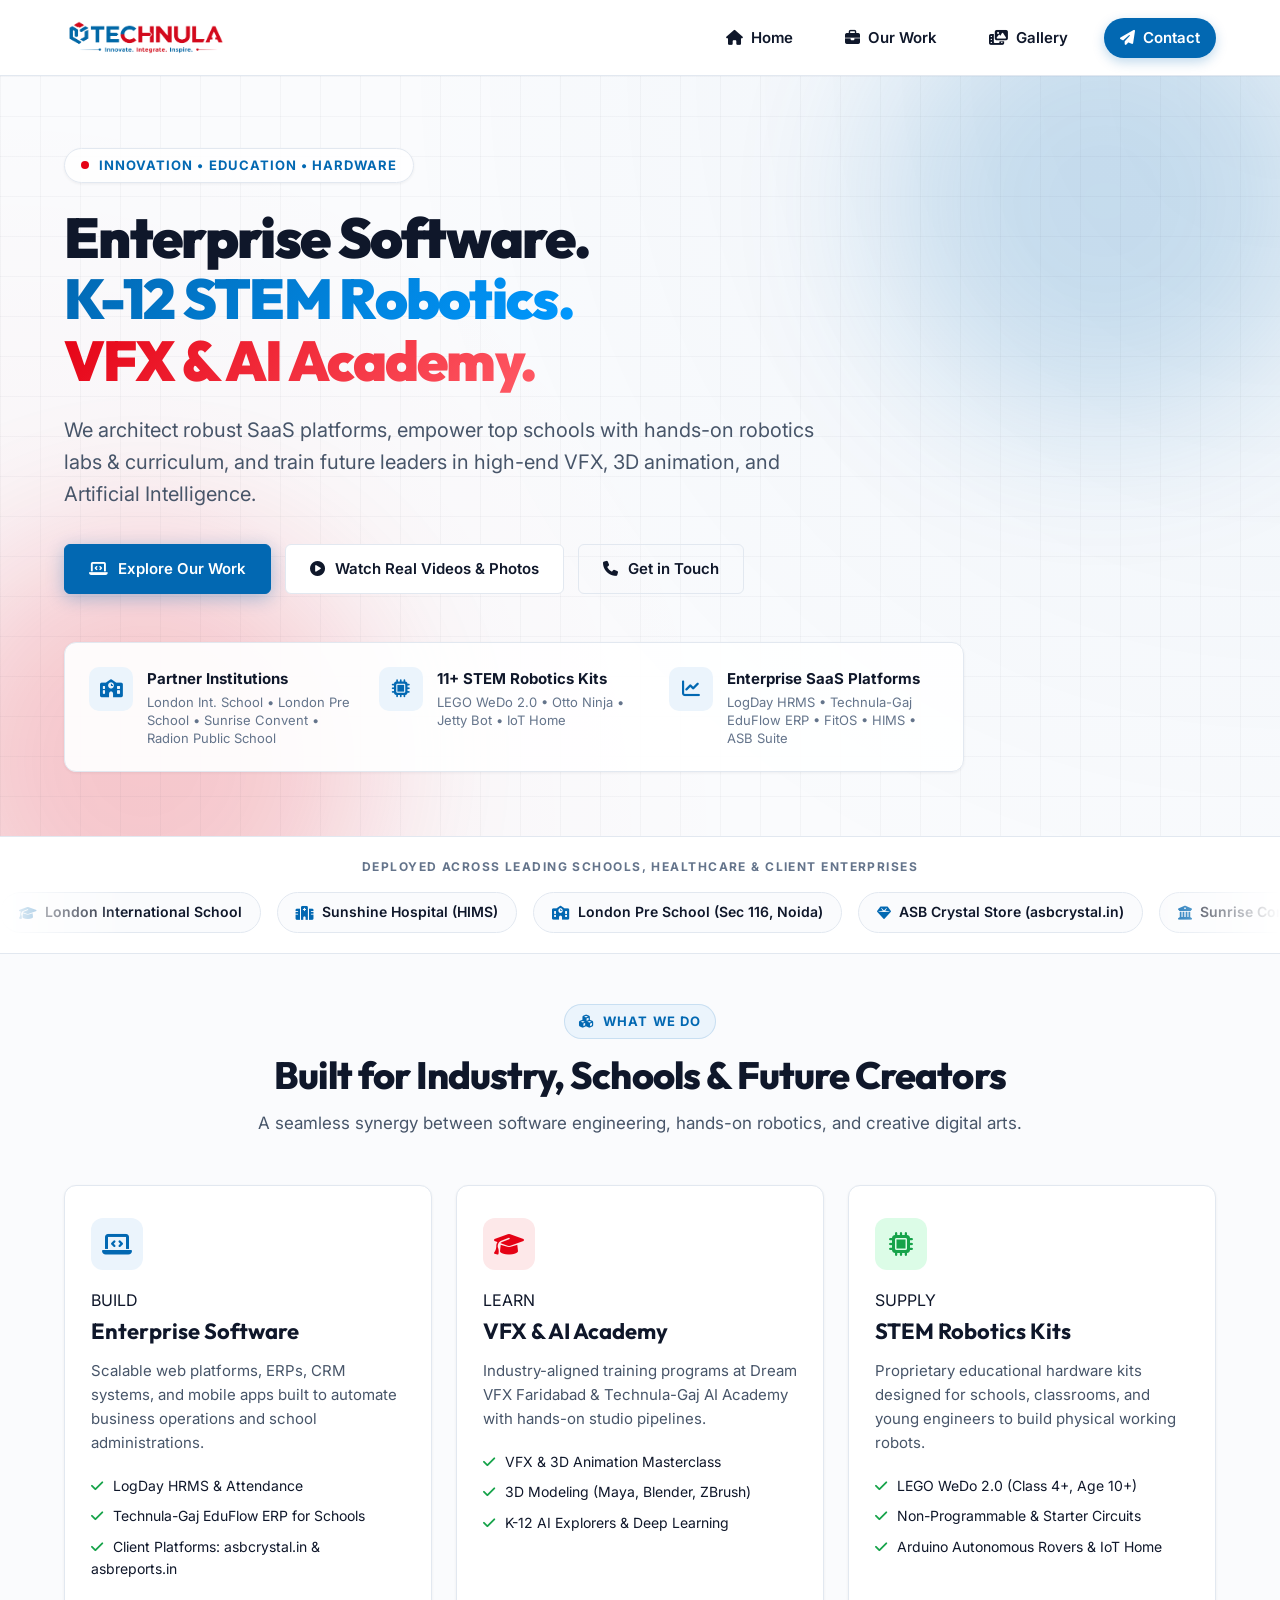
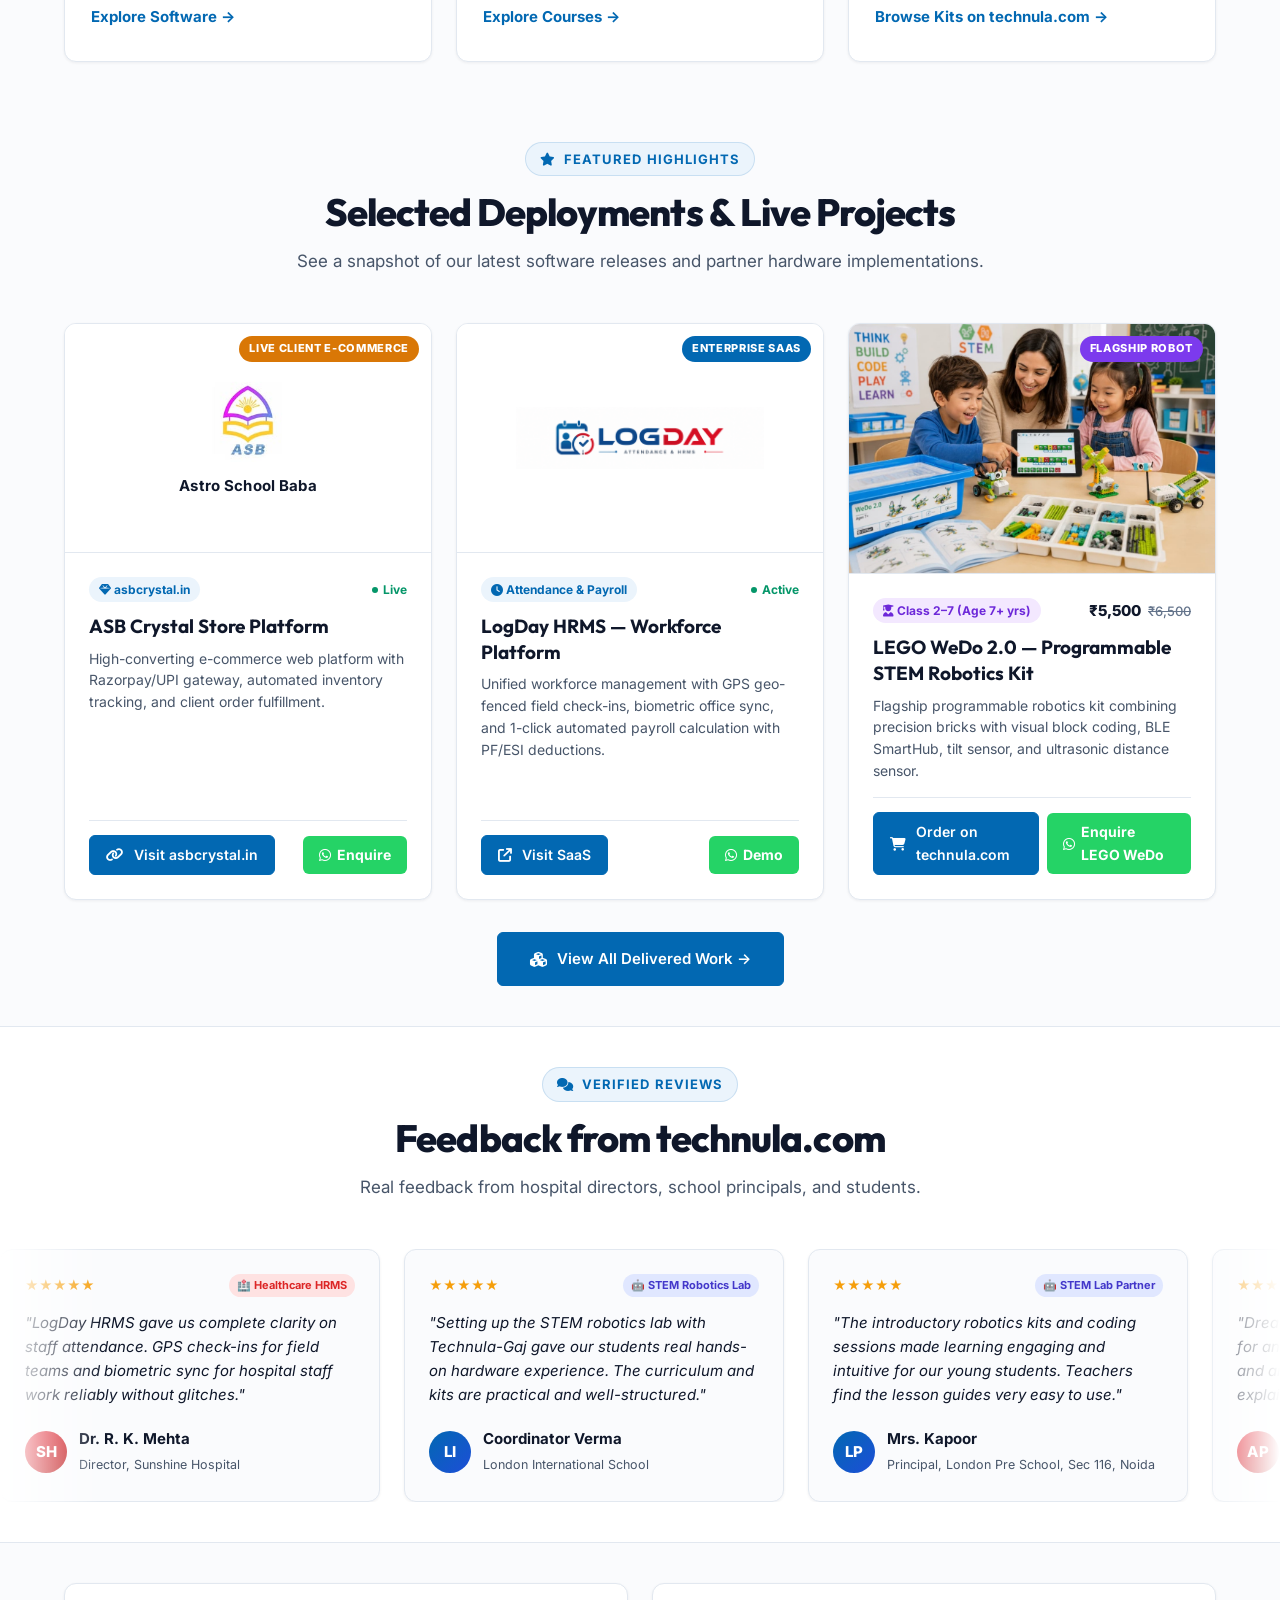
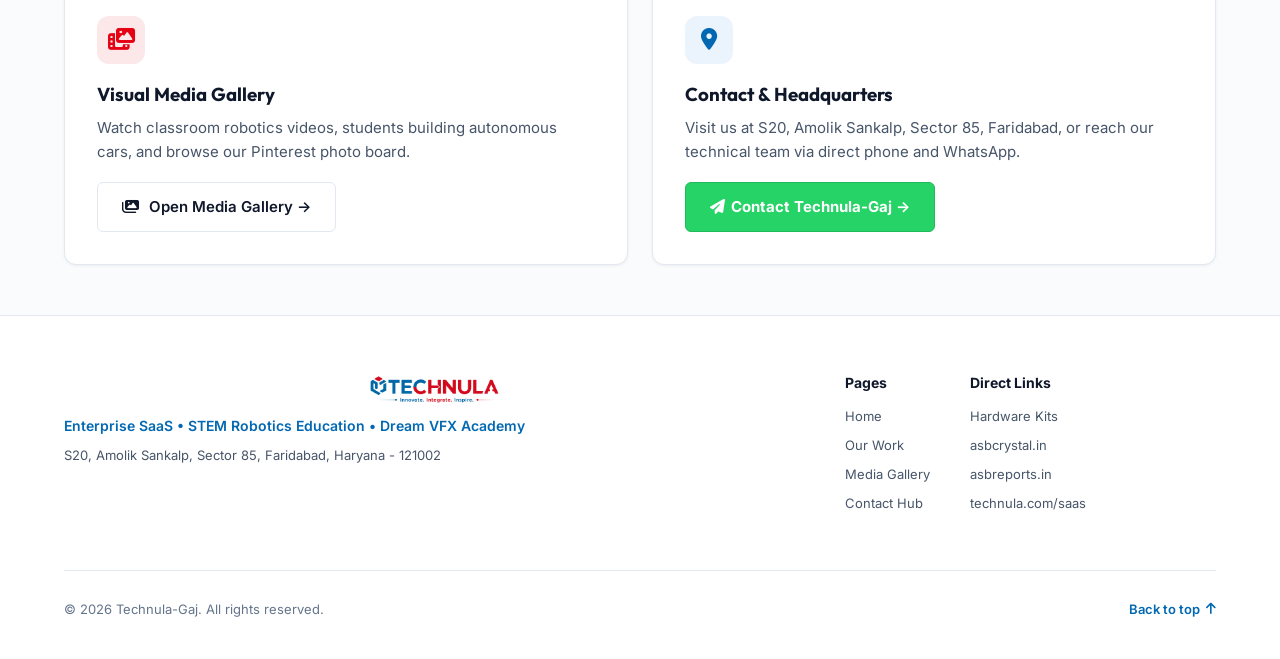
<file: index.html>
<!DOCTYPE html>
<html lang="en">
<head>
  <meta charset="UTF-8">
  <meta name="viewport" content="width=device-width, initial-scale=1.0">
  <title>Technula-Gaj | Enterprise Software, STEM Robotics &amp; VFX AI Academy</title>
  <meta name="description" content="Technula-Gaj — Leading Enterprise Software (School ERP, LogDay HRMS, FitOS, HIMS), K-12 STEM Robotics Kits, and premier VFX & AI Academy based in Faridabad, Delhi NCR.">
  <meta name="keywords" content="Technula-Gaj, School ERP, LogDay HRMS, FitOS, HIMS, STEM Robotics Kits, LEGO WeDo, Dream VFX, AI Academy, Faridabad, Delhi NCR">
  
  <meta property="og:title" content="Technula-Gaj | Enterprise Software, STEM Robotics &amp; VFX AI Academy">
  <meta property="og:description" content="Explore our enterprise software deployments, hands-on STEM robotics kits, top AI/VFX courses, classroom video gallery, and verified reviews.">
  <meta property="og:image" content="assets/technula-lockup-transparent.png">
  <meta property="og:type" content="website">

  <link rel="icon" type="image/png" href="assets/favicon.png?v=3">
  <link rel="apple-touch-icon" href="assets/apple-touch-icon.png">

  <!-- Google Fonts: Inter & Outfit -->
  <link rel="preconnect" href="https://fonts.googleapis.com">
  <link rel="preconnect" href="https://fonts.gstatic.com" crossorigin>
  <link href="https://fonts.googleapis.com/css2?family=Inter:wght@300;400;500;600;700;800&family=Outfit:wght@500;600;700;800;900&display=swap" rel="stylesheet">
  <link rel="stylesheet" href="https://cdnjs.cloudflare.com/ajax/libs/font-awesome/6.5.1/css/all.min.css" crossorigin="anonymous">
  <link rel="stylesheet" href="styles.css">
</head>
<body id="top">

  <!-- ==========================================================================
       Header & Navigation (Exactly 3 Distinct Pages: Our Work, Gallery, Contact)
       ========================================================================== -->
  <header class="site-header" id="siteHeader">
    <div class="container header-container">
      <a href="index.html" class="brand-link" aria-label="Technula-Gaj Home">
        <img src="assets/technula-lockup-transparent.png" alt="Technula-Gaj" class="brand-logo" width="168" height="42">
      </a>

      <!-- Desktop Navigation -->
      <nav class="nav-desktop" aria-label="Primary navigation">
        <a href="index.html" class="nav-link active home-nav-link"><i class="fa-solid fa-house"></i> Home</a>
        <a href="work.html" class="nav-link"><i class="fa-solid fa-briefcase"></i> Our Work</a>
        <a href="gallery.html" class="nav-link"><i class="fa-solid fa-photo-film"></i> Gallery</a>
        <a href="contact.html" class="nav-link nav-btn-highlight"><i class="fa-solid fa-paper-plane"></i> Contact</a>
      </nav>

      <!-- Accessible Mobile Menu Toggle Button -->
      <button type="button" class="menu-toggle" id="menuToggle" aria-expanded="false" aria-controls="mobileNav" aria-label="Toggle navigation menu">
        <span class="menu-toggle-icon"></span>
      </button>
    </div>

    <!-- Mobile Dropdown Navigation -->
    <nav class="nav-mobile" id="mobileNav" aria-label="Mobile navigation">
      <a href="index.html" class="nav-link active home-nav-link"><i class="fa-solid fa-house"></i> Home</a>
      <a href="work.html" class="nav-link"><i class="fa-solid fa-briefcase"></i> Our Work</a>
      <a href="gallery.html" class="nav-link"><i class="fa-solid fa-photo-film"></i> Gallery</a>
      <a href="contact.html" class="nav-link"><i class="fa-solid fa-paper-plane"></i> Contact</a>
    </nav>
  </header>

  <main>
    <!-- ==========================================================================
         Hero Section (Engaging, Animated, Dynamic, High-Tech Credibility)
         ========================================================================== -->
    <section class="hero-section">
      <div class="hero-bg-effects" aria-hidden="true">
        <div class="hero-glow glow-blue"></div>
        <div class="hero-glow glow-red"></div>
        <div class="hero-grid-mesh"></div>
      </div>

      <div class="container hero-container">
        <div class="hero-content">
          <div class="hero-tagline-badge">
            <span class="pulse-indicator"></span>
            <span>INNOVATION • EDUCATION • HARDWARE</span>
          </div>
          
          <h1 class="hero-title">
            Enterprise Software. <br>
            <span class="text-gradient-blue">K-12 STEM Robotics.</span> <br>
            <span class="text-gradient-red">VFX &amp; AI Academy.</span>
          </h1>

          <p class="hero-subtitle">
            We architect robust SaaS platforms, empower top schools with hands-on robotics labs &amp; curriculum, and train future leaders in high-end VFX, 3D animation, and Artificial Intelligence.
          </p>

          <div class="hero-actions">
            <a href="work.html" class="btn btn-primary btn-glow">
              <i class="fa-solid fa-laptop-code"></i> Explore Our Work
            </a>
            <a href="gallery.html" class="btn btn-secondary">
              <i class="fa-solid fa-circle-play"></i> Watch Real Videos &amp; Photos
            </a>
            <a href="contact.html" class="btn btn-outline">
              <i class="fa-solid fa-phone"></i> Get in Touch
            </a>
          </div>

          <!-- Credential Badges & Institutional Trust Ticker -->
          <div class="hero-trust-bar">
            <div class="trust-item">
              <span class="trust-icon"><i class="fa-solid fa-school"></i></span>
              <div class="trust-info">
                <strong>Partner Institutions</strong>
                <p>London Int. School • London Pre School • Sunrise Convent • Radion Public School</p>
              </div>
            </div>

            <div class="trust-item">
              <span class="trust-icon"><i class="fa-solid fa-microchip"></i></span>
              <div class="trust-info">
                <strong>11+ STEM Robotics Kits</strong>
                <p>LEGO WeDo 2.0 • Otto Ninja • Jetty Bot • IoT Home</p>
              </div>
            </div>

            <div class="trust-item">
              <span class="trust-icon"><i class="fa-solid fa-chart-line"></i></span>
              <div class="trust-info">
                <strong>Enterprise SaaS Platforms</strong>
                <p>LogDay HRMS • Technula-Gaj EduFlow ERP • FitOS • HIMS • ASB Suite</p>
              </div>
            </div>
          </div>
        </div>
      </div>
    </section>

    <!-- ==========================================================================
         Client & Partner Brand Marquee
         ========================================================================== -->
    <div class="partner-marquee-section" aria-label="Trusted by Schools and Organizations">
      <div class="container">
        <p class="marquee-title">DEPLOYED ACROSS LEADING SCHOOLS, HEALTHCARE &amp; CLIENT ENTERPRISES</p>
      </div>
      <div class="marquee-wrapper">
        <div class="marquee-track">
          <!-- Marquee items set 1 -->
          <div class="marquee-logo-badge"><i class="fa-solid fa-graduation-cap"></i> London International School</div>
          <div class="marquee-logo-badge"><i class="fa-solid fa-hospital"></i> Sunshine Hospital (HIMS)</div>
          <div class="marquee-logo-badge"><i class="fa-solid fa-school"></i> London Pre School (Sec 116, Noida)</div>
          <div class="marquee-logo-badge"><i class="fa-solid fa-gem"></i> ASB Crystal Store (asbcrystal.in)</div>
          <div class="marquee-logo-badge"><i class="fa-solid fa-building-columns"></i> Sunrise Convent Sr. Sec. School</div>
          <div class="marquee-logo-badge"><i class="fa-solid fa-chart-pie"></i> ASB Reports (asbreports.in)</div>
          <div class="marquee-logo-badge"><i class="fa-solid fa-shapes"></i> AGPK Academy</div>
          <div class="marquee-logo-badge"><i class="fa-solid fa-chalkboard-user"></i> Radion Public School</div>
          <div class="marquee-logo-badge"><i class="fa-solid fa-user-clock"></i> LogDay HRMS SaaS</div>
          <div class="marquee-logo-badge"><i class="fa-solid fa-dumbbell"></i> FitOS Gym Management</div>

          <!-- Marquee items set 2 (duplicate for seamless loop) -->
          <div class="marquee-logo-badge"><i class="fa-solid fa-graduation-cap"></i> London International School</div>
          <div class="marquee-logo-badge"><i class="fa-solid fa-hospital"></i> Sunshine Hospital (HIMS)</div>
          <div class="marquee-logo-badge"><i class="fa-solid fa-school"></i> London Pre School (Sec 116, Noida)</div>
          <div class="marquee-logo-badge"><i class="fa-solid fa-gem"></i> ASB Crystal Store (asbcrystal.in)</div>
          <div class="marquee-logo-badge"><i class="fa-solid fa-building-columns"></i> Sunrise Convent Sr. Sec. School</div>
          <div class="marquee-logo-badge"><i class="fa-solid fa-chart-pie"></i> ASB Reports (asbreports.in)</div>
          <div class="marquee-logo-badge"><i class="fa-solid fa-shapes"></i> AGPK Academy</div>
          <div class="marquee-logo-badge"><i class="fa-solid fa-chalkboard-user"></i> Radion Public School</div>
          <div class="marquee-logo-badge"><i class="fa-solid fa-user-clock"></i> LogDay HRMS SaaS</div>
          <div class="marquee-logo-badge"><i class="fa-solid fa-dumbbell"></i> FitOS Gym Management</div>
        </div>
      </div>
    </div>

    <!-- ==========================================================================
         THREE CORE PILLARS OVERVIEW
         ========================================================================== -->
    <section class="section" style="padding-top: 50px; padding-bottom: 40px;">
      <div class="container">
        <div class="section-header-center">
          <span class="section-badge"><i class="fa-solid fa-cubes"></i> WHAT WE DO</span>
          <h2 class="section-title">Built for Industry, Schools &amp; Future Creators</h2>
          <p class="section-subtitle">A seamless synergy between software engineering, hands-on robotics, and creative digital arts.</p>
        </div>

        <div class="grid-3">
          <!-- Pillar 1 -->
          <div class="pillar-card">
            <div class="pillar-icon icon-blue"><i class="fa-solid fa-laptop-code"></i></div>
            <span class="division-badge">BUILD</span>
            <h3 class="pillar-title">Enterprise Software</h3>
            <p class="pillar-text">Scalable web platforms, ERPs, CRM systems, and mobile apps built to automate business operations and school administrations.</p>
            <ul class="pillar-list">
              <li><i class="fa-solid fa-check"></i> LogDay HRMS &amp; Attendance</li>
              <li><i class="fa-solid fa-check"></i> Technula-Gaj EduFlow ERP for Schools</li>
              <li><i class="fa-solid fa-check"></i> Client Platforms: asbcrystal.in &amp; asbreports.in</li>
            </ul>
            <a href="work.html" class="pillar-link">Explore Software &rarr;</a>
          </div>

          <!-- Pillar 2 -->
          <div class="pillar-card">
            <div class="pillar-icon icon-red"><i class="fa-solid fa-graduation-cap"></i></div>
            <span class="division-badge">LEARN</span>
            <h3 class="pillar-title">VFX &amp; AI Academy</h3>
            <p class="pillar-text">Industry-aligned training programs at Dream VFX Faridabad &amp; Technula-Gaj AI Academy with hands-on studio pipelines.</p>
            <ul class="pillar-list">
              <li><i class="fa-solid fa-check"></i> VFX &amp; 3D Animation Masterclass</li>
              <li><i class="fa-solid fa-check"></i> 3D Modeling (Maya, Blender, ZBrush)</li>
              <li><i class="fa-solid fa-check"></i> K-12 AI Explorers &amp; Deep Learning</li>
            </ul>
            <a href="work.html" class="pillar-link">Explore Courses &rarr;</a>
          </div>

          <!-- Pillar 3 -->
          <div class="pillar-card">
            <div class="pillar-icon icon-green"><i class="fa-solid fa-microchip"></i></div>
            <span class="division-badge">SUPPLY</span>
            <h3 class="pillar-title">STEM Robotics Kits</h3>
            <p class="pillar-text">Proprietary educational hardware kits designed for schools, classrooms, and young engineers to build physical working robots.</p>
            <ul class="pillar-list">
              <li><i class="fa-solid fa-check"></i> LEGO WeDo 2.0 (Class 4+, Age 10+)</li>
              <li><i class="fa-solid fa-check"></i> Non-Programmable &amp; Starter Circuits</li>
              <li><i class="fa-solid fa-check"></i> Arduino Autonomous Rovers &amp; IoT Home</li>
            </ul>
            <a href="https://technula.com/academy/kits" target="_blank" rel="noopener noreferrer" class="pillar-link">Browse Kits on technula.com &rarr;</a>
          </div>
        </div>
      </div>
    </section>

    <!-- ==========================================================================
         HIGHLIGHTED DELIVERABLES PREVIEW
         ========================================================================== -->
    <section class="section" style="background: var(--color-bg-page); padding-top: 40px; padding-bottom: 40px;">
      <div class="container">
        <div class="section-header-center">
          <span class="section-badge"><i class="fa-solid fa-star"></i> FEATURED HIGHLIGHTS</span>
          <h2 class="section-title">Selected Deployments &amp; Live Projects</h2>
          <p class="section-subtitle">See a snapshot of our latest software releases and partner hardware implementations.</p>
        </div>

        <div class="cards-grid grid-3">
          <!-- Featured 1: ASB Crystal Store -->
          <article class="showcase-card software-card">
            <div class="card-image-box asb-cover">
              <div class="custom-client-logo-box">
                <div class="logo-fitted-wrap asb-wrap">
                  <img src="assets/asblogo.jpg" alt="ASB Logo" class="brand-preview-logo">
                </div>
                <span class="client-name">Astro School Baba</span>
              </div>
              <span class="card-floating-badge badge-client">Live Client E-Commerce</span>
            </div>
            <div class="card-content">
              <div class="card-meta-line">
                <span class="tag-pill"><i class="fa-solid fa-gem"></i> asbcrystal.in</span>
                <span class="status-live"><span class="dot"></span> Live</span>
              </div>
              <h3 class="item-title">ASB Crystal Store Platform</h3>
              <p class="item-description">
                High-converting e-commerce web platform with Razorpay/UPI gateway, automated inventory tracking, and client order fulfillment.
              </p>
              <div class="card-action-bar">
                <a href="https://asbcrystal.in" target="_blank" rel="noopener noreferrer" class="btn btn-sm btn-primary">
                  <i class="fa-solid fa-link"></i> Visit asbcrystal.in
                </a>
                <a href="https://wa.me/919990911093?text=Hello%20Technula-Gaj!%20I%20saw%20your%20work%20on%20ASB%20Crystal%20Store%20(asbcrystal.in).%20I%20want%20to%20develop%20a%20similar%20high-converting%20e-commerce%20web%20platform%20for%20my%20brand." target="_blank" rel="noopener noreferrer" class="btn btn-sm whatsapp-cta-btn">
                  <i class="fa-brands fa-whatsapp"></i> Enquire
                </a>
              </div>
            </div>
          </article>

          <!-- Featured 2: LogDay HRMS -->
          <article class="showcase-card software-card">
            <div class="card-image-box contain-logo">
              <img src="assets/work-logday.png" alt="LogDay HRMS Platform" loading="lazy">
              <span class="card-floating-badge badge-saas">Enterprise SaaS</span>
            </div>
            <div class="card-content">
              <div class="card-meta-line">
                <span class="tag-pill"><i class="fa-solid fa-clock"></i> Attendance &amp; Payroll</span>
                <span class="status-live"><span class="dot"></span> Active</span>
              </div>
              <h3 class="item-title">LogDay HRMS — Workforce Platform</h3>
              <p class="item-description">
                Unified workforce management with GPS geo-fenced field check-ins, biometric office sync, and 1-click automated payroll calculation with PF/ESI deductions.
              </p>
              <div class="card-action-bar">
                <a href="https://technula.com/saas" target="_blank" rel="noopener noreferrer" class="btn btn-sm btn-primary">
                  <i class="fa-solid fa-arrow-up-right-from-square"></i> Visit SaaS
                </a>
                <a href="https://wa.me/919990911093?text=Hello%20Technula-Gaj!%20I%20would%20like%20to%20schedule%20a%201-on-1%20live%20demo%20for%20LogDay%20HRMS%20(Attendance%20%26%20Payroll%20SaaS).%20Please%20share%20available%20slots%20and%20pricing." target="_blank" rel="noopener noreferrer" class="btn btn-sm whatsapp-cta-btn">
                  <i class="fa-brands fa-whatsapp"></i> Demo
                </a>
              </div>
            </div>
          </article>

          <!-- Featured 3: LEGO WeDo 2.0 Kit -->
          <article class="showcase-card kit-card">
            <div class="card-image-box kit-image-box bg-light-clean">
              <img src="assets/kit-lego-wedo.jpg" alt="LEGO WeDo 2.0 — Programmable STEM Robotics Kit" class="fit-cover-wedo" loading="lazy">
              <span class="card-floating-badge badge-kit">Flagship Robot</span>
            </div>
            <div class="card-content">
              <div class="card-meta-line">
                <span class="tag-pill tag-age"><i class="fa-solid fa-user-graduate"></i> Class 2–7 (Age 7+ yrs)</span>
                <span class="price-pill">₹5,500 <del>₹6,500</del></span>
              </div>
              <h3 class="item-title">LEGO WeDo 2.0 — Programmable STEM Robotics Kit</h3>
              <p class="item-description">
                Flagship programmable robotics kit combining precision bricks with visual block coding, BLE SmartHub, tilt sensor, and ultrasonic distance sensor.
              </p>
              <div class="card-action-bar">
                <a href="https://technula.com/academy/kits" target="_blank" rel="noopener noreferrer" class="btn btn-sm btn-primary">
                  <i class="fa-solid fa-cart-shopping"></i> Order on technula.com
                </a>
                <a href="https://wa.me/919990911093?text=Hello%20Technula-Gaj!%20I%20want%20to%20enquire%20about%20the%20LEGO%20WeDo%202.0%20Programmable%20STEM%20Robotics%20Kit%20(Class%202-7).%20Please%20share%20pricing%20and%20curriculum." target="_blank" rel="noopener noreferrer" class="btn btn-sm whatsapp-cta-btn">
                  <i class="fa-brands fa-whatsapp"></i> Enquire LEGO WeDo
                </a>
              </div>
            </div>
          </article>
        </div>

        <div style="text-align: center; margin-top: 32px;">
          <a href="work.html" class="btn btn-primary" style="padding: 14px 32px;">
            <i class="fa-solid fa-cubes"></i> View All Delivered Work &rarr;
          </a>
        </div>
      </div>
    </section>

    <!-- ==========================================================================
         REVIEWS SLIDER (Continuous Marquee from technula.com)
         ========================================================================== -->
    <section class="section testimonials-section">
      <div class="container">
        <div class="section-header-center">
          <span class="section-badge"><i class="fa-solid fa-comments"></i> VERIFIED REVIEWS</span>
          <h2 class="section-title">Feedback from technula.com</h2>
          <p class="section-subtitle">Real feedback from hospital directors, school principals, and students.</p>
        </div>
      </div>

      <div class="testimonial-slider-container">
        <div class="testimonial-track">
          <!-- Testimonial 1 -->
          <article class="testimonial-card">
            <div class="testimonial-header">
              <div class="rating-stars">★★★★★</div>
              <span class="testimonial-tag tag-healthcare">🏥 Healthcare HRMS</span>
            </div>
            <p class="testimonial-quote">
              "LogDay HRMS gave us complete clarity on staff attendance. GPS check-ins for field teams and biometric sync for hospital staff work reliably without glitches."
            </p>
            <div class="testimonial-author">
              <div class="author-avatar avatar-red">SH</div>
              <div class="author-details">
                <strong>Dr. R. K. Mehta</strong>
                <span>Director, Sunshine Hospital</span>
              </div>
            </div>
          </article>

          <!-- Testimonial 2 -->
          <article class="testimonial-card">
            <div class="testimonial-header">
              <div class="rating-stars">★★★★★</div>
              <span class="testimonial-tag tag-academy">🤖 STEM Robotics Lab</span>
            </div>
            <p class="testimonial-quote">
              "Setting up the STEM robotics lab with Technula-Gaj gave our students real hands-on hardware experience. The curriculum and kits are practical and well-structured."
            </p>
            <div class="testimonial-author">
              <div class="author-avatar avatar-blue">LI</div>
              <div class="author-details">
                <strong>Coordinator Verma</strong>
                <span>London International School</span>
              </div>
            </div>
          </article>

          <!-- Testimonial 3 -->
          <article class="testimonial-card">
            <div class="testimonial-header">
              <div class="rating-stars">★★★★★</div>
              <span class="testimonial-tag tag-academy">🤖 STEM Lab Partner</span>
            </div>
            <p class="testimonial-quote">
              "The introductory robotics kits and coding sessions made learning engaging and intuitive for our young students. Teachers find the lesson guides very easy to use."
            </p>
            <div class="testimonial-author">
              <div class="author-avatar avatar-blue">LP</div>
              <div class="author-details">
                <strong>Mrs. Kapoor</strong>
                <span>Principal, London Pre School, Sec 116, Noida</span>
              </div>
            </div>
          </article>

          <!-- Testimonial 4 -->
          <article class="testimonial-card">
            <div class="testimonial-header">
              <div class="rating-stars">★★★★★</div>
              <span class="testimonial-tag tag-vfx">🎬 Animation &amp; VFX</span>
            </div>
            <p class="testimonial-quote">
              "Dream VFX is hands down the best institute for anyone serious about a career in editing and animation. The faculty is supportive and explains complex VFX concepts clearly."
            </p>
            <div class="testimonial-author">
              <div class="author-avatar avatar-red">AP</div>
              <div class="author-details">
                <strong>Ayush Paul</strong>
                <span>VFX &amp; Video Editing Student, Dream VFX</span>
              </div>
            </div>
          </article>

          <!-- Duplicate Set for Loop -->
          <article class="testimonial-card">
            <div class="testimonial-header">
              <div class="rating-stars">★★★★★</div>
              <span class="testimonial-tag tag-healthcare">🏥 Healthcare HRMS</span>
            </div>
            <p class="testimonial-quote">
              "LogDay HRMS gave us complete clarity on staff attendance. GPS check-ins for field teams and biometric sync for hospital staff work reliably without glitches."
            </p>
            <div class="testimonial-author">
              <div class="author-avatar avatar-red">SH</div>
              <div class="author-details">
                <strong>Dr. R. K. Mehta</strong>
                <span>Director, Sunshine Hospital</span>
              </div>
            </div>
          </article>

          <article class="testimonial-card">
            <div class="testimonial-header">
              <div class="rating-stars">★★★★★</div>
              <span class="testimonial-tag tag-academy">🤖 STEM Robotics Lab</span>
            </div>
            <p class="testimonial-quote">
              "Setting up the STEM robotics lab with Technula-Gaj gave our students real hands-on hardware experience. The curriculum and kits are practical and well-structured."
            </p>
            <div class="testimonial-author">
              <div class="author-avatar avatar-blue">LI</div>
              <div class="author-details">
                <strong>Coordinator Verma</strong>
                <span>London International School</span>
              </div>
            </div>
          </article>
        </div>
      </div>
    </section>

    <!-- ==========================================================================
         CALL TO ACTION: GALLERY & CONTACT HUBS
         ========================================================================== -->
    <section class="section" style="padding-top: 40px; padding-bottom: 50px;">
      <div class="container">
        <div class="grid-3" style="grid-template-columns: repeat(2, 1fr);">
          <!-- Action Box 1 -->
          <div class="portal-cta-box">
            <div class="portal-cta-icon icon-red"><i class="fa-solid fa-photo-film"></i></div>
            <h3 style="font-family: var(--font-heading); margin-bottom: 6px;">Visual Media Gallery</h3>
            <p style="color: var(--color-text-muted); font-size: 0.9375rem; margin-bottom: 18px;">
              Watch classroom robotics videos, students building autonomous cars, and browse our Pinterest photo board.
            </p>
            <a href="gallery.html" class="btn btn-secondary">
              <i class="fa-solid fa-images"></i> Open Media Gallery &rarr;
            </a>
          </div>

          <!-- Action Box 2 -->
          <div class="portal-cta-box">
            <div class="portal-cta-icon icon-blue"><i class="fa-solid fa-location-dot"></i></div>
            <h3 style="font-family: var(--font-heading); margin-bottom: 6px;">Contact &amp; Headquarters</h3>
            <p style="color: var(--color-text-muted); font-size: 0.9375rem; margin-bottom: 18px;">
              Visit us at S20, Amolik Sankalp, Sector 85, Faridabad, or reach our technical team via direct phone and WhatsApp.
            </p>
            <a href="contact.html" class="btn btn-primary whatsapp-cta-btn">
              <i class="fa-solid fa-paper-plane"></i> Contact Technula-Gaj &rarr;
            </a>
          </div>
        </div>
      </div>
    </section>
  </main>

  <!-- Footer -->
  <footer class="site-footer">
    <div class="container footer-inner">
      <div class="footer-brand">
        <img src="assets/technula-lockup-transparent.png" alt="Technula-Gaj" class="footer-logo" width="140" height="35">
        <p class="footer-divisions">Enterprise SaaS • STEM Robotics Education • Dream VFX Academy</p>
        <p class="footer-addr">S20, Amolik Sankalp, Sector 85, Faridabad, Haryana - 121002</p>
      </div>

      <div class="footer-links-group">
        <div class="footer-col">
          <strong>Pages</strong>
          <a href="index.html">Home</a>
          <a href="work.html">Our Work</a>
          <a href="gallery.html">Media Gallery</a>
          <a href="contact.html">Contact Hub</a>
        </div>
        <div class="footer-col">
          <strong>Direct Links</strong>
          <a href="https://technula.com/academy/kits" target="_blank" rel="noopener noreferrer">Hardware Kits</a>
          <a href="https://asbcrystal.in" target="_blank" rel="noopener noreferrer">asbcrystal.in</a>
          <a href="https://asbreports.in" target="_blank" rel="noopener noreferrer">asbreports.in</a>
          <a href="https://technula.com/saas" target="_blank" rel="noopener noreferrer">technula.com/saas</a>
        </div>
      </div>

      <div class="footer-bottom-line">
        <p class="footer-copy">&copy; 2026 Technula-Gaj. All rights reserved.</p>
        <a href="#top" class="back-to-top">Back to top <i class="fa-solid fa-arrow-up"></i></a>
      </div>
    </div>
  </footer>

  <script src="script.js"></script>
</body>
</html>
</file>
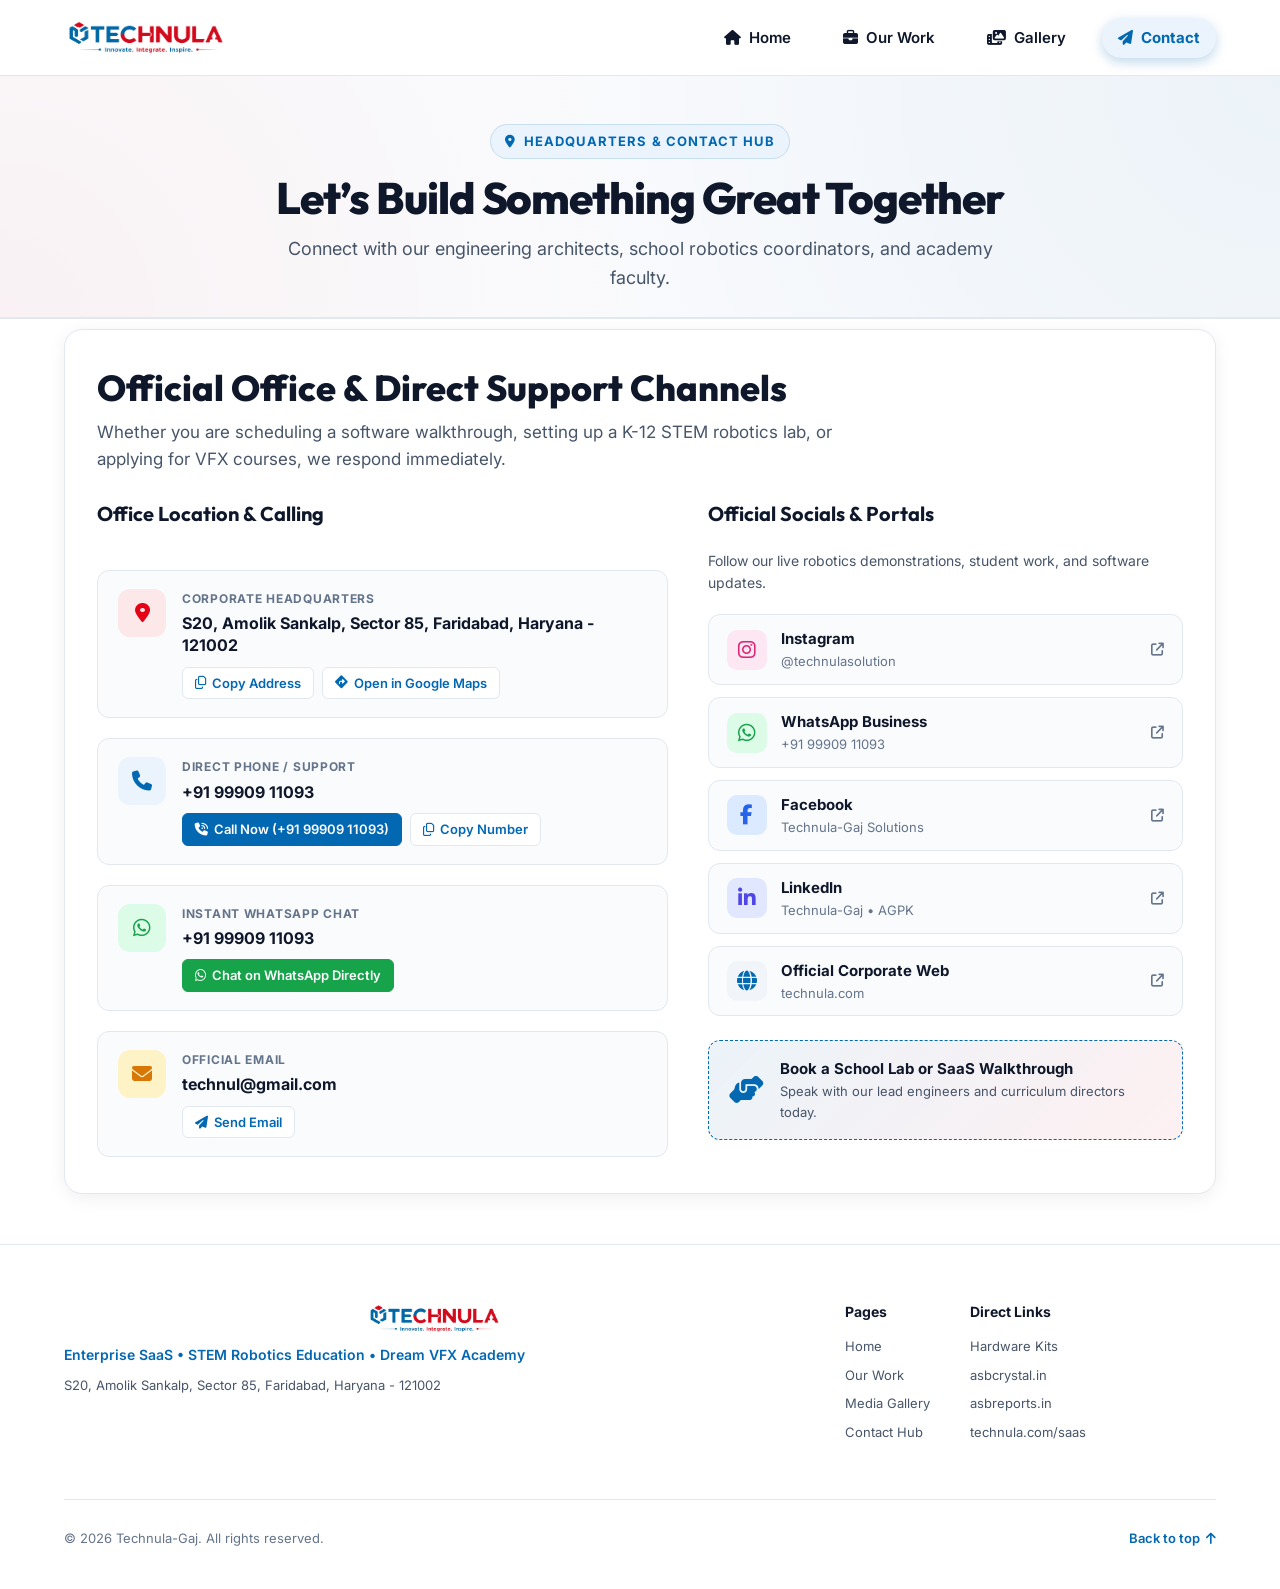
<file: contact.html>
<!DOCTYPE html>
<html lang="en">
<head>
  <meta charset="UTF-8">
  <meta name="viewport" content="width=device-width, initial-scale=1.0">
  <title>Contact Us | Technula-Gaj — Headquarters &amp; Communication Hub</title>
  <meta name="description" content="Get in touch with Technula-Gaj for enterprise SaaS deployments, K-12 STEM robotics school labs, and Dream VFX/AI Academy admissions in Faridabad, Delhi NCR.">
  <link rel="icon" type="image/png" href="assets/favicon.png?v=3">
  <link rel="apple-touch-icon" href="assets/apple-touch-icon.png">

  <!-- Fonts & Icons -->
  <link rel="preconnect" href="https://fonts.googleapis.com">
  <link rel="preconnect" href="https://fonts.gstatic.com" crossorigin>
  <link href="https://fonts.googleapis.com/css2?family=Inter:wght@300;400;500;600;700;800&family=Outfit:wght@500;600;700;800;900&display=swap" rel="stylesheet">
  <link rel="stylesheet" href="https://cdnjs.cloudflare.com/ajax/libs/font-awesome/6.5.1/css/all.min.css" crossorigin="anonymous">
  <link rel="stylesheet" href="styles.css">
</head>
<body>

  <!-- Navigation -->
  <header class="site-header" id="siteHeader">
    <div class="container header-container">
      <a href="index.html" class="brand-link" aria-label="Technula-Gaj Home">
        <img src="assets/technula-lockup-transparent.png" alt="Technula-Gaj" class="brand-logo" width="168" height="42">
      </a>

      <nav class="nav-desktop" aria-label="Primary navigation">
        <a href="index.html" class="nav-link home-nav-link"><i class="fa-solid fa-house"></i> Home</a>
        <a href="work.html" class="nav-link"><i class="fa-solid fa-briefcase"></i> Our Work</a>
        <a href="gallery.html" class="nav-link"><i class="fa-solid fa-photo-film"></i> Gallery</a>
        <a href="contact.html" class="nav-link active-nav nav-btn-highlight"><i class="fa-solid fa-paper-plane"></i> Contact</a>
      </nav>

      <button type="button" class="menu-toggle" id="menuToggle" aria-expanded="false" aria-controls="mobileNav" aria-label="Toggle navigation menu">
        <span class="menu-toggle-icon"></span>
      </button>
    </div>

    <nav class="nav-mobile" id="mobileNav" aria-label="Mobile navigation">
      <a href="index.html" class="nav-link home-nav-link"><i class="fa-solid fa-house"></i> Home</a>
      <a href="work.html" class="nav-link"><i class="fa-solid fa-briefcase"></i> Our Work</a>
      <a href="gallery.html" class="nav-link"><i class="fa-solid fa-photo-film"></i> Gallery</a>
      <a href="contact.html" class="nav-link active-nav"><i class="fa-solid fa-paper-plane"></i> Contact</a>
    </nav>
  </header>

  <main>
    <!-- Page Banner -->
    <section class="page-intro-banner">
      <div class="container">
        <span class="section-badge"><i class="fa-solid fa-location-dot"></i> HEADQUARTERS &amp; CONTACT HUB</span>
        <h1 class="page-headline">Let’s Build Something Great Together</h1>
        <p class="page-lead">
          Connect with our engineering architects, school robotics coordinators, and academy faculty.
        </p>
      </div>
    </section>

    <!-- CONTACT SECTION WITH BALANCED SPACING (NO GAP) -->
    <section class="section contact-section" style="padding-top: 10px; padding-bottom: 50px;">
      <div class="container">
        
        <div class="contact-card-wrapper">
          <div class="contact-header-box">
            <h2 class="contact-main-title">Official Office &amp; Direct Support Channels</h2>
            <p class="contact-main-desc">
              Whether you are scheduling a software walkthrough, setting up a K-12 STEM robotics lab, or applying for VFX courses, we respond immediately.
            </p>
          </div>

          <div class="contact-grid-layout">
            
            <!-- Column 1: Direct Contact Channels & Address -->
            <div class="contact-channels-card">
              <h3 class="channels-title">Office Location &amp; Calling</h3>

              <!-- Address Block -->
              <div class="contact-channel-item">
                <div class="channel-icon-circle icon-red">
                  <i class="fa-solid fa-location-dot"></i>
                </div>
                <div class="channel-text">
                  <span class="channel-label">Corporate Headquarters</span>
                  <strong class="channel-value" id="officeAddressText">S20, Amolik Sankalp, Sector 85, Faridabad, Haryana - 121002</strong>
                  <div class="channel-sub-actions">
                    <button type="button" class="action-link-btn" id="copyAddressBtn">
                      <i class="fa-regular fa-copy"></i> Copy Address
                    </button>
                    <a href="https://maps.google.com/?q=Amolik+Sankalp,+Sector+85,+Faridabad,+Haryana+121002" target="_blank" rel="noopener noreferrer" class="action-link-btn">
                      <i class="fa-solid fa-diamond-turn-right"></i> Open in Google Maps
                    </a>
                  </div>
                </div>
              </div>

              <!-- Phone Call Block -->
              <div class="contact-channel-item">
                <div class="channel-icon-circle icon-blue">
                  <i class="fa-solid fa-phone"></i>
                </div>
                <div class="channel-text">
                  <span class="channel-label">Direct Phone / Support</span>
                  <strong class="channel-value">+91 99909 11093</strong>
                  <div class="channel-sub-actions">
                    <a href="tel:+919990911093" class="action-link-btn primary-action">
                      <i class="fa-solid fa-phone-volume"></i> Call Now (+91 99909 11093)
                    </a>
                    <button type="button" class="action-link-btn" id="copyPhoneBtn">
                      <i class="fa-regular fa-copy"></i> Copy Number
                    </button>
                  </div>
                </div>
              </div>

              <!-- WhatsApp Chat Block -->
              <div class="contact-channel-item">
                <div class="channel-icon-circle icon-whatsapp">
                  <i class="fa-brands fa-whatsapp"></i>
                </div>
                <div class="channel-text">
                  <span class="channel-label">Instant WhatsApp Chat</span>
                  <strong class="channel-value">+91 99909 11093</strong>
                  <div class="channel-sub-actions">
                    <a href="https://wa.me/919990911093?text=Hi%20Technula-Gaj%2C%20I%20would%20like%20to%20discuss%20software%2C%20STEM%20robotics%20kits%20or%20courses." target="_blank" rel="noopener noreferrer" class="action-link-btn whatsapp-action">
                      <i class="fa-brands fa-whatsapp"></i> Chat on WhatsApp Directly
                    </a>
                  </div>
                </div>
              </div>

              <!-- Official Email Block (technul@gmail.com) -->
              <div class="contact-channel-item">
                <div class="channel-icon-circle icon-email">
                  <i class="fa-solid fa-envelope"></i>
                </div>
                <div class="channel-text">
                  <span class="channel-label">Official Email</span>
                  <strong class="channel-value">technul@gmail.com</strong>
                  <div class="channel-sub-actions">
                    <a href="mailto:technul@gmail.com" class="action-link-btn">
                      <i class="fa-solid fa-paper-plane"></i> Send Email
                    </a>
                  </div>
                </div>
              </div>

            </div>

            <!-- Column 2: Social Media & Official Online Portals -->
            <div class="contact-socials-card">
              <h3 class="channels-title">Official Socials &amp; Portals</h3>
              <p class="socials-desc">Follow our live robotics demonstrations, student work, and software updates.</p>

              <div class="social-links-grid">
                
                <!-- Instagram -->
                <a href="https://www.instagram.com/technulasolution/" target="_blank" rel="noopener noreferrer" class="social-tile-btn instagram-tile">
                  <div class="social-tile-icon"><i class="fa-brands fa-instagram"></i></div>
                  <div class="social-tile-info">
                    <strong>Instagram</strong>
                    <span>@technulasolution</span>
                  </div>
                  <i class="fa-solid fa-arrow-up-right-from-square tile-arrow"></i>
                </a>

                <!-- WhatsApp Business -->
                <a href="https://wa.me/919990911093" target="_blank" rel="noopener noreferrer" class="social-tile-btn whatsapp-tile">
                  <div class="social-tile-icon"><i class="fa-brands fa-whatsapp"></i></div>
                  <div class="social-tile-info">
                    <strong>WhatsApp Business</strong>
                    <span>+91 99909 11093</span>
                  </div>
                  <i class="fa-solid fa-arrow-up-right-from-square tile-arrow"></i>
                </a>

                <!-- Facebook -->
                <a href="https://www.facebook.com/Technulasolution9" target="_blank" rel="noopener noreferrer" class="social-tile-btn facebook-tile">
                  <div class="social-tile-icon"><i class="fa-brands fa-facebook-f"></i></div>
                  <div class="social-tile-info">
                    <strong>Facebook</strong>
                    <span>Technula-Gaj Solutions</span>
                  </div>
                  <i class="fa-solid fa-arrow-up-right-from-square tile-arrow"></i>
                </a>

                <!-- LinkedIn -->
                <a href="https://www.linkedin.com/company/agpk1/" target="_blank" rel="noopener noreferrer" class="social-tile-btn linkedin-tile">
                  <div class="social-tile-icon"><i class="fa-brands fa-linkedin-in"></i></div>
                  <div class="social-tile-info">
                    <strong>LinkedIn</strong>
                    <span>Technula-Gaj &bull; AGPK</span>
                  </div>
                  <i class="fa-solid fa-arrow-up-right-from-square tile-arrow"></i>
                </a>

                <!-- Main Official Website -->
                <a href="https://technula.com" target="_blank" rel="noopener noreferrer" class="social-tile-btn website-tile">
                  <div class="social-tile-icon"><i class="fa-solid fa-globe"></i></div>
                  <div class="social-tile-info">
                    <strong>Official Corporate Web</strong>
                    <span>technula.com</span>
                  </div>
                  <i class="fa-solid fa-arrow-up-right-from-square tile-arrow"></i>
                </a>

              </div>

              <!-- Quick Demo Dispatch Banner -->
              <a href="https://wa.me/919990911093?text=Hello%20Technula-Gaj!%20I%20would%20like%20to%20book%20a%20STEM%20Robotics%20Lab%20or%20SaaS%20walkthrough." target="_blank" rel="noopener noreferrer" class="consultation-banner" style="text-decoration:none; color:inherit; cursor:pointer;">
                <div class="banner-icon"><i class="fa-solid fa-handshake-angle"></i></div>
                <div>
                  <strong>Book a School Lab or SaaS Walkthrough</strong>
                  <p>Speak with our lead engineers and curriculum directors today.</p>
                </div>
              </a>
            </div>

          </div>

        </div>

      </div>
    </section>
  </main>

  <!-- Toast Notification for Copy Actions -->
  <div class="toast-popup" id="toastNotice" role="status" aria-live="polite"></div>

  <!-- Footer -->
  <footer class="site-footer">
    <div class="container footer-inner">
      <div class="footer-brand">
        <img src="assets/technula-lockup-transparent.png" alt="Technula-Gaj" class="footer-logo" width="140" height="35">
        <p class="footer-divisions">Enterprise SaaS • STEM Robotics Education • Dream VFX Academy</p>
        <p class="footer-addr">S20, Amolik Sankalp, Sector 85, Faridabad, Haryana - 121002</p>
      </div>

      <div class="footer-links-group">
        <div class="footer-col">
          <strong>Pages</strong>
          <a href="index.html">Home</a>
          <a href="work.html">Our Work</a>
          <a href="gallery.html">Media Gallery</a>
          <a href="contact.html">Contact Hub</a>
        </div>
        <div class="footer-col">
          <strong>Direct Links</strong>
          <a href="https://technula.com/academy/kits" target="_blank" rel="noopener noreferrer">Hardware Kits</a>
          <a href="https://asbcrystal.in" target="_blank" rel="noopener noreferrer">asbcrystal.in</a>
          <a href="https://asbreports.in" target="_blank" rel="noopener noreferrer">asbreports.in</a>
          <a href="https://technula.com/saas" target="_blank" rel="noopener noreferrer">technula.com/saas</a>
        </div>
      </div>

      <div class="footer-bottom-line">
        <p class="footer-copy">&copy; 2026 Technula-Gaj. All rights reserved.</p>
        <a href="#top" class="back-to-top">Back to top <i class="fa-solid fa-arrow-up"></i></a>
      </div>
    </div>
  </footer>

  <script src="script.js"></script>
</body>
</html>
</file>
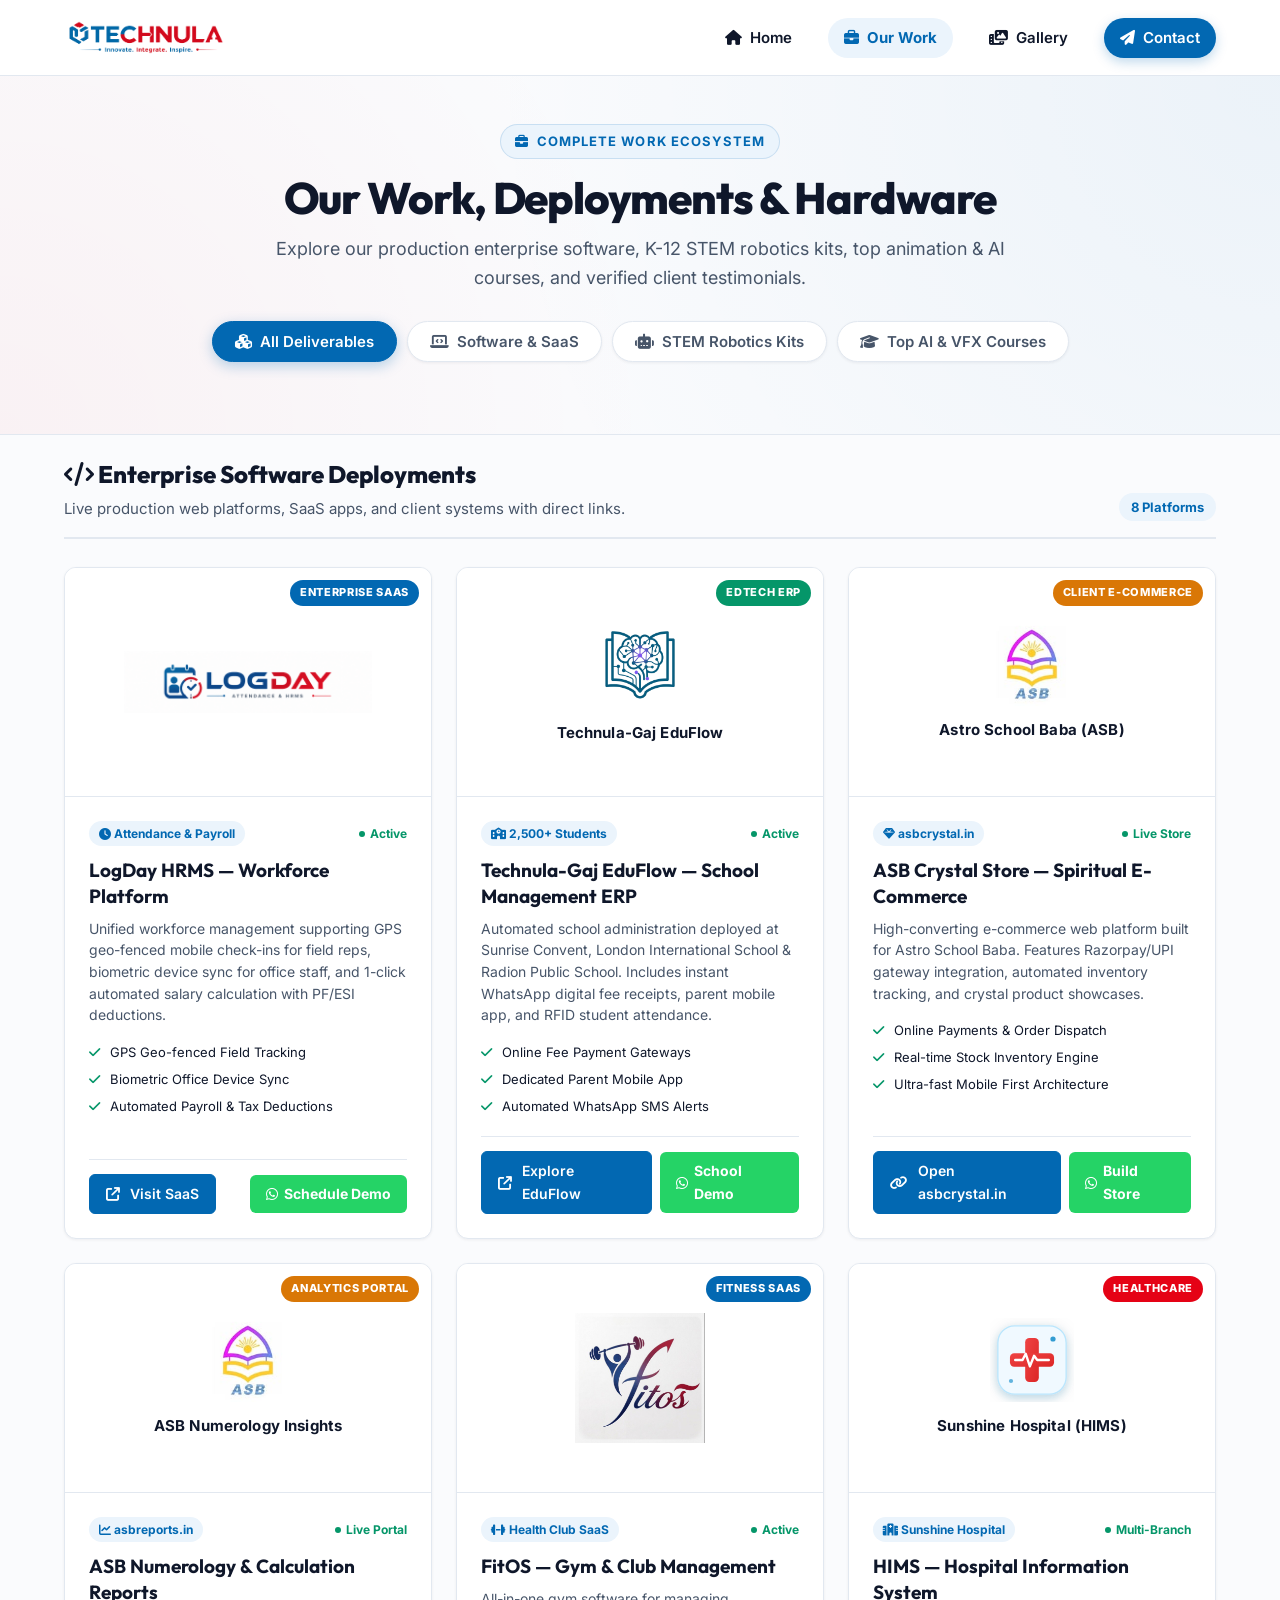
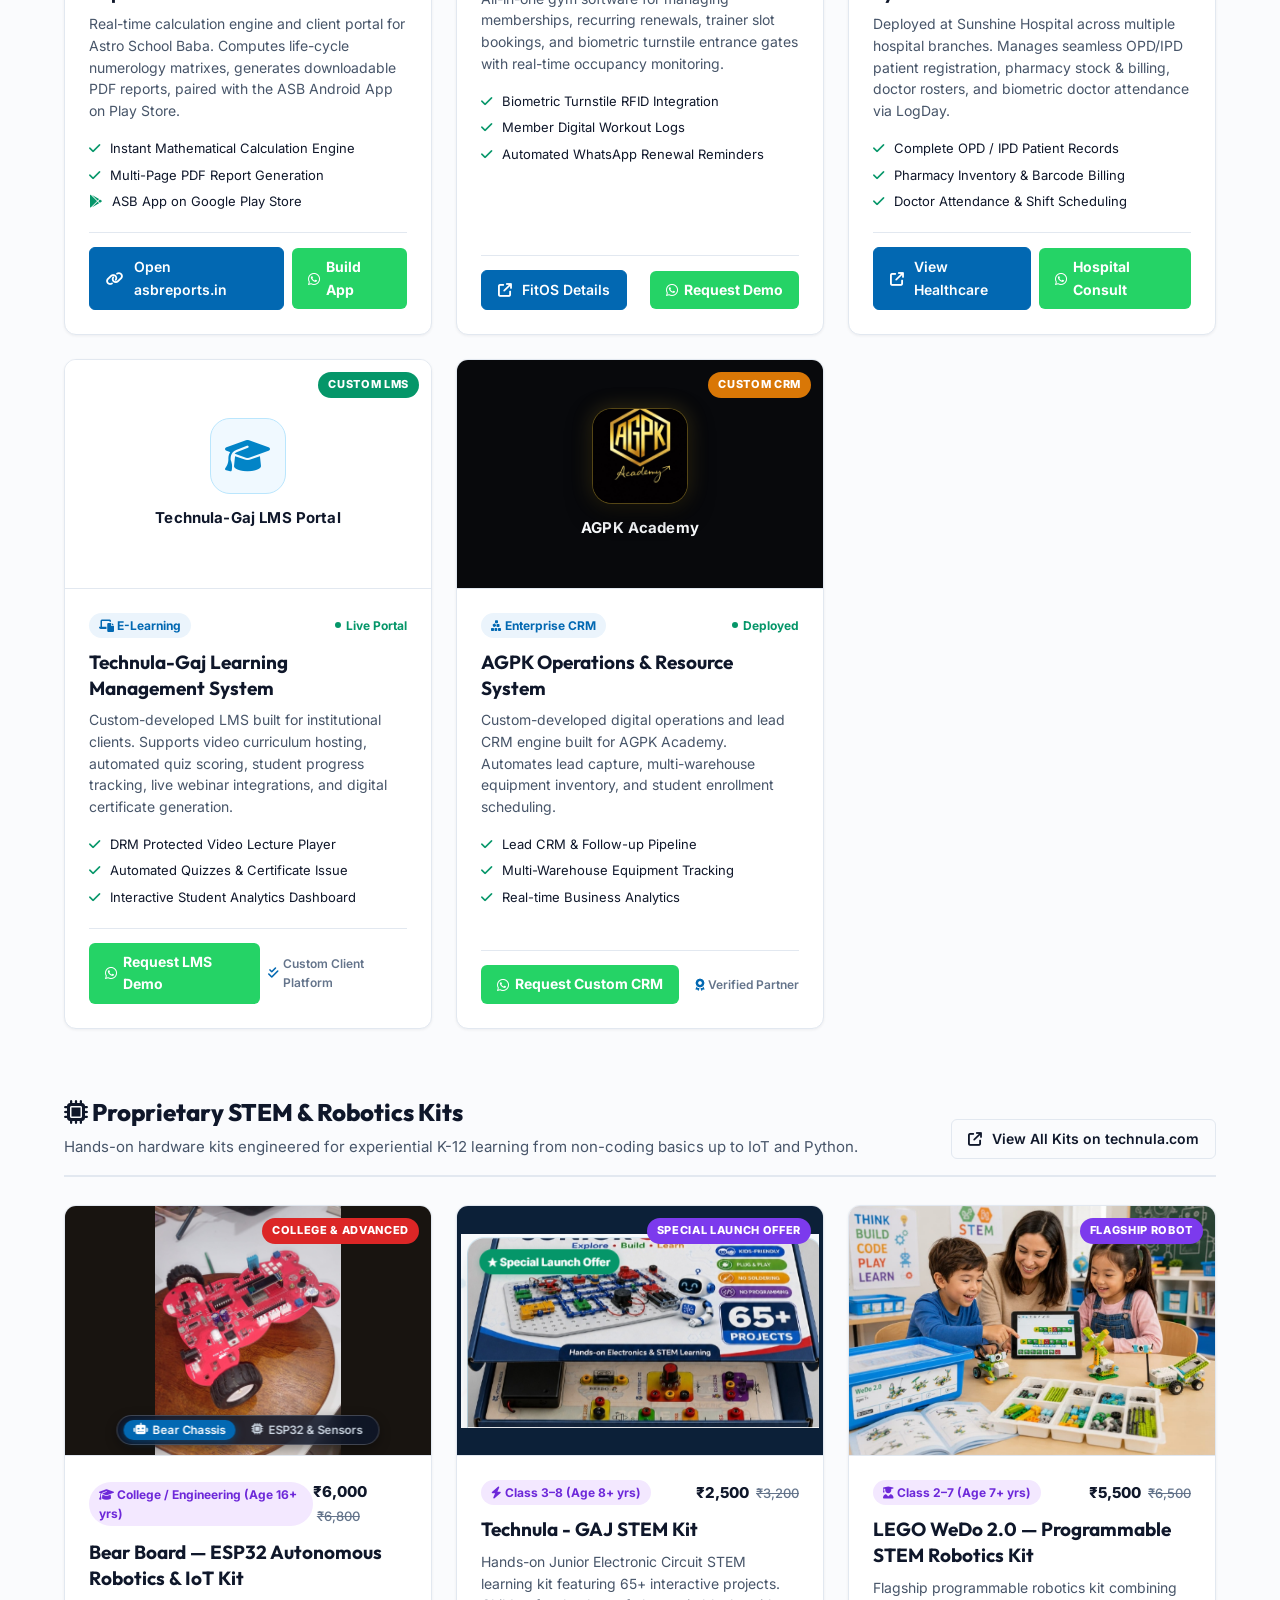
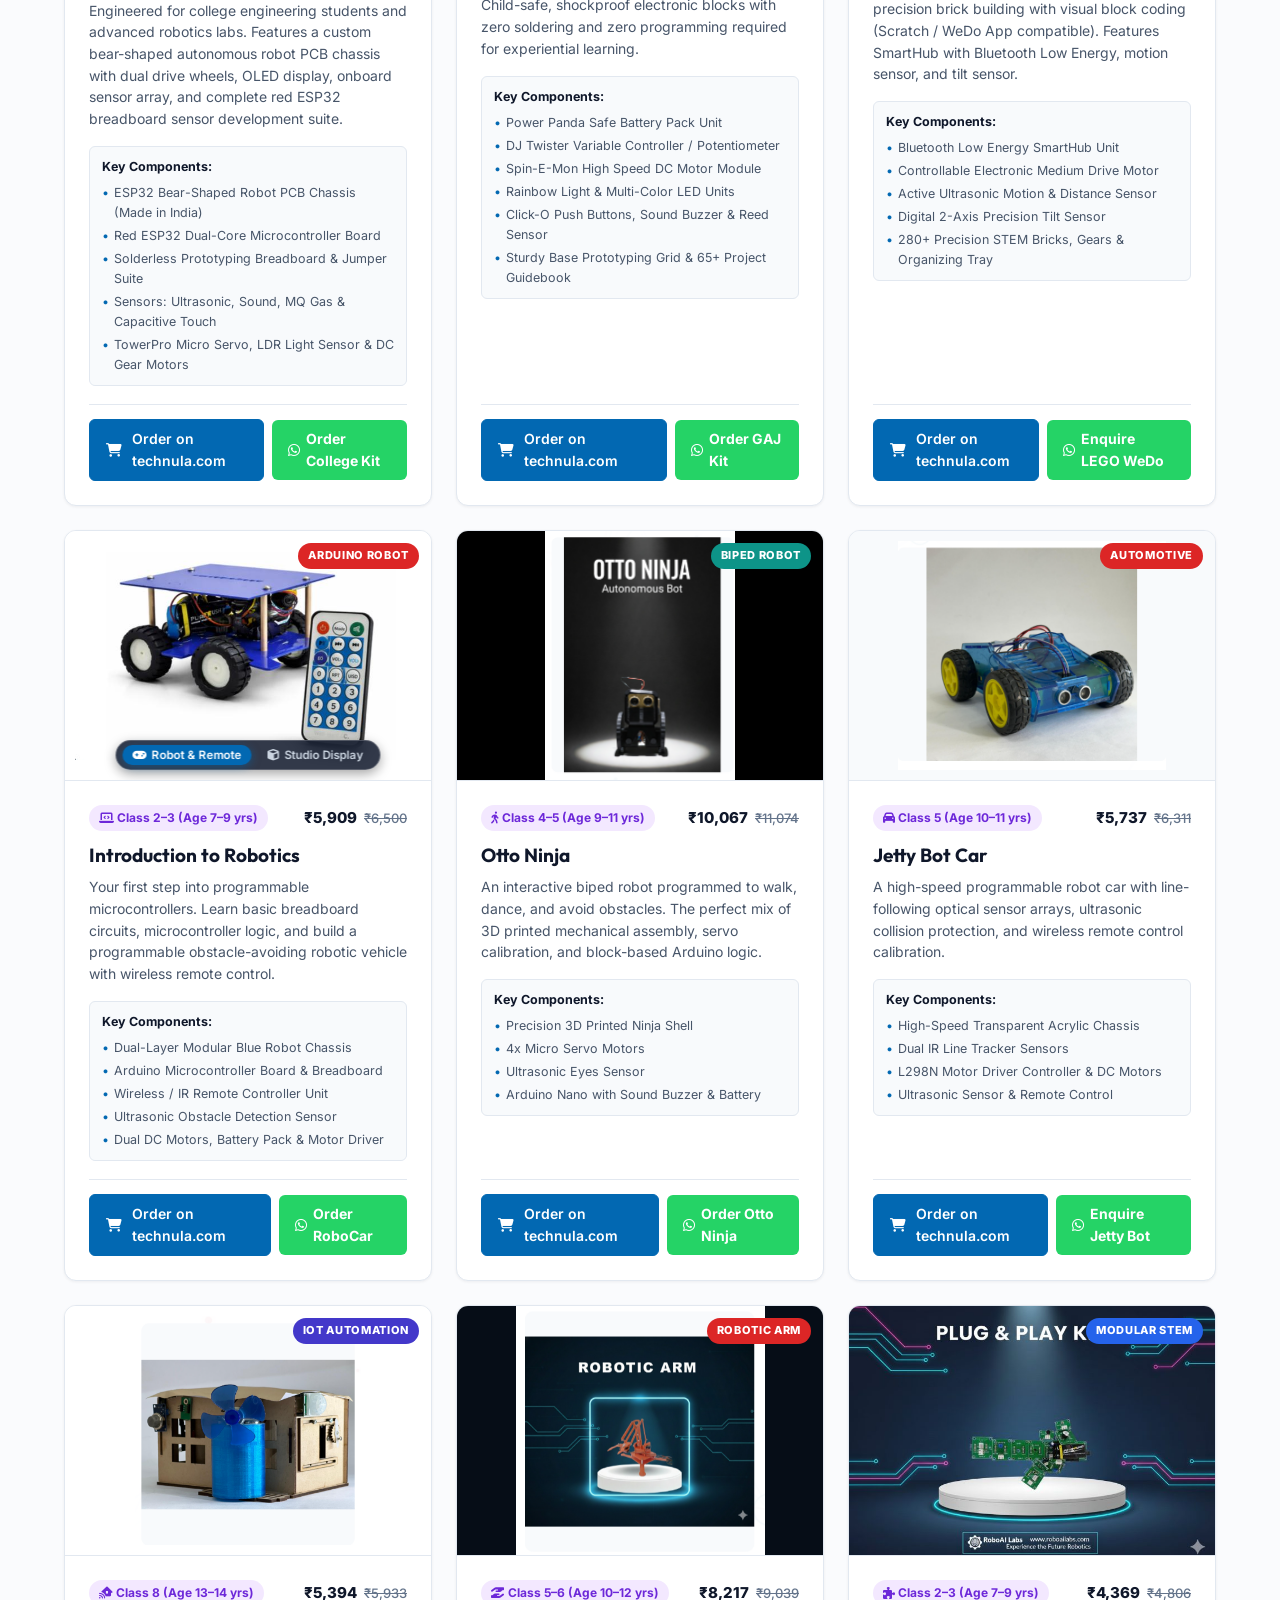
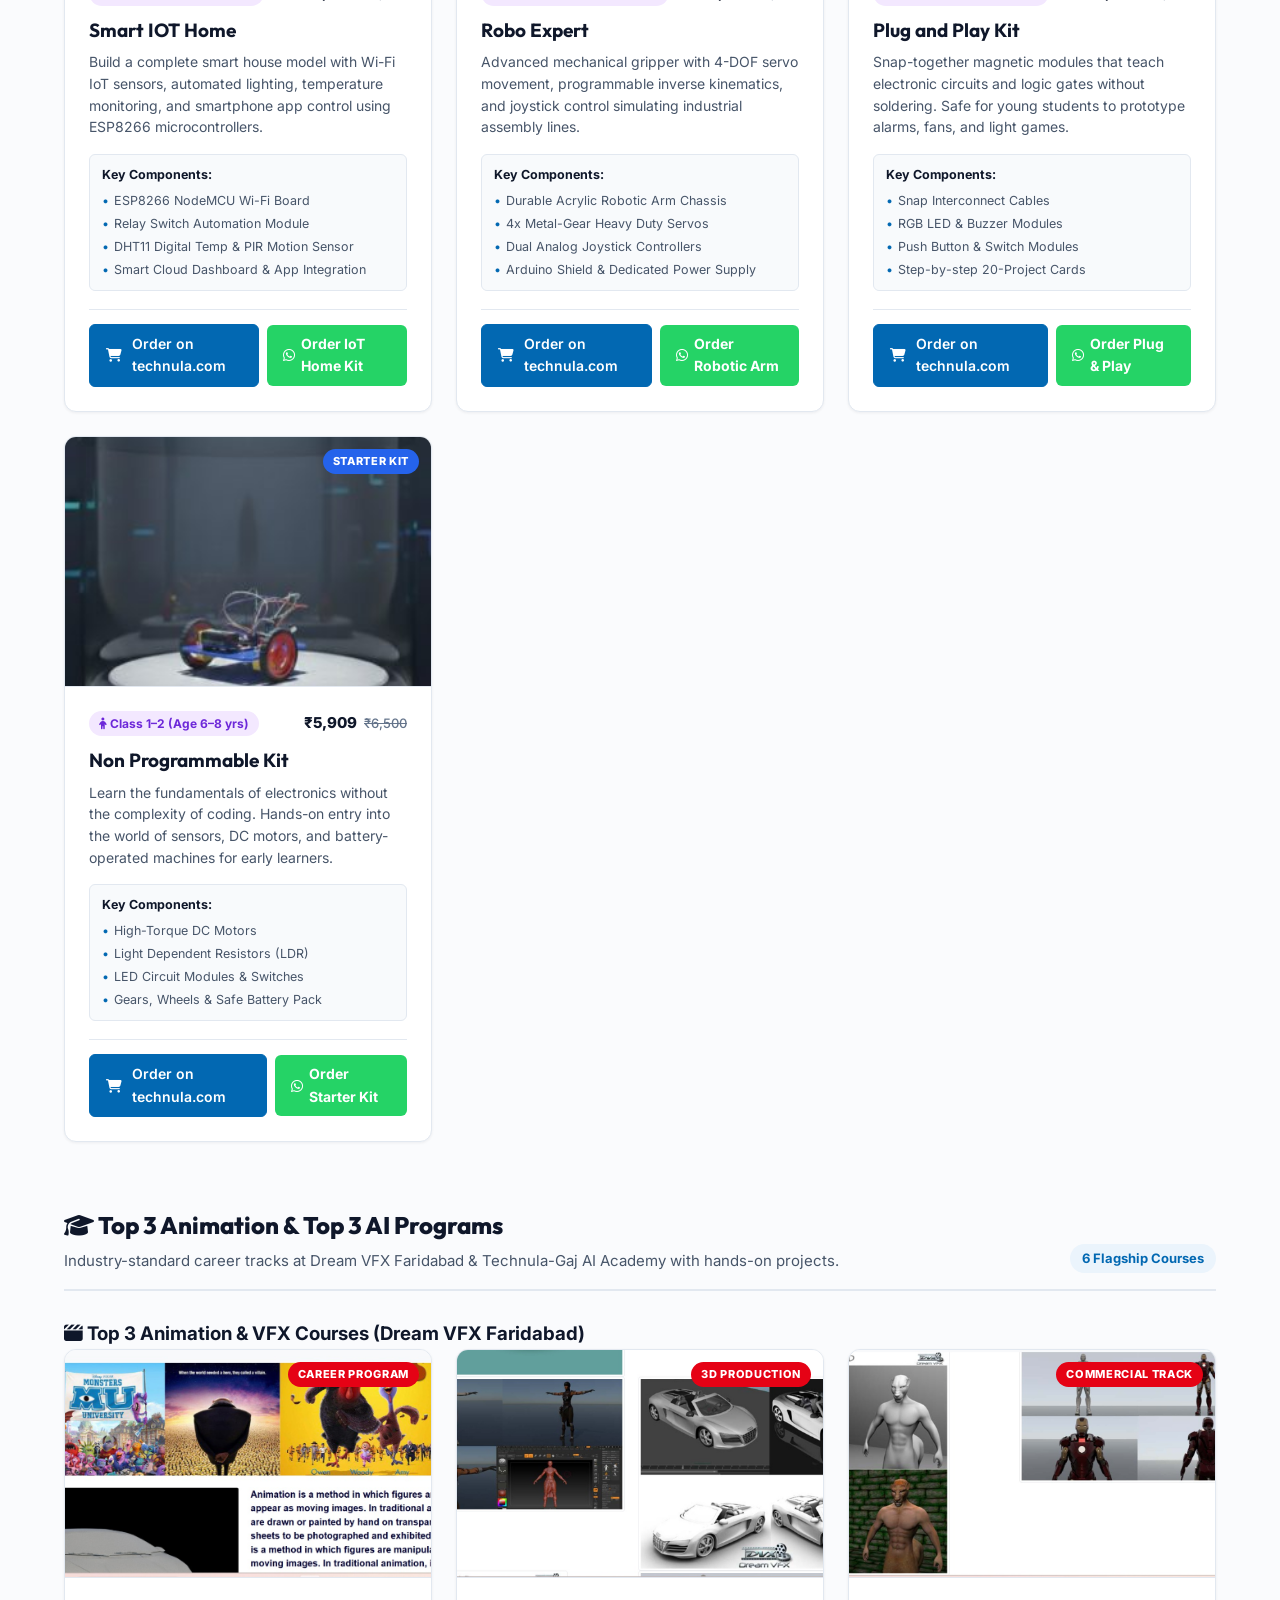
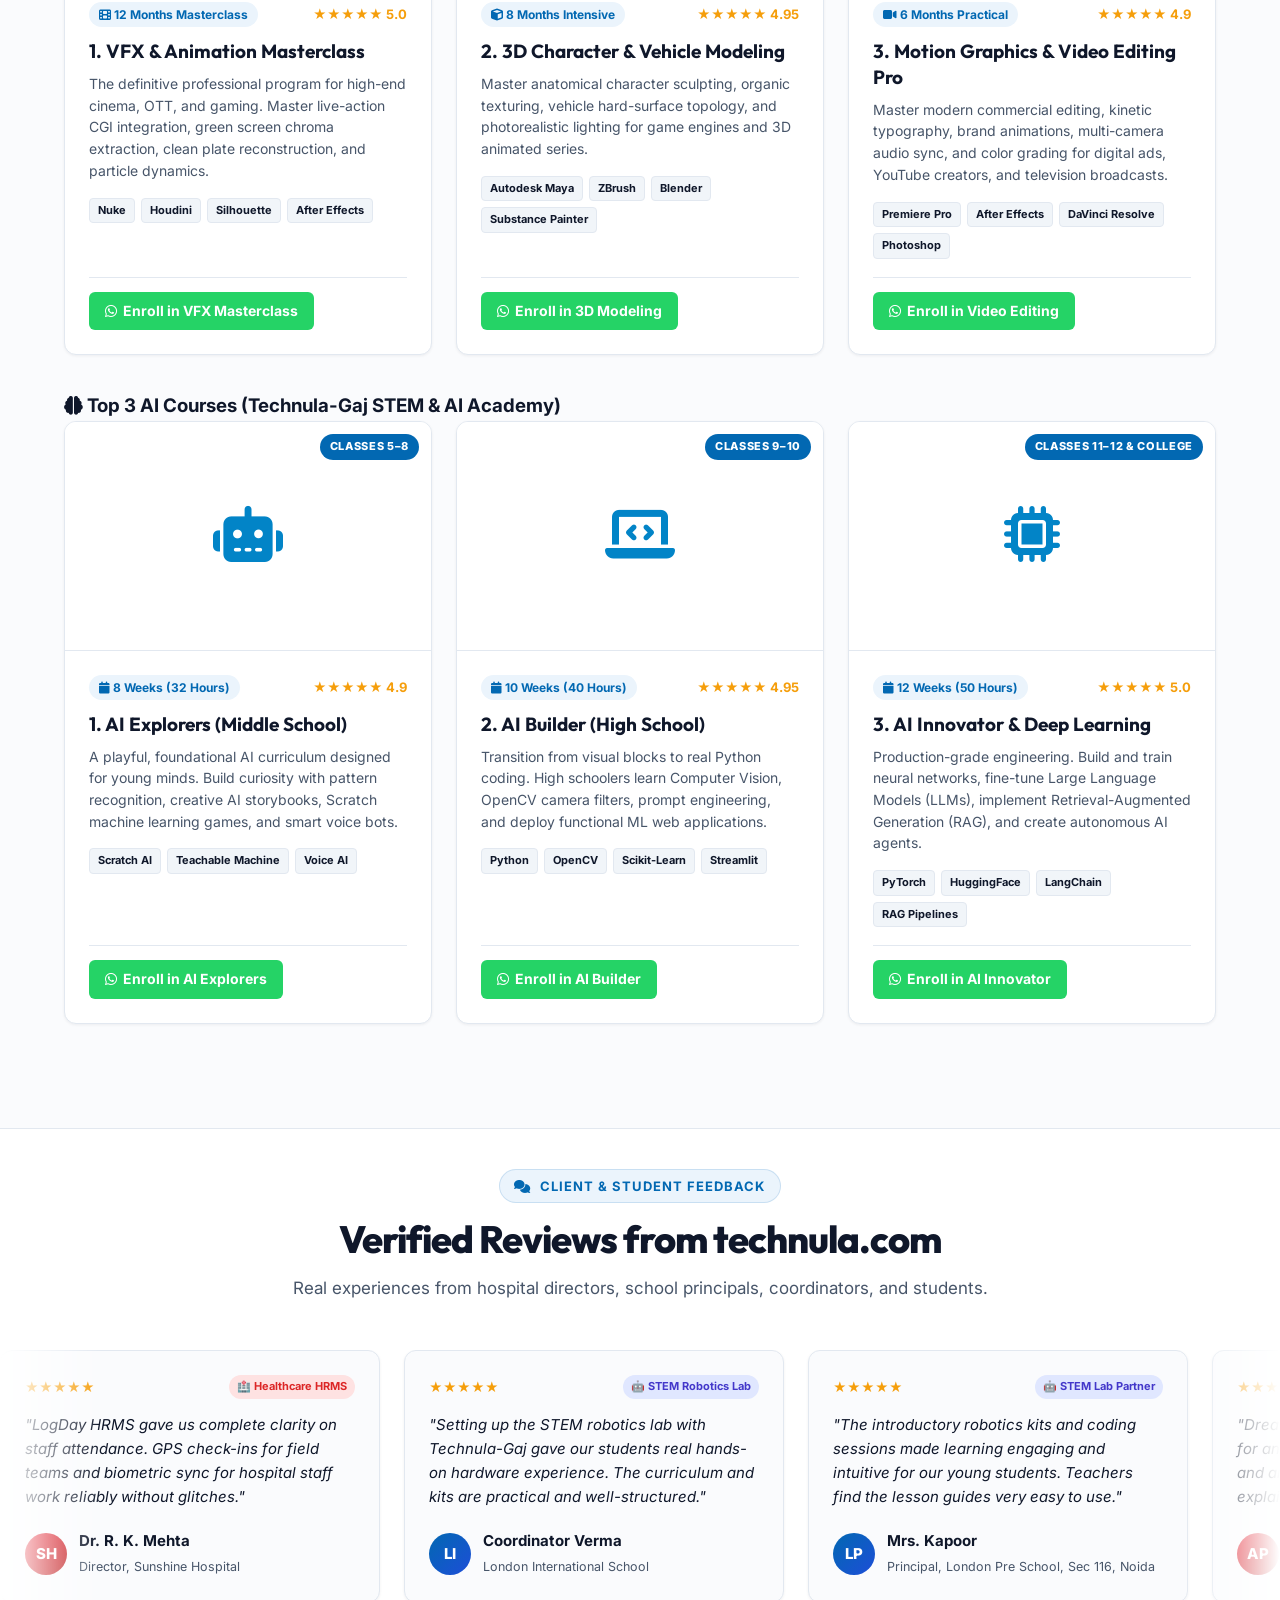
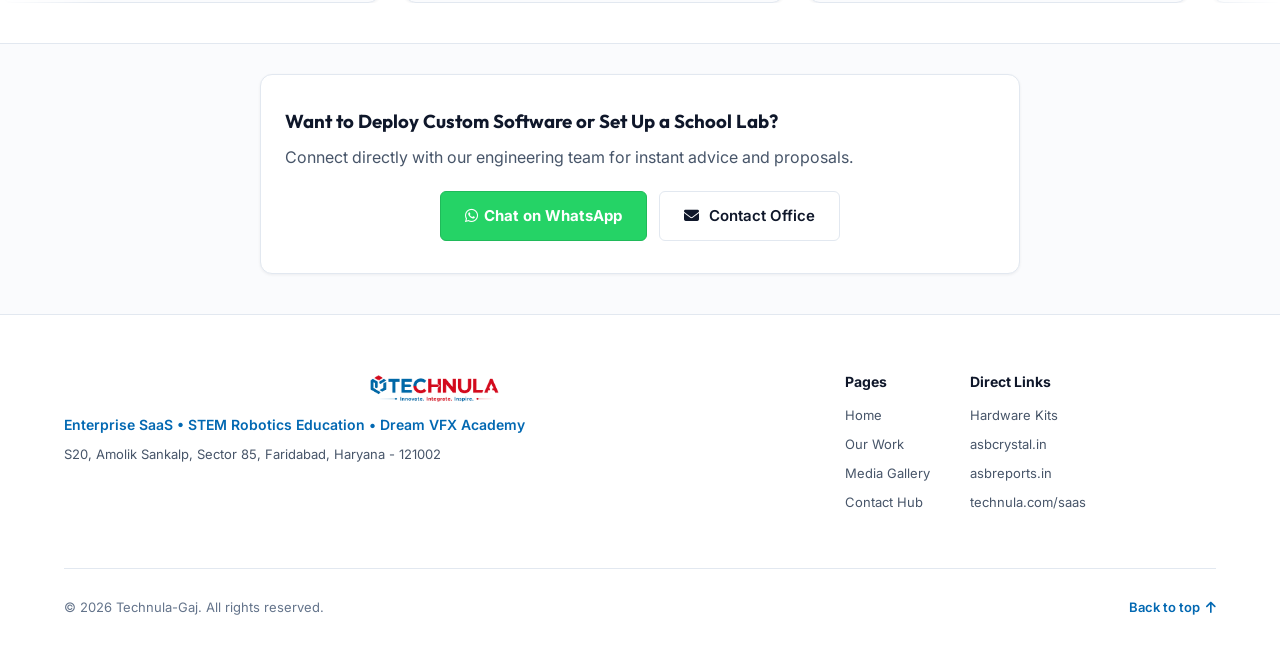
<file: work.html>
<!DOCTYPE html>
<html lang="en">

<head>
  <meta charset="UTF-8">
  <meta name="viewport" content="width=device-width, initial-scale=1.0">
  <title>Our Work | Technula-Gaj — Software, STEM Kits & Academy Courses</title>
  <meta name="description"
    content="Explore Technula-Gaj's delivered software projects (LogDay HRMS, Technula-Gaj EduFlow, ASB Crystal, ASB Reports), K-12 STEM robotics kits, top VFX/AI courses, and reviews.">
  <link rel="icon" type="image/png" href="assets/favicon.png?v=3">
  <link rel="apple-touch-icon" href="assets/apple-touch-icon.png">

  <!-- Fonts & Icons -->
  <link rel="preconnect" href="https://fonts.googleapis.com">
  <link rel="preconnect" href="https://fonts.gstatic.com" crossorigin>
  <link
    href="https://fonts.googleapis.com/css2?family=Inter:wght@300;400;500;600;700;800&family=Outfit:wght@500;600;700;800;900&display=swap"
    rel="stylesheet">
  <link rel="stylesheet" href="https://cdnjs.cloudflare.com/ajax/libs/font-awesome/6.5.1/css/all.min.css"
    crossorigin="anonymous">
  <link rel="stylesheet" href="styles.css">
</head>

<body>

  <!-- Navigation -->
  <header class="site-header" id="siteHeader">
    <div class="container header-container">
      <a href="index.html" class="brand-link" aria-label="Technula-Gaj Home">
        <img src="assets/technula-lockup-transparent.png" alt="Technula-Gaj" class="brand-logo" width="168" height="42">
      </a>

      <nav class="nav-desktop" aria-label="Primary navigation">
        <a href="index.html" class="nav-link home-nav-link"><i class="fa-solid fa-house"></i> Home</a>
        <a href="work.html" class="nav-link active-nav"><i class="fa-solid fa-briefcase"></i> Our Work</a>
        <a href="gallery.html" class="nav-link"><i class="fa-solid fa-photo-film"></i> Gallery</a>
        <a href="contact.html" class="nav-link nav-btn-highlight"><i class="fa-solid fa-paper-plane"></i> Contact</a>
      </nav>

      <button type="button" class="menu-toggle" id="menuToggle" aria-expanded="false" aria-controls="mobileNav"
        aria-label="Toggle navigation menu">
        <span class="menu-toggle-icon"></span>
      </button>
    </div>

    <nav class="nav-mobile" id="mobileNav" aria-label="Mobile navigation">
      <a href="index.html" class="nav-link home-nav-link"><i class="fa-solid fa-house"></i> Home</a>
      <a href="work.html" class="nav-link active-nav"><i class="fa-solid fa-briefcase"></i> Our Work</a>
      <a href="gallery.html" class="nav-link"><i class="fa-solid fa-photo-film"></i> Gallery</a>
      <a href="contact.html" class="nav-link"><i class="fa-solid fa-paper-plane"></i> Contact</a>
    </nav>
  </header>

  <main>
    <!-- Page Banner -->
    <section class="page-intro-banner">
      <div class="container">
        <span class="section-badge"><i class="fa-solid fa-briefcase"></i> COMPLETE WORK ECOSYSTEM</span>
        <h1 class="page-headline">Our Work, Deployments &amp; Hardware</h1>
        <p class="page-lead">
          Explore our production enterprise software, K-12 STEM robotics kits, top animation &amp; AI courses, and
          verified client testimonials.
        </p>

        <!-- Category Filter Tabs -->
        <div class="work-tab-bar" role="tablist" style="margin-top: 28px;">
          <button type="button" class="tab-btn active" data-tab="all" role="tab" aria-selected="true">
            <i class="fa-solid fa-cubes"></i> All Deliverables
          </button>
          <button type="button" class="tab-btn" data-tab="software" role="tab" aria-selected="false">
            <i class="fa-solid fa-laptop-code"></i> Software &amp; SaaS
          </button>
          <button type="button" class="tab-btn" data-tab="hardware" role="tab" aria-selected="false">
            <i class="fa-solid fa-robot"></i> STEM Robotics Kits
          </button>
          <button type="button" class="tab-btn" data-tab="courses" role="tab" aria-selected="false">
            <i class="fa-solid fa-graduation-cap"></i> Top AI &amp; VFX Courses
          </button>
        </div>
      </div>
    </section>

    <!-- WORK SECTION CONTENT -->
    <section class="section work-section" style="padding-top: 20px;">
      <div class="container">

        <!-- ======================================================================
             PANEL 1: SOFTWARE DEPLOYMENTS & REAL CLIENT WEBSITES
             ====================================================================== -->
        <div class="portfolio-group" data-group="software">
          <div class="group-header">
            <div>
              <h2 class="group-title"><i class="fa-solid fa-code text-blue"></i> Enterprise Software Deployments</h2>
              <p class="group-desc">Live production web platforms, SaaS apps, and client systems with direct links.</p>
            </div>
            <span class="group-count">8 Platforms</span>
          </div>

          <div class="cards-grid grid-3">

            <!-- Software 1: LogDay HRMS -->
            <article class="showcase-card software-card">
              <div class="card-image-box contain-logo">
                <img src="assets/work-logday.png" alt="LogDay HRMS Platform" loading="lazy">
                <span class="card-floating-badge badge-saas">Enterprise SaaS</span>
              </div>
              <div class="card-content">
                <div class="card-meta-line">
                  <span class="tag-pill"><i class="fa-solid fa-clock"></i> Attendance &amp; Payroll</span>
                  <span class="status-live"><span class="dot"></span> Active</span>
                </div>
                <h3 class="item-title">LogDay HRMS — Workforce Platform</h3>
                <p class="item-description">
                  Unified workforce management supporting GPS geo-fenced mobile check-ins for field reps, biometric
                  device sync for office staff, and 1-click automated salary calculation with PF/ESI deductions.
                </p>
                <div class="feature-bullets">
                  <span><i class="fa-solid fa-check"></i> GPS Geo-fenced Field Tracking</span>
                  <span><i class="fa-solid fa-check"></i> Biometric Office Device Sync</span>
                  <span><i class="fa-solid fa-check"></i> Automated Payroll &amp; Tax Deductions</span>
                </div>
                <div class="card-action-bar">
                  <a href="https://technula.com/saas" target="_blank" rel="noopener noreferrer"
                    class="btn btn-sm btn-primary">
                    <i class="fa-solid fa-arrow-up-right-from-square"></i> Visit SaaS
                  </a>
                  <a href="https://wa.me/919990911093?text=Hello%20Technula-Gaj!%20I%20would%20like%20to%20schedule%20a%201-on-1%20live%20demo%20for%20LogDay%20HRMS%20(Attendance%20%26%20Payroll%20SaaS).%20Please%20share%20available%20slots%20and%20pricing."
                    target="_blank" rel="noopener noreferrer" class="btn btn-sm whatsapp-cta-btn">
                    <i class="fa-brands fa-whatsapp"></i> Schedule Demo
                  </a>
                </div>
              </div>
            </article>

            <!-- Software 2: Technula-Gaj EduFlow ERP -->
            <article class="showcase-card software-card">
              <div class="card-image-box eduflow-cover">
                <div class="custom-client-logo-box">
                  <div class="logo-fitted-wrap school-wrap">
                    <img src="assets/schoollogo.jpg" alt="Technula-Gaj EduFlow Logo" class="brand-preview-logo">
                  </div>
                  <span class="client-name">Technula-Gaj EduFlow</span>
                </div>
                <span class="card-floating-badge badge-school">EdTech ERP</span>
              </div>
              <div class="card-content">
                <div class="card-meta-line">
                  <span class="tag-pill"><i class="fa-solid fa-school"></i> 2,500+ Students</span>
                  <span class="status-live"><span class="dot"></span> Active</span>
                </div>
                <h3 class="item-title">Technula-Gaj EduFlow — School Management ERP</h3>
                <p class="item-description">
                  Automated school administration deployed at Sunrise Convent, London International School &amp; Radion
                  Public School. Includes instant WhatsApp digital fee receipts, parent mobile app, and RFID student
                  attendance.
                </p>
                <div class="feature-bullets">
                  <span><i class="fa-solid fa-check"></i> Online Fee Payment Gateways</span>
                  <span><i class="fa-solid fa-check"></i> Dedicated Parent Mobile App</span>
                  <span><i class="fa-solid fa-check"></i> Automated WhatsApp SMS Alerts</span>
                </div>
                <div class="card-action-bar">
                  <a href="https://technula.com/saas" target="_blank" rel="noopener noreferrer"
                    class="btn btn-sm btn-primary">
                    <i class="fa-solid fa-arrow-up-right-from-square"></i> Explore EduFlow
                  </a>
                  <a href="https://wa.me/919990911093?text=Hello%20Technula-Gaj!%20I%20am%20looking%20for%20a%20demo%20of%20Technula-Gaj%20EduFlow%20ERP%20for%20our%20school%20(Fees%2C%20Attendance%2C%20Parent%20WhatsApp%20App).%20Please%20share%20details."
                    target="_blank" rel="noopener noreferrer" class="btn btn-sm whatsapp-cta-btn">
                    <i class="fa-brands fa-whatsapp"></i> School Demo
                  </a>
                </div>
              </div>
            </article>

            <!-- Software 3: ASB Crystal Store (asbcrystal.in) -->
            <article class="showcase-card software-card">
              <div class="card-image-box asb-cover">
                <div class="custom-client-logo-box">
                  <div class="logo-fitted-wrap asb-wrap">
                    <img src="assets/asblogo.jpg" alt="Astro School Baba ASB Logo" class="brand-preview-logo">
                  </div>
                  <span class="client-name">Astro School Baba (ASB)</span>
                </div>
                <span class="card-floating-badge badge-client">Client E-Commerce</span>
              </div>
              <div class="card-content">
                <div class="card-meta-line">
                  <span class="tag-pill"><i class="fa-solid fa-gem"></i> asbcrystal.in</span>
                  <span class="status-live"><span class="dot"></span> Live Store</span>
                </div>
                <h3 class="item-title">ASB Crystal Store — Spiritual E-Commerce</h3>
                <p class="item-description">
                  High-converting e-commerce web platform built for Astro School Baba. Features Razorpay/UPI gateway
                  integration, automated inventory tracking, and crystal product showcases.
                </p>
                <div class="feature-bullets">
                  <span><i class="fa-solid fa-check"></i> Online Payments &amp; Order Dispatch</span>
                  <span><i class="fa-solid fa-check"></i> Real-time Stock Inventory Engine</span>
                  <span><i class="fa-solid fa-check"></i> Ultra-fast Mobile First Architecture</span>
                </div>
                <div class="card-action-bar">
                  <a href="https://asbcrystal.in" target="_blank" rel="noopener noreferrer"
                    class="btn btn-sm btn-primary">
                    <i class="fa-solid fa-link"></i> Open asbcrystal.in
                  </a>
                  <a href="https://wa.me/919990911093?text=Hello%20Technula-Gaj!%20I%20saw%20your%20work%20on%20ASB%20Crystal%20Store%20(asbcrystal.in).%20I%20want%20to%20develop%20a%20similar%20high-converting%20e-commerce%20web%20platform%20for%20my%20brand."
                    target="_blank" rel="noopener noreferrer" class="btn btn-sm whatsapp-cta-btn">
                    <i class="fa-brands fa-whatsapp"></i> Build Store
                  </a>
                </div>
              </div>
            </article>

            <!-- Software 4: ASB Reports (asbreports.in) -->
            <article class="showcase-card software-card">
              <div class="card-image-box asb-cover">
                <div class="custom-client-logo-box">
                  <div class="logo-fitted-wrap asb-wrap">
                    <img src="assets/asblogo.jpg" alt="ASB Logo" class="brand-preview-logo">
                  </div>
                  <span class="client-name">ASB Numerology Insights</span>
                </div>
                <span class="card-floating-badge badge-client">Analytics Portal</span>
              </div>
              <div class="card-content">
                <div class="card-meta-line">
                  <span class="tag-pill"><i class="fa-solid fa-chart-line"></i> asbreports.in</span>
                  <span class="status-live"><span class="dot"></span> Live Portal</span>
                </div>
                <h3 class="item-title">ASB Numerology &amp; Calculation Reports</h3>
                <p class="item-description">
                  Real-time calculation engine and client portal for Astro School Baba. Computes life-cycle numerology
                  matrixes, generates downloadable PDF reports, paired with the ASB Android App on Play Store.
                </p>
                <div class="feature-bullets">
                  <span><i class="fa-solid fa-check"></i> Instant Mathematical Calculation Engine</span>
                  <span><i class="fa-solid fa-check"></i> Multi-Page PDF Report Generation</span>
                  <span><i class="fa-brands fa-google-play"></i> ASB App on Google Play Store</span>
                </div>
                <div class="card-action-bar">
                  <a href="https://asbreports.in" target="_blank" rel="noopener noreferrer"
                    class="btn btn-sm btn-primary">
                    <i class="fa-solid fa-link"></i> Open asbreports.in
                  </a>
                  <a href="https://wa.me/919990911093?text=Hello%20Technula-Gaj!%20I%20saw%20the%20ASB%20Reports%20portal%20(asbreports.in)%20and%20Android%20App.%20I%20would%20like%20to%20build%20a%20custom%20analytics%20%2F%20calculation%20reporting%20web%20application."
                    target="_blank" rel="noopener noreferrer" class="btn btn-sm whatsapp-cta-btn">
                    <i class="fa-brands fa-whatsapp"></i> Build App
                  </a>
                </div>
              </div>
            </article>

            <!-- Software 5: FitOS Gym Management -->
            <article class="showcase-card software-card">
              <div class="card-image-box contain-logo">
                <img src="assets/work-fitos.png" alt="FitOS Gym & Fitness Platform" loading="lazy">
                <span class="card-floating-badge badge-saas">Fitness SaaS</span>
              </div>
              <div class="card-content">
                <div class="card-meta-line">
                  <span class="tag-pill"><i class="fa-solid fa-dumbbell"></i> Health Club SaaS</span>
                  <span class="status-live"><span class="dot"></span> Active</span>
                </div>
                <h3 class="item-title">FitOS — Gym &amp; Club Management</h3>
                <p class="item-description">
                  All-in-one gym software for managing memberships, recurring renewals, trainer slot bookings, and
                  biometric turnstile entrance gates with real-time occupancy monitoring.
                </p>
                <div class="feature-bullets">
                  <span><i class="fa-solid fa-check"></i> Biometric Turnstile RFID Integration</span>
                  <span><i class="fa-solid fa-check"></i> Member Digital Workout Logs</span>
                  <span><i class="fa-solid fa-check"></i> Automated WhatsApp Renewal Reminders</span>
                </div>
                <div class="card-action-bar">
                  <a href="https://technula.com/saas" target="_blank" rel="noopener noreferrer"
                    class="btn btn-sm btn-primary">
                    <i class="fa-solid fa-arrow-up-right-from-square"></i> FitOS Details
                  </a>
                  <a href="https://wa.me/919990911093?text=Hello%20Technula-Gaj!%20I%20am%20interested%20in%20FitOS%20Gym%20Management%20Platform%20with%20turnstile%20RFID%20integration%20and%20member%20booking%20apps.%20Please%20schedule%20a%20walkthrough."
                    target="_blank" rel="noopener noreferrer" class="btn btn-sm whatsapp-cta-btn">
                    <i class="fa-brands fa-whatsapp"></i> Request Demo
                  </a>
                </div>
              </div>
            </article>

            <!-- Software 6: HIMS Hospital System (Sunshine Hospital) -->
            <article class="showcase-card software-card">
              <div class="card-image-box hospital-cover">
                <div class="custom-client-logo-box">
                  <div class="logo-fitted-wrap hospital-wrap">
                    <img src="assets/hospital-vector.svg" alt="Sunshine Hospital HIMS Icon" class="brand-preview-logo">
                  </div>
                  <span class="client-name">Sunshine Hospital (HIMS)</span>
                </div>
                <span class="card-floating-badge badge-healthcare">Healthcare</span>
              </div>
              <div class="card-content">
                <div class="card-meta-line">
                  <span class="tag-pill"><i class="fa-solid fa-hospital"></i> Sunshine Hospital</span>
                  <span class="status-live"><span class="dot"></span> Multi-Branch</span>
                </div>
                <h3 class="item-title">HIMS — Hospital Information System</h3>
                <p class="item-description">
                  Deployed at Sunshine Hospital across multiple hospital branches. Manages seamless OPD/IPD patient
                  registration, pharmacy stock &amp; billing, doctor rosters, and biometric doctor attendance via
                  LogDay.
                </p>
                <div class="feature-bullets">
                  <span><i class="fa-solid fa-check"></i> Complete OPD / IPD Patient Records</span>
                  <span><i class="fa-solid fa-check"></i> Pharmacy Inventory &amp; Barcode Billing</span>
                  <span><i class="fa-solid fa-check"></i> Doctor Attendance &amp; Shift Scheduling</span>
                </div>
                <div class="card-action-bar">
                  <a href="https://technula.com/saas" target="_blank" rel="noopener noreferrer"
                    class="btn btn-sm btn-primary">
                    <i class="fa-solid fa-arrow-up-right-from-square"></i> View Healthcare
                  </a>
                  <a href="https://wa.me/919990911093?text=Hello%20Technula-Gaj!%20I%20want%20to%20consult%20regarding%20HIMS%20Hospital%20Management%20System%20(OPD%2FIPD%2C%20Pharmacy%2C%20Doctor%20Attendance)%20for%20our%20healthcare%20facility."
                    target="_blank" rel="noopener noreferrer" class="btn btn-sm whatsapp-cta-btn">
                    <i class="fa-brands fa-whatsapp"></i> Hospital Consult
                  </a>
                </div>
              </div>
            </article>

            <!-- Software 7: Custom LMS -->
            <article class="showcase-card software-card">
              <div class="card-image-box lms-cover">
                <div class="custom-client-logo-box">
                  <div class="logo-fitted-wrap lms-wrap">
                    <i class="fa-solid fa-graduation-cap lms-icon"></i>
                  </div>
                  <span class="client-name">Technula-Gaj LMS Portal</span>
                </div>
                <span class="card-floating-badge badge-school">Custom LMS</span>
              </div>
              <div class="card-content">
                <div class="card-meta-line">
                  <span class="tag-pill"><i class="fa-solid fa-laptop-file"></i> E-Learning</span>
                  <span class="status-live"><span class="dot"></span> Live Portal</span>
                </div>
                <h3 class="item-title">Technula-Gaj Learning Management System</h3>
                <p class="item-description">
                  Custom-developed LMS built for institutional clients. Supports video curriculum hosting, automated
                  quiz scoring, student progress tracking, live webinar integrations, and digital certificate
                  generation.
                </p>
                <div class="feature-bullets">
                  <span><i class="fa-solid fa-check"></i> DRM Protected Video Lecture Player</span>
                  <span><i class="fa-solid fa-check"></i> Automated Quizzes &amp; Certificate Issue</span>
                  <span><i class="fa-solid fa-check"></i> Interactive Student Analytics Dashboard</span>
                </div>
                <div class="card-action-bar">
                  <a href="https://wa.me/919990911093?text=Hello%20Technula-Gaj!%20I%20want%20to%20enquire%20about%20your%20Custom%20Learning%20Management%20System%20(LMS)%20for%20curriculum%20delivery%2C%20student%20testing%2C%20and%20automated%20certificates."
                    target="_blank" rel="noopener noreferrer" class="btn btn-sm whatsapp-cta-btn">
                    <i class="fa-brands fa-whatsapp"></i> Request LMS Demo
                  </a>
                  <span class="verified-pill"><i class="fa-solid fa-check-double"></i> Custom Client Platform</span>
                </div>
              </div>
            </article>

            <!-- Software 8: AGPK Operations & Custom CRM Suite -->
            <article class="showcase-card software-card">
              <div class="card-image-box agpk-cover">
                <div class="custom-client-logo-box">
                  <div class="logo-fitted-wrap agpk-wrap">
                    <img src="assets/WhatsApp Image 2026-03-08 at 8.43.26 AM.jpeg" alt="AGPK Academy Logo"
                      class="brand-preview-logo">
                  </div>
                  <span class="client-name">AGPK Academy</span>
                </div>
                <span class="card-floating-badge badge-client">Custom CRM</span>
              </div>
              <div class="card-content">
                <div class="card-meta-line">
                  <span class="tag-pill"><i class="fa-solid fa-cubes-stacked"></i> Enterprise CRM</span>
                  <span class="status-live"><span class="dot"></span> Deployed</span>
                </div>
                <h3 class="item-title">AGPK Operations &amp; Resource System</h3>
                <p class="item-description">
                  Custom-developed digital operations and lead CRM engine built for AGPK Academy. Automates lead
                  capture, multi-warehouse equipment inventory, and student enrollment scheduling.
                </p>
                <div class="feature-bullets">
                  <span><i class="fa-solid fa-check"></i> Lead CRM &amp; Follow-up Pipeline</span>
                  <span><i class="fa-solid fa-check"></i> Multi-Warehouse Equipment Tracking</span>
                  <span><i class="fa-solid fa-check"></i> Real-time Business Analytics</span>
                </div>
                <div class="card-action-bar">
                  <a href="https://wa.me/919990911093?text=Hello%20Technula-Gaj!%20I%20saw%20your%20work%20for%20AGPK%20Academy.%20I%20would%20like%20to%20discuss%20building%20a%20tailored%20CRM%20and%20Operations%20software%20for%20my%20business."
                    target="_blank" rel="noopener noreferrer" class="btn btn-sm whatsapp-cta-btn">
                    <i class="fa-brands fa-whatsapp"></i> Request Custom CRM
                  </a>
                  <span class="verified-pill"><i class="fa-solid fa-award"></i> Verified Partner</span>
                </div>
              </div>
            </article>

          </div>
        </div>

        <!-- ======================================================================
             PANEL 2: STEM ROBOTICS KITS (Navigate to https://technula.com/academy/kits)
             ====================================================================== -->
        <div class="portfolio-group" data-group="hardware">
          <div class="group-header">
            <div>
              <h2 class="group-title"><i class="fa-solid fa-microchip text-red"></i> Proprietary STEM &amp; Robotics
                Kits</h2>
              <p class="group-desc">Hands-on hardware kits engineered for experiential K-12 learning from non-coding
                basics up to IoT and Python.</p>
            </div>
            <a href="https://technula.com/academy/kits" target="_blank" rel="noopener noreferrer"
              class="btn btn-sm btn-outline">
              <i class="fa-solid fa-arrow-up-right-from-square"></i> View All Kits on technula.com
            </a>
          </div>

          <div class="cards-grid grid-3">

            <!-- Kit 1: Bear Board — ESP32 Autonomous Robotics & IoT Kit (College / Engineering) -->
            <article class="showcase-card kit-card">
              <div class="card-image-box kit-image-box bg-wood-dark">
                <img src="assets/kit-bear-board.jpg" alt="Bear Board ESP32 Autonomous Robot PCB Chassis"
                  class="fit-contain kit-toggle-target" loading="lazy">
                <span class="card-floating-badge badge-robotics">College &amp; Advanced</span>
                <div class="kit-image-toggle-bar">
                  <button type="button" class="kit-toggle-btn active" data-img="assets/kit-bear-board.jpg"
                    data-alt="Bear Board ESP32 Autonomous Robot PCB Chassis">
                    <i class="fa-solid fa-robot"></i> Bear Chassis
                  </button>
                  <button type="button" class="kit-toggle-btn" data-img="assets/kit-esp32-sensors.jpg"
                    data-alt="Red ESP32 Microcontroller with Breadboard & Sensor Prototyping Suite">
                    <i class="fa-solid fa-microchip"></i> ESP32 &amp; Sensors
                  </button>
                </div>
              </div>
              <div class="card-content">
                <div class="card-meta-line">
                  <span class="tag-pill tag-age"><i class="fa-solid fa-graduation-cap"></i> College / Engineering (Age
                    16+ yrs)</span>
                  <span class="price-pill">₹6,000 <del>₹6,800</del></span>
                </div>
                <h3 class="item-title">Bear Board — ESP32 Autonomous Robotics &amp; IoT Kit</h3>
                <p class="item-description">
                  Engineered for college engineering students and advanced robotics labs. Features a custom bear-shaped
                  autonomous robot PCB chassis with dual drive wheels, OLED display, onboard sensor array, and complete
                  red ESP32 breadboard sensor development suite.
                </p>
                <div class="kit-parts-list">
                  <strong>Key Components:</strong>
                  <span>ESP32 Bear-Shaped Robot PCB Chassis (Made in India)</span>
                  <span>Red ESP32 Dual-Core Microcontroller Board</span>
                  <span>Solderless Prototyping Breadboard &amp; Jumper Suite</span>
                  <span>Sensors: Ultrasonic, Sound, MQ Gas &amp; Capacitive Touch</span>
                  <span>TowerPro Micro Servo, LDR Light Sensor &amp; DC Gear Motors</span>
                </div>
                <div class="card-action-bar">
                  <a href="https://technula.com/academy/kits" target="_blank" rel="noopener noreferrer"
                    class="btn btn-sm btn-primary">
                    <i class="fa-solid fa-cart-shopping"></i> Order on technula.com
                  </a>
                  <a href="https://wa.me/919990911093?text=Hello%20Technula-Gaj!%20I%20want%20to%20order%20the%20Bear%20Board%20ESP32%20Robotics%20%26%20IoT%20Kit%20(College%20Engineering%20Level).%20Please%20share%20details."
                    target="_blank" rel="noopener noreferrer" class="btn btn-sm whatsapp-cta-btn">
                    <i class="fa-brands fa-whatsapp"></i> Order College Kit
                  </a>
                </div>
              </div>
            </article>

            <!-- Kit 2: Technula - GAJ STEM Kit -->
            <article class="showcase-card kit-card">
              <div class="card-image-box kit-image-box bg-gaj-navy">
                <img src="assets/kit-technula-gaj.png" alt="Technula - GAJ STEM Kit with 65+ Projects"
                  class="fit-contain-gaj" loading="lazy">
                <span class="card-floating-badge badge-kit">Special Launch Offer</span>
              </div>
              <div class="card-content">
                <div class="card-meta-line">
                  <span class="tag-pill tag-age"><i class="fa-solid fa-bolt"></i> Class 3–8 (Age 8+ yrs)</span>
                  <span class="price-pill">₹2,500 <del>₹3,200</del></span>
                </div>
                <h3 class="item-title">Technula - GAJ STEM Kit</h3>
                <p class="item-description">
                  Hands-on Junior Electronic Circuit STEM learning kit featuring 65+ interactive projects. Child-safe,
                  shockproof electronic blocks with zero soldering and zero programming required for experiential
                  learning.
                </p>
                <div class="kit-parts-list">
                  <strong>Key Components:</strong>
                  <span>Power Panda Safe Battery Pack Unit</span>
                  <span>DJ Twister Variable Controller / Potentiometer</span>
                  <span>Spin-E-Mon High Speed DC Motor Module</span>
                  <span>Rainbow Light &amp; Multi-Color LED Units</span>
                  <span>Click-O Push Buttons, Sound Buzzer &amp; Reed Sensor</span>
                  <span>Sturdy Base Prototyping Grid &amp; 65+ Project Guidebook</span>
                </div>
                <div class="card-action-bar">
                  <a href="https://technula.com/academy/kits" target="_blank" rel="noopener noreferrer"
                    class="btn btn-sm btn-primary">
                    <i class="fa-solid fa-cart-shopping"></i> Order on technula.com
                  </a>
                  <a href="https://wa.me/919990911093?text=Hello%20Technula-Gaj!%20I%20want%20to%20order%20the%20Technula%20-%20GAJ%20STEM%20Kit%20(65%2B%20Projects%20Special%20Launch%20Offer).%20Please%20share%20details."
                    target="_blank" rel="noopener noreferrer" class="btn btn-sm whatsapp-cta-btn">
                    <i class="fa-brands fa-whatsapp"></i> Order GAJ Kit
                  </a>
                </div>
              </div>
            </article>

            <!-- Kit 3: LEGO WeDo 2.0 — Programmable STEM Robotics Kit -->
            <article class="showcase-card kit-card">
              <div class="card-image-box kit-image-box bg-light-clean">
                <img src="assets/kit-lego-wedo.jpg" alt="LEGO WeDo 2.0 Programmable STEM Robotics Kit"
                  class="fit-cover-wedo" loading="lazy">
                <span class="card-floating-badge badge-kit">Flagship Robot</span>
              </div>
              <div class="card-content">
                <div class="card-meta-line">
                  <span class="tag-pill tag-age"><i class="fa-solid fa-user-graduate"></i> Class 2–7 (Age 7+ yrs)</span>
                  <span class="price-pill">₹5,500 <del>₹6,500</del></span>
                </div>
                <h3 class="item-title">LEGO WeDo 2.0 — Programmable STEM Robotics Kit</h3>
                <p class="item-description">
                  Flagship programmable robotics kit combining precision brick building with visual block coding
                  (Scratch / WeDo App compatible). Features SmartHub with Bluetooth Low Energy, motion sensor, and tilt
                  sensor.
                </p>
                <div class="kit-parts-list">
                  <strong>Key Components:</strong>
                  <span>Bluetooth Low Energy SmartHub Unit</span>
                  <span>Controllable Electronic Medium Drive Motor</span>
                  <span>Active Ultrasonic Motion &amp; Distance Sensor</span>
                  <span>Digital 2-Axis Precision Tilt Sensor</span>
                  <span>280+ Precision STEM Bricks, Gears &amp; Organizing Tray</span>
                </div>
                <div class="card-action-bar">
                  <a href="https://technula.com/academy/kits" target="_blank" rel="noopener noreferrer"
                    class="btn btn-sm btn-primary">
                    <i class="fa-solid fa-cart-shopping"></i> Order on technula.com
                  </a>
                  <a href="https://wa.me/919990911093?text=Hello%20Technula-Gaj!%20I%20want%20to%20enquire%20about%20the%20LEGO%20WeDo%202.0%20Programmable%20STEM%20Robotics%20Kit%20(Class%202-7).%20Please%20share%20details."
                    target="_blank" rel="noopener noreferrer" class="btn btn-sm whatsapp-cta-btn">
                    <i class="fa-brands fa-whatsapp"></i> Enquire LEGO WeDo
                  </a>
                </div>
              </div>
            </article>

            <!-- Kit 4: Introduction to Robotics -->
            <article class="showcase-card kit-card">
              <div class="card-image-box kit-image-box bg-white-clean">
                <img src="assets/kit-intro-robotics-car.png" alt="Introduction to Robotics — Programmable Robot Car with Remote Control" class="fit-contain-padded kit-toggle-target"
                  loading="lazy">
                <span class="card-floating-badge badge-robotics">Arduino Robot</span>
                <div class="kit-image-toggle-bar">
                  <button type="button" class="kit-toggle-btn active" data-img="assets/kit-intro-robotics-car.png" data-alt="Introduction to Robotics — Programmable Robot Car with Remote Control">
                    <i class="fa-solid fa-gamepad"></i> Robot &amp; Remote
                  </button>
                  <button type="button" class="kit-toggle-btn" data-img="assets/kit-intro-robotics.png" data-alt="Introduction to Robotics — Studio Display Case">
                    <i class="fa-solid fa-cube"></i> Studio Display
                  </button>
                </div>
              </div>
              <div class="card-content">
                <div class="card-meta-line">
                  <span class="tag-pill tag-age"><i class="fa-solid fa-laptop-code"></i> Class 2–3 (Age 7–9 yrs)</span>
                  <span class="price-pill">₹5,909 <del>₹6,500</del></span>
                </div>
                <h3 class="item-title">Introduction to Robotics</h3>
                <p class="item-description">
                  Your first step into programmable microcontrollers. Learn basic breadboard circuits, microcontroller
                  logic, and build a programmable obstacle-avoiding robotic vehicle with wireless remote control.
                </p>
                <div class="kit-parts-list">
                  <strong>Key Components:</strong>
                  <span>Dual-Layer Modular Blue Robot Chassis</span>
                  <span>Arduino Microcontroller Board &amp; Breadboard</span>
                  <span>Wireless / IR Remote Controller Unit</span>
                  <span>Ultrasonic Obstacle Detection Sensor</span>
                  <span>Dual DC Motors, Battery Pack &amp; Motor Driver</span>
                </div>
                <div class="card-action-bar">
                  <a href="https://technula.com/academy/kits" target="_blank" rel="noopener noreferrer"
                    class="btn btn-sm btn-primary">
                    <i class="fa-solid fa-cart-shopping"></i> Order on technula.com
                  </a>
                  <a href="https://wa.me/919990911093?text=Hello%20Technula-Gaj!%20I%20want%20to%20order%20the%20Introduction%20to%20Robotics%20Kit%20(Class%202-3).%20Please%20share%20kit%20details."
                    target="_blank" rel="noopener noreferrer" class="btn btn-sm whatsapp-cta-btn">
                    <i class="fa-brands fa-whatsapp"></i> Order RoboCar
                  </a>
                </div>
              </div>
            </article>

            <!-- Kit 5: Otto Ninja -->
            <article class="showcase-card kit-card">
              <div class="card-image-box kit-image-box bg-black">
                <img src="assets/kit-otto-ninja.png" alt="Otto Ninja Autonomous Biped Bot" class="fit-contain"
                  loading="lazy">
                <span class="card-floating-badge badge-biped">Biped Robot</span>
              </div>
              <div class="card-content">
                <div class="card-meta-line">
                  <span class="tag-pill tag-age"><i class="fa-solid fa-person-walking"></i> Class 4–5 (Age 9–11
                    yrs)</span>
                  <span class="price-pill">₹10,067 <del>₹11,074</del></span>
                </div>
                <h3 class="item-title">Otto Ninja</h3>
                <p class="item-description">
                  An interactive biped robot programmed to walk, dance, and avoid obstacles. The perfect mix of 3D
                  printed mechanical assembly, servo calibration, and block-based Arduino logic.
                </p>
                <div class="kit-parts-list">
                  <strong>Key Components:</strong>
                  <span>Precision 3D Printed Ninja Shell</span>
                  <span>4x Micro Servo Motors</span>
                  <span>Ultrasonic Eyes Sensor</span>
                  <span>Arduino Nano with Sound Buzzer &amp; Battery</span>
                </div>
                <div class="card-action-bar">
                  <a href="https://technula.com/academy/kits" target="_blank" rel="noopener noreferrer"
                    class="btn btn-sm btn-primary">
                    <i class="fa-solid fa-cart-shopping"></i> Order on technula.com
                  </a>
                  <a href="https://wa.me/919990911093?text=Hello%20Technula-Gaj!%20I%20am%20interested%20in%20the%20Otto%20Ninja%20Biped%20Walking%20Robot%20Kit%20(Class%204-5).%20Please%20share%20details."
                    target="_blank" rel="noopener noreferrer" class="btn btn-sm whatsapp-cta-btn">
                    <i class="fa-brands fa-whatsapp"></i> Order Otto Ninja
                  </a>
                </div>
              </div>
            </article>

            <!-- Kit 6: Jetty Bot Car -->
            <article class="showcase-card kit-card">
              <div class="card-image-box kit-image-box bg-light-clean">
                <img src="assets/kit-jetty-bot.png" alt="Jetty Bot Autonomous Robot Car" class="fit-contain-padded"
                  loading="lazy">
                <span class="card-floating-badge badge-robotics">Automotive</span>
              </div>
              <div class="card-content">
                <div class="card-meta-line">
                  <span class="tag-pill tag-age"><i class="fa-solid fa-car"></i> Class 5 (Age 10–11 yrs)</span>
                  <span class="price-pill">₹5,737 <del>₹6,311</del></span>
                </div>
                <h3 class="item-title">Jetty Bot Car</h3>
                <p class="item-description">
                  A high-speed programmable robot car with line-following optical sensor arrays, ultrasonic collision
                  protection, and wireless remote control calibration.
                </p>
                <div class="kit-parts-list">
                  <strong>Key Components:</strong>
                  <span>High-Speed Transparent Acrylic Chassis</span>
                  <span>Dual IR Line Tracker Sensors</span>
                  <span>L298N Motor Driver Controller &amp; DC Motors</span>
                  <span>Ultrasonic Sensor &amp; Remote Control</span>
                </div>
                <div class="card-action-bar">
                  <a href="https://technula.com/academy/kits" target="_blank" rel="noopener noreferrer"
                    class="btn btn-sm btn-primary">
                    <i class="fa-solid fa-cart-shopping"></i> Order on technula.com
                  </a>
                  <a href="https://wa.me/919990911093?text=Hello%20Technula-Gaj!%20I%20want%20to%20enquire%20about%20the%20Jetty%20Bot%20Car%20(Class%205).%20Please%20send%20details."
                    target="_blank" rel="noopener noreferrer" class="btn btn-sm whatsapp-cta-btn">
                    <i class="fa-brands fa-whatsapp"></i> Enquire Jetty Bot
                  </a>
                </div>
              </div>
            </article>

            <!-- Kit 7: Smart IOT Home -->
            <article class="showcase-card kit-card">
              <div class="card-image-box kit-image-box bg-white-clean">
                <img src="assets/kit-smart-iot-home.png" alt="Smart IOT Home Automation Kit" class="fit-contain-padded"
                  loading="lazy">
                <span class="card-floating-badge badge-iot">IoT Automation</span>
              </div>
              <div class="card-content">
                <div class="card-meta-line">
                  <span class="tag-pill tag-age"><i class="fa-solid fa-house-signal"></i> Class 8 (Age 13–14 yrs)</span>
                  <span class="price-pill">₹5,394 <del>₹5,933</del></span>
                </div>
                <h3 class="item-title">Smart IOT Home</h3>
                <p class="item-description">
                  Build a complete smart house model with Wi-Fi IoT sensors, automated lighting, temperature monitoring,
                  and smartphone app control using ESP8266 microcontrollers.
                </p>
                <div class="kit-parts-list">
                  <strong>Key Components:</strong>
                  <span>ESP8266 NodeMCU Wi-Fi Board</span>
                  <span>Relay Switch Automation Module</span>
                  <span>DHT11 Digital Temp &amp; PIR Motion Sensor</span>
                  <span>Smart Cloud Dashboard &amp; App Integration</span>
                </div>
                <div class="card-action-bar">
                  <a href="https://technula.com/academy/kits" target="_blank" rel="noopener noreferrer"
                    class="btn btn-sm btn-primary">
                    <i class="fa-solid fa-cart-shopping"></i> Order on technula.com
                  </a>
                  <a href="https://wa.me/919990911093?text=Hello%20Technula-Gaj!%20I%20want%20to%20order%20the%20Smart%20IOT%20Home%20Kit%20(Class%208).%20Please%20share%20pricing."
                    target="_blank" rel="noopener noreferrer" class="btn btn-sm whatsapp-cta-btn">
                    <i class="fa-brands fa-whatsapp"></i> Order IoT Home Kit
                  </a>
                </div>
              </div>
            </article>

            <!-- Kit 8: Robo Expert -->
            <article class="showcase-card kit-card">
              <div class="card-image-box kit-image-box bg-dark-arm">
                <img src="assets/kit-robo-expert.png" alt="Robo Expert Programmable Robotic Arm" class="fit-contain"
                  loading="lazy">
                <span class="card-floating-badge badge-robotics">Robotic Arm</span>
              </div>
              <div class="card-content">
                <div class="card-meta-line">
                  <span class="tag-pill tag-age"><i class="fa-solid fa-hand-holding-hand"></i> Class 5–6 (Age 10–12
                    yrs)</span>
                  <span class="price-pill">₹8,217 <del>₹9,039</del></span>
                </div>
                <h3 class="item-title">Robo Expert</h3>
                <p class="item-description">
                  Advanced mechanical gripper with 4-DOF servo movement, programmable inverse kinematics, and joystick
                  control simulating industrial assembly lines.
                </p>
                <div class="kit-parts-list">
                  <strong>Key Components:</strong>
                  <span>Durable Acrylic Robotic Arm Chassis</span>
                  <span>4x Metal-Gear Heavy Duty Servos</span>
                  <span>Dual Analog Joystick Controllers</span>
                  <span>Arduino Shield &amp; Dedicated Power Supply</span>
                </div>
                <div class="card-action-bar">
                  <a href="https://technula.com/academy/kits" target="_blank" rel="noopener noreferrer"
                    class="btn btn-sm btn-primary">
                    <i class="fa-solid fa-cart-shopping"></i> Order on technula.com
                  </a>
                  <a href="https://wa.me/919990911093?text=Hello%20Technula-Gaj!%20I%20am%20interested%20in%20ordering%20the%20Robo%20Expert%20Robotic%20Arm%20Kit%20(Class%205-6).%20Please%20send%20quote."
                    target="_blank" rel="noopener noreferrer" class="btn btn-sm whatsapp-cta-btn">
                    <i class="fa-brands fa-whatsapp"></i> Order Robotic Arm
                  </a>
                </div>
              </div>
            </article>

            <!-- Kit 9: Plug and Play Kit -->
            <article class="showcase-card kit-card">
              <div class="card-image-box kit-image-box bg-light-clean">
                <img src="assets/work-plug-play-kit.jpg" alt="Plug and Play Modular STEM Kit" class="fit-cover"
                  loading="lazy">
                <span class="card-floating-badge badge-starter">Modular STEM</span>
              </div>
              <div class="card-content">
                <div class="card-meta-line">
                  <span class="tag-pill tag-age"><i class="fa-solid fa-puzzle-piece"></i> Class 2–3 (Age 7–9 yrs)</span>
                  <span class="price-pill">₹4,369 <del>₹4,806</del></span>
                </div>
                <h3 class="item-title">Plug and Play Kit</h3>
                <p class="item-description">
                  Snap-together magnetic modules that teach electronic circuits and logic gates without soldering. Safe
                  for young students to prototype alarms, fans, and light games.
                </p>
                <div class="kit-parts-list">
                  <strong>Key Components:</strong>
                  <span>Snap Interconnect Cables</span>
                  <span>RGB LED &amp; Buzzer Modules</span>
                  <span>Push Button &amp; Switch Modules</span>
                  <span>Step-by-step 20-Project Cards</span>
                </div>
                <div class="card-action-bar">
                  <a href="https://technula.com/academy/kits" target="_blank" rel="noopener noreferrer"
                    class="btn btn-sm btn-primary">
                    <i class="fa-solid fa-cart-shopping"></i> Order on technula.com
                  </a>
                  <a href="https://wa.me/919990911093?text=Hello%20Technula-Gaj!%20I%20would%20like%20to%20order%20the%20Plug%20and%20Play%20Kit%20(Class%202-3).%20Please%20share%20pricing."
                    target="_blank" rel="noopener noreferrer" class="btn btn-sm whatsapp-cta-btn">
                    <i class="fa-brands fa-whatsapp"></i> Order Plug &amp; Play
                  </a>
                </div>
              </div>
            </article>

            <!-- Kit 10: Non Programmable Kit -->
            <article class="showcase-card kit-card">
              <div class="card-image-box kit-image-box bg-light-clean">
                <img src="assets/work-non-programming-kit.jpg" alt="Non Programmable Electronics Kit" class="fit-cover"
                  loading="lazy">
                <span class="card-floating-badge badge-starter">Starter Kit</span>
              </div>
              <div class="card-content">
                <div class="card-meta-line">
                  <span class="tag-pill tag-age"><i class="fa-solid fa-child"></i> Class 1–2 (Age 6–8 yrs)</span>
                  <span class="price-pill">₹5,909 <del>₹6,500</del></span>
                </div>
                <h3 class="item-title">Non Programmable Kit</h3>
                <p class="item-description">
                  Learn the fundamentals of electronics without the complexity of coding. Hands-on entry into the world
                  of sensors, DC motors, and battery-operated machines for early learners.
                </p>
                <div class="kit-parts-list">
                  <strong>Key Components:</strong>
                  <span>High-Torque DC Motors</span>
                  <span>Light Dependent Resistors (LDR)</span>
                  <span>LED Circuit Modules &amp; Switches</span>
                  <span>Gears, Wheels &amp; Safe Battery Pack</span>
                </div>
                <div class="card-action-bar">
                  <a href="https://technula.com/academy/kits" target="_blank" rel="noopener noreferrer"
                    class="btn btn-sm btn-primary">
                    <i class="fa-solid fa-cart-shopping"></i> Order on technula.com
                  </a>
                  <a href="https://wa.me/919990911093?text=Hello%20Technula-Gaj!%20I%20want%20to%20order%20the%20Non%20Programmable%20Kit%20(Class%201-2).%20Please%20send%20details."
                    target="_blank" rel="noopener noreferrer" class="btn btn-sm whatsapp-cta-btn">
                    <i class="fa-brands fa-whatsapp"></i> Order Starter Kit
                  </a>
                </div>
              </div>
            </article>

          </div>
        </div>

        <!-- ======================================================================
             PANEL 3: TOP 3 ANIMATION & TOP 3 AI COURSES
             ====================================================================== -->
        <div class="portfolio-group" data-group="courses">
          <div class="group-header">
            <div>
              <h2 class="group-title"><i class="fa-solid fa-graduation-cap text-blue"></i> Top 3 Animation &amp; Top 3
                AI Programs</h2>
              <p class="group-desc">Industry-standard career tracks at Dream VFX Faridabad &amp; Technula-Gaj AI Academy
                with hands-on projects.</p>
            </div>
            <span class="group-count">6 Flagship Courses</span>
          </div>

          <!-- Section A: Top 3 Animation & VFX Courses -->
          <div class="courses-subgroup">
            <h3 class="subgroup-heading"><i class="fa-solid fa-clapperboard text-red"></i> Top 3 Animation &amp; VFX
              Courses (Dream VFX Faridabad)</h3>

            <div class="cards-grid grid-3">
              <!-- Course 1: VFX Masterclass -->
              <article class="showcase-card course-card">
                <div class="card-image-box">
                  <img src="assets/work-animation-showcase.jpg" alt="VFX & Animation Masterclass" loading="lazy">
                  <span class="card-floating-badge badge-vfx">Career Program</span>
                </div>
                <div class="card-content">
                  <div class="card-meta-line">
                    <span class="tag-pill"><i class="fa-solid fa-film"></i> 12 Months Masterclass</span>
                    <span class="rating-stars">★★★★★ 5.0</span>
                  </div>
                  <h4 class="item-title">1. VFX &amp; Animation Masterclass</h4>
                  <p class="item-description">
                    The definitive professional program for high-end cinema, OTT, and gaming. Master live-action CGI
                    integration, green screen chroma extraction, clean plate reconstruction, and particle dynamics.
                  </p>
                  <div class="course-tools">
                    <span class="tool-tag">Nuke</span>
                    <span class="tool-tag">Houdini</span>
                    <span class="tool-tag">Silhouette</span>
                    <span class="tool-tag">After Effects</span>
                  </div>
                  <div class="card-action-bar">
                    <a href="https://wa.me/919990911093?text=Hello%20Dream%20VFX!%20I%20want%20to%20enroll%20in%20the%20VFX%20%26%20Animation%20Masterclass.%20Please%20share%20syllabus%2C%20upcoming%20batch%20timings%2C%20and%20fee%20structure."
                      target="_blank" rel="noopener noreferrer" class="btn btn-sm whatsapp-cta-btn">
                      <i class="fa-brands fa-whatsapp"></i> Enroll in VFX Masterclass
                    </a>
                  </div>
                </div>
              </article>

              <!-- Course 2: 3D Character & Environment Modeling -->
              <article class="showcase-card course-card">
                <div class="card-image-box">
                  <img src="assets/work-3d-character-car.jpg" alt="3D Vehicle and Character Modeling" loading="lazy">
                  <span class="card-floating-badge badge-vfx">3D Production</span>
                </div>
                <div class="card-content">
                  <div class="card-meta-line">
                    <span class="tag-pill"><i class="fa-solid fa-cube"></i> 8 Months Intensive</span>
                    <span class="rating-stars">★★★★★ 4.95</span>
                  </div>
                  <h4 class="item-title">2. 3D Character &amp; Vehicle Modeling</h4>
                  <p class="item-description">
                    Master anatomical character sculpting, organic texturing, vehicle hard-surface topology, and
                    photorealistic lighting for game engines and 3D animated series.
                  </p>
                  <div class="course-tools">
                    <span class="tool-tag">Autodesk Maya</span>
                    <span class="tool-tag">ZBrush</span>
                    <span class="tool-tag">Blender</span>
                    <span class="tool-tag">Substance Painter</span>
                  </div>
                  <div class="card-action-bar">
                    <a href="https://wa.me/919990911093?text=Hello%20Dream%20VFX!%20I%20want%20to%20enroll%20in%20the%203D%20Character%20%26%20Vehicle%20Modeling%20Course%20(Maya%2C%20ZBrush%2C%20Blender).%20Please%20share%20admission%20details."
                      target="_blank" rel="noopener noreferrer" class="btn btn-sm whatsapp-cta-btn">
                      <i class="fa-brands fa-whatsapp"></i> Enroll in 3D Modeling
                    </a>
                  </div>
                </div>
              </article>

              <!-- Course 3: Motion Graphics & Video Editing Pro -->
              <article class="showcase-card course-card">
                <div class="card-image-box">
                  <img src="assets/work-vfx-sculpt.jpg" alt="Motion Graphics & Video Editing Pro" loading="lazy">
                  <span class="card-floating-badge badge-vfx">Commercial Track</span>
                </div>
                <div class="card-content">
                  <div class="card-meta-line">
                    <span class="tag-pill"><i class="fa-solid fa-video"></i> 6 Months Practical</span>
                    <span class="rating-stars">★★★★★ 4.9</span>
                  </div>
                  <h4 class="item-title">3. Motion Graphics &amp; Video Editing Pro</h4>
                  <p class="item-description">
                    Master modern commercial editing, kinetic typography, brand animations, multi-camera audio sync, and
                    color grading for digital ads, YouTube creators, and television broadcasts.
                  </p>
                  <div class="course-tools">
                    <span class="tool-tag">Premiere Pro</span>
                    <span class="tool-tag">After Effects</span>
                    <span class="tool-tag">DaVinci Resolve</span>
                    <span class="tool-tag">Photoshop</span>
                  </div>
                  <div class="card-action-bar">
                    <a href="https://wa.me/919990911093?text=Hello%20Dream%20VFX!%20I%20want%20to%20enroll%20in%20the%20Motion%20Graphics%20%26%20Video%20Editing%20Pro%20Course.%20Please%20share%20batch%20schedule."
                      target="_blank" rel="noopener noreferrer" class="btn btn-sm whatsapp-cta-btn">
                      <i class="fa-brands fa-whatsapp"></i> Enroll in Video Editing
                    </a>
                  </div>
                </div>
              </article>
            </div>
          </div>

          <!-- Section B: Top 3 AI Courses -->
          <div class="courses-subgroup" style="margin-top: 36px;">
            <h3 class="subgroup-heading"><i class="fa-solid fa-brain text-blue"></i> Top 3 AI Courses (Technula-Gaj STEM
              &amp; AI Academy)</h3>

            <div class="cards-grid grid-3">
              <!-- AI Course 1: AI Explorers -->
              <article class="showcase-card course-card">
                <div class="card-image-box ai-card-bg">
                  <div class="ai-icon-large"><i class="fa-solid fa-robot"></i></div>
                  <span class="card-floating-badge badge-ai">Classes 5–8</span>
                </div>
                <div class="card-content">
                  <div class="card-meta-line">
                    <span class="tag-pill"><i class="fa-solid fa-calendar"></i> 8 Weeks (32 Hours)</span>
                    <span class="rating-stars">★★★★★ 4.9</span>
                  </div>
                  <h4 class="item-title">1. AI Explorers (Middle School)</h4>
                  <p class="item-description">
                    A playful, foundational AI curriculum designed for young minds. Build curiosity with pattern
                    recognition, creative AI storybooks, Scratch machine learning games, and smart voice bots.
                  </p>
                  <div class="course-tools">
                    <span class="tool-tag">Scratch AI</span>
                    <span class="tool-tag">Teachable Machine</span>
                    <span class="tool-tag">Voice AI</span>
                  </div>
                  <div class="card-action-bar">
                    <a href="https://wa.me/919990911093?text=Hello%20Technula-Gaj%20Academy!%20I%20want%20to%20enroll%20my%20child%20in%20the%20AI%20Explorers%20Course%20(Classes%205-8).%20Please%20share%20demo%20class%20timings%20and%20curriculum."
                      target="_blank" rel="noopener noreferrer" class="btn btn-sm whatsapp-cta-btn">
                      <i class="fa-brands fa-whatsapp"></i> Enroll in AI Explorers
                    </a>
                  </div>
                </div>
              </article>

              <!-- AI Course 2: AI Builder -->
              <article class="showcase-card course-card">
                <div class="card-image-box ai-card-bg">
                  <div class="ai-icon-large"><i class="fa-solid fa-laptop-code"></i></div>
                  <span class="card-floating-badge badge-ai">Classes 9–10</span>
                </div>
                <div class="card-content">
                  <div class="card-meta-line">
                    <span class="tag-pill"><i class="fa-solid fa-calendar"></i> 10 Weeks (40 Hours)</span>
                    <span class="rating-stars">★★★★★ 4.95</span>
                  </div>
                  <h4 class="item-title">2. AI Builder (High School)</h4>
                  <p class="item-description">
                    Transition from visual blocks to real Python coding. High schoolers learn Computer Vision, OpenCV
                    camera filters, prompt engineering, and deploy functional ML web applications.
                  </p>
                  <div class="course-tools">
                    <span class="tool-tag">Python</span>
                    <span class="tool-tag">OpenCV</span>
                    <span class="tool-tag">Scikit-Learn</span>
                    <span class="tool-tag">Streamlit</span>
                  </div>
                  <div class="card-action-bar">
                    <a href="https://wa.me/919990911093?text=Hello%20Technula-Gaj%20Academy!%20I%20want%20to%20enroll%20in%20the%20AI%20Builder%20Python%20%26%20ML%20Course%20(Classes%209-10).%20Please%20send%20schedule%20and%20fees."
                      target="_blank" rel="noopener noreferrer" class="btn btn-sm whatsapp-cta-btn">
                      <i class="fa-brands fa-whatsapp"></i> Enroll in AI Builder
                    </a>
                  </div>
                </div>
              </article>

              <!-- AI Course 3: AI Innovator -->
              <article class="showcase-card course-card">
                <div class="card-image-box ai-card-bg">
                  <div class="ai-icon-large"><i class="fa-solid fa-microchip"></i></div>
                  <span class="card-floating-badge badge-ai">Classes 11–12 &amp; College</span>
                </div>
                <div class="card-content">
                  <div class="card-meta-line">
                    <span class="tag-pill"><i class="fa-solid fa-calendar"></i> 12 Weeks (50 Hours)</span>
                    <span class="rating-stars">★★★★★ 5.0</span>
                  </div>
                  <h4 class="item-title">3. AI Innovator &amp; Deep Learning</h4>
                  <p class="item-description">
                    Production-grade engineering. Build and train neural networks, fine-tune Large Language Models
                    (LLMs), implement Retrieval-Augmented Generation (RAG), and create autonomous AI agents.
                  </p>
                  <div class="course-tools">
                    <span class="tool-tag">PyTorch</span>
                    <span class="tool-tag">HuggingFace</span>
                    <span class="tool-tag">LangChain</span>
                    <span class="tool-tag">RAG Pipelines</span>
                  </div>
                  <div class="card-action-bar">
                    <a href="https://wa.me/919990911093?text=Hello%20Technula-Gaj%20Academy!%20I%20want%20to%20enroll%20in%20the%20AI%20Innovator%20Deep%20Learning%20%26%20LLMs%20Masterclass%20(Classes%2011-12%20%2F%20College).%20Please%20send%20details."
                      target="_blank" rel="noopener noreferrer" class="btn btn-sm whatsapp-cta-btn">
                      <i class="fa-brands fa-whatsapp"></i> Enroll in AI Innovator
                    </a>
                  </div>
                </div>
              </article>
            </div>
          </div>
        </div>

      </div>
    </section>

    <!-- TESTIMONIALS SLIDER SECTION -->
    <section class="section testimonials-section">
      <div class="container">
        <div class="section-header-center">
          <span class="section-badge"><i class="fa-solid fa-comments"></i> CLIENT &amp; STUDENT FEEDBACK</span>
          <h2 class="section-title">Verified Reviews from technula.com</h2>
          <p class="section-subtitle">Real experiences from hospital directors, school principals, coordinators, and
            students.</p>
        </div>
      </div>

      <div class="testimonial-slider-container">
        <div class="testimonial-track">
          <!-- Testimonial 1 -->
          <article class="testimonial-card">
            <div class="testimonial-header">
              <div class="rating-stars">★★★★★</div>
              <span class="testimonial-tag tag-healthcare">🏥 Healthcare HRMS</span>
            </div>
            <p class="testimonial-quote">
              "LogDay HRMS gave us complete clarity on staff attendance. GPS check-ins for field teams and biometric
              sync for hospital staff work reliably without glitches."
            </p>
            <div class="testimonial-author">
              <div class="author-avatar avatar-red">SH</div>
              <div class="author-details">
                <strong>Dr. R. K. Mehta</strong>
                <span>Director, Sunshine Hospital</span>
              </div>
            </div>
          </article>

          <!-- Testimonial 2 -->
          <article class="testimonial-card">
            <div class="testimonial-header">
              <div class="rating-stars">★★★★★</div>
              <span class="testimonial-tag tag-academy">🤖 STEM Robotics Lab</span>
            </div>
            <p class="testimonial-quote">
              "Setting up the STEM robotics lab with Technula-Gaj gave our students real hands-on hardware experience.
              The curriculum and kits are practical and well-structured."
            </p>
            <div class="testimonial-author">
              <div class="author-avatar avatar-blue">LI</div>
              <div class="author-details">
                <strong>Coordinator Verma</strong>
                <span>London International School</span>
              </div>
            </div>
          </article>

          <!-- Testimonial 3 -->
          <article class="testimonial-card">
            <div class="testimonial-header">
              <div class="rating-stars">★★★★★</div>
              <span class="testimonial-tag tag-academy">🤖 STEM Lab Partner</span>
            </div>
            <p class="testimonial-quote">
              "The introductory robotics kits and coding sessions made learning engaging and intuitive for our young
              students. Teachers find the lesson guides very easy to use."
            </p>
            <div class="testimonial-author">
              <div class="author-avatar avatar-blue">LP</div>
              <div class="author-details">
                <strong>Mrs. Kapoor</strong>
                <span>Principal, London Pre School, Sec 116, Noida</span>
              </div>
            </div>
          </article>

          <!-- Testimonial 4 -->
          <article class="testimonial-card">
            <div class="testimonial-header">
              <div class="rating-stars">★★★★★</div>
              <span class="testimonial-tag tag-vfx">🎬 Animation &amp; VFX</span>
            </div>
            <p class="testimonial-quote">
              "Dream VFX is hands down the best institute for anyone serious about a career in editing and animation.
              The faculty is supportive and explains complex VFX concepts clearly."
            </p>
            <div class="testimonial-author">
              <div class="author-avatar avatar-red">AP</div>
              <div class="author-details">
                <strong>Ayush Paul</strong>
                <span>VFX &amp; Video Editing Student, Dream VFX</span>
              </div>
            </div>
          </article>

          <!-- Duplicate Set for Continuous Scrolling -->
          <article class="testimonial-card">
            <div class="testimonial-header">
              <div class="rating-stars">★★★★★</div>
              <span class="testimonial-tag tag-healthcare">🏥 Healthcare HRMS</span>
            </div>
            <p class="testimonial-quote">
              "LogDay HRMS gave us complete clarity on staff attendance. GPS check-ins for field teams and biometric
              sync for hospital staff work reliably without glitches."
            </p>
            <div class="testimonial-author">
              <div class="author-avatar avatar-red">SH</div>
              <div class="author-details">
                <strong>Dr. R. K. Mehta</strong>
                <span>Director, Sunshine Hospital</span>
              </div>
            </div>
          </article>

          <article class="testimonial-card">
            <div class="testimonial-header">
              <div class="rating-stars">★★★★★</div>
              <span class="testimonial-tag tag-academy">🤖 STEM Robotics Lab</span>
            </div>
            <p class="testimonial-quote">
              "Setting up the STEM robotics lab with Technula-Gaj gave our students real hands-on hardware experience.
              The curriculum and kits are practical and well-structured."
            </p>
            <div class="testimonial-author">
              <div class="author-avatar avatar-blue">LI</div>
              <div class="author-details">
                <strong>Coordinator Verma</strong>
                <span>London International School</span>
              </div>
            </div>
          </article>
        </div>
      </div>
    </section>

    <!-- Bottom Quick Action CTA -->
    <section class="section" style="padding-top: 30px; padding-bottom: 40px; background: var(--color-bg-page);">
      <div class="container text-center">
        <div class="cta-mini-card">
          <h3 style="font-family: var(--font-heading); margin-bottom: 8px;">Want to Deploy Custom Software or Set Up a
            School Lab?</h3>
          <p style="color: var(--color-text-muted); margin-bottom: 20px;">Connect directly with our engineering team for
            instant advice and proposals.</p>
          <div style="display: flex; gap: 12px; justify-content: center; flex-wrap: wrap;">
            <a href="https://wa.me/919990911093?text=Hello%20Technula-Gaj!%20I%20would%20like%20to%20discuss%20a%20project%20or%20school%20partnership."
              target="_blank" rel="noopener noreferrer" class="btn btn-primary whatsapp-cta-btn">
              <i class="fa-brands fa-whatsapp"></i> Chat on WhatsApp
            </a>
            <a href="contact.html" class="btn btn-secondary">
              <i class="fa-solid fa-envelope"></i> Contact Office
            </a>
          </div>
        </div>
      </div>
    </section>
  </main>

  <!-- Footer -->
  <footer class="site-footer">
    <div class="container footer-inner">
      <div class="footer-brand">
        <img src="assets/technula-lockup-transparent.png" alt="Technula-Gaj" class="footer-logo" width="140"
          height="35">
        <p class="footer-divisions">Enterprise SaaS • STEM Robotics Education • Dream VFX Academy</p>
        <p class="footer-addr">S20, Amolik Sankalp, Sector 85, Faridabad, Haryana - 121002</p>
      </div>

      <div class="footer-links-group">
        <div class="footer-col">
          <strong>Pages</strong>
          <a href="index.html">Home</a>
          <a href="work.html">Our Work</a>
          <a href="gallery.html">Media Gallery</a>
          <a href="contact.html">Contact Hub</a>
        </div>
        <div class="footer-col">
          <strong>Direct Links</strong>
          <a href="https://technula.com/academy/kits" target="_blank" rel="noopener noreferrer">Hardware Kits</a>
          <a href="https://asbcrystal.in" target="_blank" rel="noopener noreferrer">asbcrystal.in</a>
          <a href="https://asbreports.in" target="_blank" rel="noopener noreferrer">asbreports.in</a>
          <a href="https://technula.com/saas" target="_blank" rel="noopener noreferrer">technula.com/saas</a>
        </div>
      </div>

      <div class="footer-bottom-line">
        <p class="footer-copy">&copy; 2026 Technula-Gaj. All rights reserved.</p>
        <a href="#top" class="back-to-top">Back to top <i class="fa-solid fa-arrow-up"></i></a>
      </div>
    </div>
  </footer>

  <script src="script.js"></script>
</body>

</html>
</file>
<file: styles.css>
/* ==========================================================================
   Technula Master Stylesheet — Enterprise SaaS, STEM Robotics & VFX AI Academy
   Brand Identity:
     - Technula Blue: #0268B2 | Blue Hover: #02528D
     - Technula Red:  #E50215 | Red Hover:  #C40212
     - Deep Tech Dark: #0A1118
   ========================================================================== */

:root {
  /* Core Brand Colors */
  --color-blue: #0268B2;
  --color-blue-hover: #02528D;
  --color-blue-light: #EBF4FC;
  --color-red: #E50215;
  --color-red-hover: #C40212;
  --color-red-light: #FDE8E9;
  
  /* Neutral Palette */
  --color-white: #FFFFFF;
  --color-bg-page: #FAFBFD;
  --color-bg-alt: #F1F5F9;
  --color-card-bg: #FFFFFF;
  --color-border: #E2E8F0;
  --color-border-hover: #CBD5E1;
  --color-text-main: #0F172A;
  --color-text-muted: #475569;
  --color-text-subtle: #64748B;
  
  /* Dark Accents */
  --color-dark-bg: #0B131F;
  --color-dark-surface: #131E2E;
  --color-dark-border: #1E2D42;

  /* Typography */
  --font-heading: 'Outfit', -apple-system, BlinkMacSystemFont, "Segoe UI", Roboto, sans-serif;
  --font-body: 'Inter', -apple-system, BlinkMacSystemFont, "Segoe UI", Roboto, sans-serif;

  /* Layout & Geometry */
  --max-width: 1200px;
  --header-height: 76px;
  --radius-sm: 6px;
  --radius-md: 12px;
  --radius-lg: 18px;
  --radius-full: 9999px;

  /* Shadows */
  --shadow-subtle: 0 1px 3px rgba(15, 23, 42, 0.06);
  --shadow-card: 0 4px 20px -2px rgba(15, 23, 42, 0.08);
  --shadow-card-hover: 0 14px 30px -4px rgba(2, 104, 178, 0.14);
  --shadow-glow-blue: 0 0 35px rgba(2, 104, 178, 0.25);
  --shadow-glow-red: 0 0 35px rgba(229, 2, 21, 0.22);

  /* Animation Timings */
  --transition-fast: 0.2s cubic-bezier(0.16, 1, 0.3, 1);
  --transition-normal: 0.3s cubic-bezier(0.16, 1, 0.3, 1);
}

/* ==========================================================================
   Base & Resets
   ========================================================================== */
*, *::before, *::after {
  box-sizing: border-box;
  margin: 0;
  padding: 0;
}

html {
  font-family: var(--font-body);
  font-size: 16px;
  line-height: 1.6;
  color: var(--color-text-main);
  background-color: var(--color-bg-page);
  scroll-behavior: smooth;
  scroll-padding-top: calc(var(--header-height) + 16px);
}

body {
  min-height: 100vh;
  display: flex;
  flex-direction: column;
  -webkit-font-smoothing: antialiased;
  -moz-osx-font-smoothing: grayscale;
  overflow-x: hidden;
}

img, video {
  max-width: 100%;
  height: auto;
  display: block;
}

a {
  color: var(--color-blue);
  text-decoration: none;
  transition: all var(--transition-fast);
}

a:hover {
  color: var(--color-blue-hover);
}

button {
  font-family: inherit;
  font-size: inherit;
  border: none;
  background: none;
  cursor: pointer;
  transition: all var(--transition-fast);
}

:focus-visible {
  outline: 3px solid var(--color-blue);
  outline-offset: 3px;
}

/* ==========================================================================
   Layout Containers & Section Headings
   ========================================================================== */
.container {
  width: 100%;
  max-width: var(--max-width);
  margin-left: auto;
  margin-right: auto;
  padding-left: 24px;
  padding-right: 24px;
}

.section {
  padding-top: 40px;
  padding-bottom: 40px;
  position: relative;
}

.section-header-center {
  text-align: center;
  max-width: 800px;
  margin: 0 auto 48px auto;
}

.section-badge {
  display: inline-flex;
  align-items: center;
  gap: 8px;
  background: var(--color-blue-light);
  color: var(--color-blue);
  font-size: 0.8125rem;
  font-weight: 700;
  text-transform: uppercase;
  letter-spacing: 0.08em;
  padding: 6px 14px;
  border-radius: var(--radius-full);
  margin-bottom: 14px;
  border: 1px solid rgba(2, 104, 178, 0.15);
}

.section-title {
  font-family: var(--font-heading);
  font-size: 2.375rem;
  font-weight: 800;
  color: var(--color-text-main);
  line-height: 1.2;
  letter-spacing: -0.025em;
  margin-bottom: 12px;
}

.section-subtitle {
  font-size: 1.0625rem;
  color: var(--color-text-muted);
  line-height: 1.6;
}

/* ==========================================================================
   Header & Navigation (Exactly 3 Items: Work, Gallery, Contact)
   ========================================================================== */
.site-header {
  position: sticky;
  top: 0;
  z-index: 1000;
  background: rgba(255, 255, 255, 0.94);
  backdrop-filter: blur(12px);
  -webkit-backdrop-filter: blur(12px);
  border-bottom: 1px solid var(--color-border);
  height: var(--header-height);
  display: flex;
  align-items: center;
  transition: box-shadow var(--transition-fast);
}

.header-container {
  display: flex;
  align-items: center;
  justify-content: space-between;
}

.brand-link {
  display: flex;
  align-items: center;
  min-height: 48px;
}

.brand-logo {
  height: 42px;
  width: auto;
  object-fit: contain;
}

.nav-desktop {
  display: flex;
  align-items: center;
  gap: 20px;
}

.nav-link {
  display: inline-flex;
  align-items: center;
  gap: 8px;
  font-size: 0.9375rem;
  font-weight: 600;
  color: var(--color-text-main);
  padding: 8px 16px;
  border-radius: var(--radius-full);
  transition: all var(--transition-fast);
}

.nav-link:hover {
  color: var(--color-blue);
  background: var(--color-blue-light);
}

.nav-btn-highlight {
  background: var(--color-blue);
  color: var(--color-white) !important;
  box-shadow: 0 4px 12px rgba(2, 104, 178, 0.25);
}

.nav-btn-highlight:hover {
  background: var(--color-blue-hover) !important;
  transform: translateY(-1px);
}

/* Mobile Toggle */
.menu-toggle {
  display: none;
  width: 44px;
  height: 44px;
  border: 1px solid var(--color-border);
  border-radius: var(--radius-sm);
  background: var(--color-white);
  align-items: center;
  justify-content: center;
  padding: 10px;
}

.menu-toggle-icon {
  width: 22px;
  height: 2px;
  background-color: var(--color-text-main);
  position: relative;
  transition: background-color var(--transition-fast);
}

.menu-toggle-icon::before,
.menu-toggle-icon::after {
  content: "";
  position: absolute;
  left: 0;
  width: 100%;
  height: 2px;
  background-color: var(--color-text-main);
  transition: transform var(--transition-fast), top var(--transition-fast);
}

.menu-toggle-icon::before { top: -7px; }
.menu-toggle-icon::after { top: 7px; }

.menu-toggle[aria-expanded="true"] .menu-toggle-icon {
  background-color: transparent;
}
.menu-toggle[aria-expanded="true"] .menu-toggle-icon::before {
  top: 0;
  transform: rotate(45deg);
}
.menu-toggle[aria-expanded="true"] .menu-toggle-icon::after {
  top: 0;
  transform: rotate(-45deg);
}

.nav-mobile {
  display: none;
  position: absolute;
  top: var(--header-height);
  left: 0;
  width: 100%;
  background: var(--color-white);
  border-bottom: 1px solid var(--color-border);
  box-shadow: var(--shadow-card);
  padding: 16px 24px;
  flex-direction: column;
  gap: 10px;
}

.nav-mobile.is-open {
  display: flex;
}

.nav-mobile .nav-link {
  width: 100%;
  padding: 12px 16px;
  border-radius: var(--radius-sm);
  border-bottom: 1px solid #F1F5F9;
}

/* ==========================================================================
   Hero Section (Dynamic, Animated, High-Tech Credibility)
   ========================================================================== */
.hero-section {
  position: relative;
  padding-top: 72px;
  padding-bottom: 64px;
  background: radial-gradient(circle at top right, rgba(2, 104, 178, 0.05) 0%, transparent 60%),
              radial-gradient(circle at bottom left, rgba(229, 2, 21, 0.04) 0%, transparent 50%);
  overflow: hidden;
}

.hero-bg-effects {
  position: absolute;
  inset: 0;
  pointer-events: none;
  z-index: 0;
}

.hero-glow {
  position: absolute;
  width: 450px;
  height: 450px;
  border-radius: 50%;
  filter: blur(80px);
  opacity: 0.18;
}

.glow-blue {
  top: -100px;
  right: -50px;
  background: var(--color-blue);
}

.glow-red {
  bottom: -150px;
  left: -80px;
  background: var(--color-red);
}

.hero-grid-mesh {
  position: absolute;
  inset: 0;
  background-image: 
    linear-gradient(to right, rgba(15, 23, 42, 0.03) 1px, transparent 1px),
    linear-gradient(to bottom, rgba(15, 23, 42, 0.03) 1px, transparent 1px);
  background-size: 40px 40px;
}

.hero-container {
  position: relative;
  z-index: 1;
}

.hero-content {
  max-width: 900px;
}

.hero-tagline-badge {
  display: inline-flex;
  align-items: center;
  gap: 10px;
  padding: 6px 16px;
  background: rgba(255, 255, 255, 0.85);
  border: 1px solid var(--color-border);
  border-radius: var(--radius-full);
  font-size: 0.8125rem;
  font-weight: 700;
  color: var(--color-blue);
  letter-spacing: 0.08em;
  margin-bottom: 24px;
  box-shadow: var(--shadow-subtle);
}

.pulse-indicator {
  width: 8px;
  height: 8px;
  background-color: var(--color-red);
  border-radius: 50%;
  box-shadow: 0 0 0 0 rgba(229, 2, 21, 0.7);
  animation: pulse-ring 1.8s infinite;
}

@keyframes pulse-ring {
  0% { transform: scale(0.95); box-shadow: 0 0 0 0 rgba(229, 2, 21, 0.7); }
  70% { transform: scale(1); box-shadow: 0 0 0 8px rgba(229, 2, 21, 0); }
  100% { transform: scale(0.95); box-shadow: 0 0 0 0 rgba(229, 2, 21, 0); }
}

.hero-title {
  font-family: var(--font-heading);
  font-size: 3.5rem;
  font-weight: 900;
  line-height: 1.1;
  letter-spacing: -0.03em;
  color: var(--color-text-main);
  margin-bottom: 22px;
}

.text-gradient-blue {
  background: linear-gradient(135deg, var(--color-blue) 0%, #0099FF 100%);
  -webkit-background-clip: text;
  -webkit-text-fill-color: transparent;
}

.text-gradient-red {
  background: linear-gradient(135deg, var(--color-red) 0%, #FF5A65 100%);
  -webkit-background-clip: text;
  -webkit-text-fill-color: transparent;
}

.hero-subtitle {
  font-size: 1.25rem;
  line-height: 1.6;
  color: var(--color-text-muted);
  max-width: 780px;
  margin-bottom: 34px;
}

.hero-actions {
  display: flex;
  flex-wrap: wrap;
  gap: 14px;
  margin-bottom: 48px;
}

/* Common Button Styles */
.btn {
  display: inline-flex;
  align-items: center;
  justify-content: center;
  gap: 10px;
  min-height: 48px;
  padding: 12px 24px;
  font-size: 0.9375rem;
  font-weight: 600;
  border-radius: var(--radius-sm);
  text-decoration: none;
  transition: all var(--transition-fast);
}

.btn-sm {
  min-height: 38px;
  padding: 8px 16px;
  font-size: 0.875rem;
}

.btn-primary {
  background: var(--color-blue);
  color: var(--color-white) !important;
  border: 1px solid var(--color-blue);
}

.btn-primary:hover {
  background: var(--color-blue-hover);
  border-color: var(--color-blue-hover);
  transform: translateY(-2px);
  box-shadow: 0 6px 16px rgba(2, 104, 178, 0.28);
}

.btn-glow {
  box-shadow: 0 4px 18px rgba(2, 104, 178, 0.32);
}

.btn-secondary {
  background: var(--color-white);
  color: var(--color-text-main);
  border: 1px solid var(--color-border);
}

.btn-secondary:hover {
  background: var(--color-bg-alt);
  border-color: var(--color-border-hover);
  color: var(--color-blue);
  transform: translateY(-2px);
}

.btn-outline {
  background: transparent;
  color: var(--color-text-main);
  border: 1px solid var(--color-border);
}

.btn-outline:hover {
  border-color: var(--color-blue);
  color: var(--color-blue);
}

/* Institutional Trust Bar in Hero */
.hero-trust-bar {
  display: grid;
  grid-template-columns: repeat(3, 1fr);
  gap: 20px;
  padding: 24px;
  background: rgba(255, 255, 255, 0.92);
  border: 1px solid var(--color-border);
  border-radius: var(--radius-md);
  box-shadow: var(--shadow-subtle);
}

.trust-item {
  display: flex;
  align-items: flex-start;
  gap: 14px;
}

.trust-icon {
  display: flex;
  align-items: center;
  justify-content: center;
  width: 44px;
  height: 44px;
  border-radius: 10px;
  background: var(--color-blue-light);
  color: var(--color-blue);
  font-size: 1.125rem;
  flex-shrink: 0;
}

.trust-info strong {
  display: block;
  font-size: 0.9375rem;
  font-weight: 700;
  color: var(--color-text-main);
  margin-bottom: 2px;
}

.trust-info p {
  font-size: 0.8125rem;
  color: var(--color-text-subtle);
  line-height: 1.4;
}

/* ==========================================================================
   Continuous Brand & Partner Marquee
   ========================================================================== */
.partner-marquee-section {
  background: #FFFFFF;
  border-top: 1px solid var(--color-border);
  border-bottom: 1px solid var(--color-border);
  padding: 20px 0;
  overflow: hidden;
}

.marquee-title {
  text-align: center;
  font-size: 0.75rem;
  font-weight: 700;
  text-transform: uppercase;
  letter-spacing: 0.12em;
  color: var(--color-text-subtle);
  margin-bottom: 16px;
}

.marquee-wrapper {
  display: flex;
  overflow: hidden;
  user-select: none;
  mask-image: linear-gradient(to right, transparent, black 10%, black 90%, transparent);
}

.marquee-track {
  display: flex;
  flex-shrink: 0;
  gap: 16px;
  align-items: center;
  animation: scroll-marquee 35s linear infinite;
}

.marquee-wrapper:hover .marquee-track {
  animation-play-state: paused;
}

@keyframes scroll-marquee {
  from { transform: translateX(0); }
  to { transform: translateX(-50%); }
}

.marquee-logo-badge {
  display: inline-flex;
  align-items: center;
  gap: 8px;
  padding: 8px 18px;
  background: var(--color-bg-page);
  border: 1px solid var(--color-border);
  border-radius: var(--radius-full);
  font-size: 0.875rem;
  font-weight: 600;
  color: var(--color-text-main);
  white-space: nowrap;
}

.marquee-logo-badge i {
  color: var(--color-blue);
}

/* ==========================================================================
   Work Section & Tab Navigation
   ========================================================================== */
.work-section {
  background: var(--color-bg-page);
}

.work-tab-bar {
  display: flex;
  flex-wrap: wrap;
  justify-content: center;
  gap: 10px;
  margin-bottom: 48px;
}

.tab-btn {
  display: inline-flex;
  align-items: center;
  gap: 8px;
  padding: 10px 22px;
  font-size: 0.9375rem;
  font-weight: 600;
  color: var(--color-text-muted);
  background: var(--color-white);
  border: 1px solid var(--color-border);
  border-radius: var(--radius-full);
  box-shadow: var(--shadow-subtle);
  transition: all var(--transition-fast);
}

.tab-btn:hover {
  color: var(--color-text-main);
  border-color: var(--color-border-hover);
  transform: translateY(-1px);
}

.tab-btn.active {
  background: var(--color-blue);
  color: var(--color-white);
  border-color: var(--color-blue);
  box-shadow: 0 4px 14px rgba(2, 104, 178, 0.28);
}

.portfolio-group {
  margin-bottom: 64px;
}

.portfolio-group.is-hidden {
  display: none !important;
}

.group-header {
  display: flex;
  align-items: flex-end;
  justify-content: space-between;
  margin-bottom: 28px;
  padding-bottom: 16px;
  border-bottom: 2px solid var(--color-border);
}

.group-title {
  font-family: var(--font-heading);
  font-size: 1.5rem;
  font-weight: 800;
  color: var(--color-text-main);
  margin-bottom: 4px;
}

.group-desc {
  font-size: 0.9375rem;
  color: var(--color-text-muted);
}

.group-count {
  font-size: 0.8125rem;
  font-weight: 700;
  color: var(--color-blue);
  background: var(--color-blue-light);
  padding: 4px 12px;
  border-radius: var(--radius-full);
}

/* Grids */
.grid-3 {
  display: grid;
  grid-template-columns: repeat(3, 1fr);
  gap: 24px;
}

.grid-4 {
  display: grid;
  grid-template-columns: repeat(4, 1fr);
  gap: 20px;
}

@media (max-width: 1100px) {
  .grid-4 {
    grid-template-columns: repeat(2, 1fr);
  }
}

@media (max-width: 600px) {
  .grid-4 {
    grid-template-columns: 1fr;
  }
}


/* Card Presentation */
.showcase-card {
  background: var(--color-white);
  border: 1px solid var(--color-border);
  border-radius: var(--radius-md);
  overflow: hidden;
  display: flex;
  flex-direction: column;
  box-shadow: var(--shadow-subtle);
  transition: transform var(--transition-normal), box-shadow var(--transition-normal), border-color var(--transition-normal);
}

.showcase-card:hover {
  transform: translateY(-4px);
  border-color: var(--color-border-hover);
  box-shadow: var(--shadow-card-hover);
}

.card-image-box {
  position: relative;
  width: 100%;
  aspect-ratio: 16 / 10;
  background: #F8FAFC;
  overflow: hidden;
  border-bottom: 1px solid var(--color-border);
  display: flex;
  align-items: center;
  justify-content: center;
}

.card-image-box img {
  width: 100%;
  height: 100%;
  object-fit: cover;
  transition: transform var(--transition-normal);
}

/* Properly fitted, padded logo display */
.card-image-box.contain-logo {
  background: #FFFFFF;
  padding: 24px 32px;
  display: flex;
  align-items: center;
  justify-content: center;
}

.card-image-box.contain-logo img {
  object-fit: contain !important;
  width: auto;
  height: auto;
  max-width: 82%;
  max-height: 72%;
  margin: auto;
}

.card-image-box.contain-logo.dark-logo-bg {
  background: #0B0E14 !important;
}

.card-image-box.contain-logo.white-logo-bg {
  background: #FFFFFF !important;
}

.showcase-card:hover .card-image-box > img {
  transform: scale(1.03);
}

.card-image-box.asb-cover {
  background: #FFFFFF;
}

.card-image-box.eduflow-cover {
  background: #FFFFFF;
}

.card-image-box.hospital-cover {
  background: #FFFFFF;
}

.card-image-box.lms-cover {
  background: #FFFFFF;
}

.card-image-box.agpk-cover {
  background: #08090C;
}

.card-image-box.ai-card-bg {
  background: #FFFFFF;
}

/* ==========================================================================
   Proprietary Hardware Kit Image Boxes (Zero Over / Under-fitting)
   ========================================================================== */
.card-image-box.kit-image-box {
  position: relative;
  width: 100%;
  height: 250px;
  aspect-ratio: auto !important;
  overflow: hidden;
  border-bottom: 1px solid var(--color-border);
  display: flex;
  align-items: center;
  justify-content: center;
}

.card-image-box.kit-image-box img {
  width: 100%;
  height: 100%;
  display: block;
  transition: transform var(--transition-normal);
}

.card-image-box.kit-image-box.bg-black {
  background: #000000 !important;
}

.card-image-box.kit-image-box.bg-dark-blue {
  background: #090D16 !important;
}

.card-image-box.kit-image-box.bg-dark-arm {
  background: #060D17 !important;
}

.card-image-box.kit-image-box.bg-wood-dark {
  background: #181410 !important;
}

.card-image-box.kit-image-box.bg-light-clean {
  background: #F8FAFC !important;
}

.card-image-box.kit-image-box.bg-white-clean {
  background: #FFFFFF !important;
}

.card-image-box.kit-image-box.bg-gaj-navy {
  background: #0C2038 !important;
}

/* Fit options to prevent any clipping of headers, sensors or wheels */
.card-image-box.kit-image-box img.fit-contain {
  object-fit: contain !important;
  max-width: 100%;
  max-height: 100%;
}

.card-image-box.kit-image-box img.fit-contain-padded {
  object-fit: contain !important;
  padding: 10px;
  max-width: 100%;
  max-height: 100%;
}

.card-image-box.kit-image-box img.fit-contain-gaj {
  object-fit: contain !important;
  padding: 4px;
  max-width: 100%;
  max-height: 100%;
}

.card-image-box.kit-image-box img.fit-cover {
  object-fit: cover !important;
}

.card-image-box.kit-image-box img.fit-cover-wedo {
  object-fit: cover !important;
  object-position: center 25% !important;
}

/* Dual-Image Switcher for Bear Board College Kit */
.kit-image-toggle-bar {
  position: absolute;
  bottom: 10px;
  left: 50%;
  transform: translateX(-50%);
  display: flex;
  gap: 6px;
  background: rgba(15, 23, 42, 0.85);
  backdrop-filter: blur(8px);
  -webkit-backdrop-filter: blur(8px);
  padding: 4px 6px;
  border-radius: 20px;
  z-index: 5;
  border: 1px solid rgba(255, 255, 255, 0.2);
  box-shadow: 0 4px 12px rgba(0, 0, 0, 0.35);
}

.kit-toggle-btn {
  background: transparent;
  border: none;
  color: #CBD5E1;
  font-size: 0.72rem;
  font-weight: 600;
  padding: 3px 10px;
  border-radius: 12px;
  cursor: pointer;
  display: inline-flex;
  align-items: center;
  gap: 5px;
  transition: all var(--transition-fast);
  white-space: nowrap;
}

.kit-toggle-btn:hover {
  color: #FFFFFF;
  background: rgba(255, 255, 255, 0.1);
}

.kit-toggle-btn.active {
  background: var(--color-blue);
  color: #FFFFFF;
  box-shadow: 0 2px 8px rgba(2, 104, 178, 0.5);
}

@media (max-width: 768px) {
  .card-image-box.kit-image-box {
    height: 220px;
  }
}

.custom-client-logo-box {
  display: flex;
  flex-direction: column;
  align-items: center;
  gap: 12px;
  padding: 20px;
}

.logo-fitted-wrap {
  position: relative;
  display: flex;
  align-items: center;
  justify-content: center;
  overflow: hidden;
  transition: transform var(--transition-normal);
}

.showcase-card:hover .logo-fitted-wrap {
  transform: scale(1.06);
}

.logo-fitted-wrap.school-wrap {
  width: 90px;
  height: 90px;
  border-radius: 16px;
  background: #FFFFFF;
  display: flex;
  align-items: center;
  justify-content: center;
}

.logo-fitted-wrap.school-wrap img {
  width: 100%;
  height: 100%;
  object-fit: cover;
  object-position: center;
  transform: scale(1.65);
}

.logo-fitted-wrap.asb-wrap {
  width: 84px;
  height: 84px;
  border-radius: 14px;
  background: #FFFFFF;
  display: flex;
  align-items: center;
  justify-content: center;
}

.logo-fitted-wrap.asb-wrap img {
  width: 100%;
  height: 100%;
  object-fit: contain;
  object-position: center;
  transform: scale(1.15);
}

.logo-fitted-wrap.hospital-wrap {
  width: 84px;
  height: 84px;
  display: flex;
  align-items: center;
  justify-content: center;
}

.logo-fitted-wrap.hospital-wrap img {
  width: 100%;
  height: 100%;
  object-fit: contain;
}

.logo-fitted-wrap.lms-wrap {
  width: 76px;
  height: 76px;
  border-radius: 20px;
  background: #F0F9FF;
  display: flex;
  align-items: center;
  justify-content: center;
  border: 1.5px solid #BAE6FD;
}

.logo-fitted-wrap.agpk-wrap {
  width: 96px;
  height: 96px;
  border-radius: 20px;
  background: #000000;
  box-shadow: 0 8px 25px rgba(0, 0, 0, 0.6), 0 0 20px rgba(212, 175, 55, 0.25);
  border: 1.5px solid rgba(212, 175, 55, 0.4);
  padding: 4px;
}

.logo-fitted-wrap.agpk-wrap img {
  width: 100%;
  height: 100%;
  object-fit: cover;
  object-position: center 44%;
  transform: scale(1.35) translateY(-3%);
  border-radius: 16px;
}

.brand-preview-logo {
  height: 72px;
  width: auto;
  object-fit: contain;
  filter: drop-shadow(0 2px 8px rgba(0,0,0,0.1));
}

.agpk-logo-img {
  height: 84px;
}

.lms-icon {
  font-size: 2.25rem;
  color: #0284C7;
}

.ai-icon-large {
  font-size: 3.5rem;
  color: #0284C7;
}

.client-name {
  color: #0F172A;
  font-weight: 700;
  font-size: 0.9375rem;
  letter-spacing: 0.01em;
}

.card-image-box.agpk-cover .client-name {
  color: #F8FAFC;
}

.card-floating-badge {
  position: absolute;
  top: 12px;
  right: 12px;
  font-size: 0.6875rem;
  font-weight: 800;
  text-transform: uppercase;
  letter-spacing: 0.06em;
  padding: 4px 10px;
  border-radius: var(--radius-full);
}

.badge-saas { background: #0268B2; color: #FFFFFF; }
.badge-school { background: #059669; color: #FFFFFF; }
.badge-client { background: #D97706; color: #FFFFFF; }
.badge-healthcare { background: #E50215; color: #FFFFFF; }
.badge-kit { background: #7C3AED; color: #FFFFFF; }
.badge-starter { background: #2563EB; color: #FFFFFF; }
.badge-robotics { background: #DC2626; color: #FFFFFF; }
.badge-biped { background: #0D9488; color: #FFFFFF; }
.badge-iot { background: #4338CA; color: #FFFFFF; }
.badge-vfx { background: #E50215; color: #FFFFFF; }
.badge-ai { background: #0268B2; color: #FFFFFF; }

.card-content {
  padding: 24px;
  display: flex;
  flex-direction: column;
  flex-grow: 1;
}

.card-meta-line {
  display: flex;
  align-items: center;
  justify-content: space-between;
  margin-bottom: 12px;
}

.tag-pill {
  font-size: 0.75rem;
  font-weight: 700;
  color: var(--color-blue);
  background: var(--color-blue-light);
  padding: 3px 10px;
  border-radius: var(--radius-full);
}

.tag-age {
  color: #6D28D9;
  background: #F3E8FF;
}

.status-live {
  display: inline-flex;
  align-items: center;
  gap: 5px;
  font-size: 0.75rem;
  font-weight: 700;
  color: #059669;
}

.status-live .dot {
  width: 6px;
  height: 6px;
  border-radius: 50%;
  background-color: #059669;
}

.price-pill {
  font-size: 0.9375rem;
  font-weight: 800;
  color: var(--color-text-main);
}

.price-pill del {
  color: var(--color-text-subtle);
  font-weight: 500;
  font-size: 0.8125rem;
  margin-left: 4px;
}

.item-title {
  font-family: var(--font-heading);
  font-size: 1.1875rem;
  font-weight: 700;
  color: var(--color-text-main);
  line-height: 1.35;
  margin-bottom: 8px;
}

.item-description {
  font-size: 0.875rem;
  color: var(--color-text-muted);
  line-height: 1.55;
  margin-bottom: 16px;
}

.feature-bullets {
  display: flex;
  flex-direction: column;
  gap: 6px;
  margin-bottom: 20px;
  font-size: 0.8125rem;
  color: var(--color-text-main);
}

.feature-bullets i {
  color: #059669;
  margin-right: 6px;
}

.kit-parts-list {
  background: #F8FAFC;
  border: 1px solid var(--color-border);
  border-radius: var(--radius-sm);
  padding: 10px 12px;
  margin-bottom: 18px;
  font-size: 0.78125rem;
  display: flex;
  flex-direction: column;
  gap: 3px;
}

.kit-parts-list strong {
  color: var(--color-text-main);
  margin-bottom: 3px;
}

.kit-parts-list span {
  color: var(--color-text-muted);
  position: relative;
  padding-left: 12px;
}

.kit-parts-list span::before {
  content: "•";
  position: absolute;
  left: 0;
  color: var(--color-blue);
}

.course-tools {
  display: flex;
  flex-wrap: wrap;
  gap: 6px;
  margin-bottom: 18px;
}

.tool-tag {
  font-size: 0.6875rem;
  font-weight: 700;
  background: #F1F5F9;
  color: var(--color-text-main);
  padding: 3px 8px;
  border-radius: 4px;
  border: 1px solid var(--color-border);
}

.rating-stars {
  color: #F59E0B;
  font-size: 0.8125rem;
  font-weight: 700;
}

.card-action-bar {
  margin-top: auto;
  display: flex;
  align-items: center;
  justify-content: space-between;
  gap: 8px;
  padding-top: 14px;
  border-top: 1px solid var(--color-border);
}

.verified-pill {
  font-size: 0.75rem;
  font-weight: 600;
  color: var(--color-text-subtle);
  display: inline-flex;
  align-items: center;
  gap: 4px;
}

.verified-pill i {
  color: var(--color-blue);
}

/* ==========================================================================
   Continuous Left-to-Right Testimonials Slider
   ========================================================================== */
.testimonials-section {
  background: #FFFFFF;
  border-top: 1px solid var(--color-border);
  border-bottom: 1px solid var(--color-border);
  overflow: hidden;
  padding-top: 40px;
  padding-bottom: 40px;
}

.testimonial-slider-container {
  width: 100%;
  overflow: hidden;
  position: relative;
  mask-image: linear-gradient(to right, transparent, black 8%, black 92%, transparent);
}

.testimonial-track {
  display: flex;
  gap: 24px;
  width: max-content;
  /* Left to right flow */
  animation: scroll-testimonials 45s linear infinite;
}

.testimonial-slider-container:hover .testimonial-track {
  animation-play-state: paused;
}

@keyframes scroll-testimonials {
  0% { transform: translateX(-50%); }
  100% { transform: translateX(0%); }
}

.testimonial-card {
  width: 380px;
  flex-shrink: 0;
  background: var(--color-bg-page);
  border: 1px solid var(--color-border);
  border-radius: var(--radius-md);
  padding: 24px;
  display: flex;
  flex-direction: column;
  justify-content: space-between;
  box-shadow: var(--shadow-subtle);
  transition: transform var(--transition-fast), border-color var(--transition-fast);
}

.testimonial-card:hover {
  transform: translateY(-3px);
  border-color: var(--color-border-hover);
  background: #FFFFFF;
}

.testimonial-header {
  display: flex;
  align-items: center;
  justify-content: space-between;
  margin-bottom: 14px;
}

.testimonial-tag {
  font-size: 0.6875rem;
  font-weight: 700;
  padding: 3px 8px;
  border-radius: var(--radius-full);
}

.tag-healthcare { background: #FEE2E2; color: #DC2626; }
.tag-academy { background: #E0E7FF; color: #4338CA; }
.tag-vfx { background: #FFE4E6; color: #E11D48; }

.testimonial-quote {
  font-size: 0.9375rem;
  line-height: 1.6;
  color: var(--color-text-main);
  font-style: italic;
  margin-bottom: 20px;
}

.testimonial-author {
  display: flex;
  align-items: center;
  gap: 12px;
}

.author-avatar {
  width: 42px;
  height: 42px;
  border-radius: 50%;
  display: flex;
  align-items: center;
  justify-content: center;
  font-weight: 800;
  font-size: 0.9375rem;
  color: #FFFFFF;
  flex-shrink: 0;
}

.avatar-red { background: linear-gradient(135deg, #E50215, #B91C1C); }
.avatar-blue { background: linear-gradient(135deg, #0268B2, #1D4ED8); }

.author-details strong {
  display: block;
  font-size: 0.9375rem;
  color: var(--color-text-main);
}

.author-details span {
  font-size: 0.78125rem;
  color: var(--color-text-muted);
}

/* ==========================================================================
   Pinterest-Style Dual Gallery (Videos & Photos)
   ========================================================================== */
.gallery-section {
  background: var(--color-bg-page);
}

.gallery-subgroup {
  margin-bottom: 28px;
}

.gallery-subgroup-header {
  display: flex;
  align-items: flex-end;
  justify-content: space-between;
  margin-bottom: 28px;
  padding-bottom: 14px;
  border-bottom: 2px solid var(--color-border);
}

.gallery-group-title {
  font-family: var(--font-heading);
  font-size: 1.5rem;
  font-weight: 800;
  color: var(--color-text-main);
  margin-bottom: 4px;
}

.gallery-group-subtitle {
  font-size: 0.9375rem;
  color: var(--color-text-muted);
}

.media-count-badge {
  font-size: 0.8125rem;
  font-weight: 700;
  color: var(--color-red);
  background: var(--color-red-light);
  padding: 4px 12px;
  border-radius: var(--radius-full);
}

/* Video Grid */
.video-grid {
  display: grid;
  grid-template-columns: repeat(3, 1fr);
  gap: 24px;
}

.video-card {
  background: #FFFFFF;
  border: 1px solid var(--color-border);
  border-radius: var(--radius-md);
  overflow: hidden;
  box-shadow: var(--shadow-subtle);
  transition: transform var(--transition-normal), box-shadow var(--transition-normal);
}

.video-card:hover {
  transform: translateY(-4px);
  box-shadow: var(--shadow-card-hover);
}

.video-player-wrapper {
  position: relative;
  width: 100%;
  aspect-ratio: 16 / 9;
  background: #000000;
}

.video-player-wrapper video {
  width: 100%;
  height: 100%;
  object-fit: cover;
  display: block;
}

.video-info {
  padding: 18px 20px;
}

.video-badge {
  display: inline-flex;
  align-items: center;
  gap: 6px;
  font-size: 0.6875rem;
  font-weight: 700;
  color: var(--color-blue);
  background: var(--color-blue-light);
  padding: 3px 8px;
  border-radius: 4px;
  margin-bottom: 8px;
}

.video-title {
  font-family: var(--font-heading);
  font-size: 1.0625rem;
  font-weight: 700;
  color: var(--color-text-main);
  margin-bottom: 6px;
}

.video-desc {
  font-size: 0.8125rem;
  color: var(--color-text-muted);
  line-height: 1.5;
}

/* Pinterest Masonry Layout */
.pinterest-masonry {
  column-count: 4;
  column-gap: 20px;
}

.pin-card {
  break-inside: avoid;
  margin-bottom: 20px;
  position: relative;
  border-radius: var(--radius-md);
  overflow: hidden;
  background: #FFFFFF;
  border: 1px solid var(--color-border);
  box-shadow: var(--shadow-subtle);
  cursor: pointer;
  transition: transform var(--transition-fast), box-shadow var(--transition-fast);
}

.pin-card:hover {
  transform: translateY(-3px);
  box-shadow: var(--shadow-card-hover);
}

.pin-card img {
  width: 100%;
  height: auto;
  display: block;
  transition: transform 0.4s ease;
}

.pin-card:hover img {
  transform: scale(1.04);
}

.pin-overlay {
  position: absolute;
  inset: 0;
  background: linear-gradient(to top, rgba(15, 23, 42, 0.85) 0%, rgba(15, 23, 42, 0.2) 60%, transparent 100%);
  opacity: 0;
  display: flex;
  flex-direction: column;
  justify-content: flex-end;
  padding: 16px;
  transition: opacity var(--transition-fast);
}

.pin-card:hover .pin-overlay {
  opacity: 1;
}

.pin-tag {
  align-self: flex-start;
  font-size: 0.6875rem;
  font-weight: 700;
  background: var(--color-blue);
  color: #FFFFFF;
  padding: 3px 8px;
  border-radius: 4px;
  margin-bottom: 6px;
}

.pin-title {
  font-size: 0.875rem;
  font-weight: 700;
  color: #FFFFFF;
  margin-bottom: 8px;
}

.pin-zoom-btn {
  font-size: 0.75rem;
  font-weight: 600;
  color: #E2E8F0;
  display: inline-flex;
  align-items: center;
  gap: 5px;
}

/* ==========================================================================
   Contact Hub Section (Complete Address, Direct Actions, Social Tiles)
   ========================================================================== */
.contact-section {
  background: #FFFFFF;
  border-top: 1px solid var(--color-border);
  padding-top: 24px;
  padding-bottom: 48px;
}

.contact-card-wrapper {
  background: var(--color-white);
  border: 1px solid var(--color-border);
  border-radius: var(--radius-lg);
  padding: 36px 32px;
  box-shadow: var(--shadow-card);
}

.contact-header-box {
  max-width: 800px;
  margin-bottom: 24px;
}

.contact-badge {
  display: inline-flex;
  align-items: center;
  gap: 8px;
  font-size: 0.8125rem;
  font-weight: 700;
  color: var(--color-red);
  background: var(--color-red-light);
  padding: 4px 14px;
  border-radius: var(--radius-full);
  margin-bottom: 12px;
}

.contact-main-title {
  font-family: var(--font-heading);
  font-size: 2.25rem;
  font-weight: 800;
  color: var(--color-text-main);
  line-height: 1.2;
  margin-bottom: 10px;
}

.contact-main-desc {
  font-size: 1.0625rem;
  color: var(--color-text-muted);
  line-height: 1.6;
}

.contact-grid-layout {
  display: grid;
  grid-template-columns: 1.2fr 1fr;
  gap: 40px;
}

.channels-title {
  font-family: var(--font-heading);
  font-size: 1.25rem;
  font-weight: 700;
  color: var(--color-text-main);
  margin-bottom: 20px;
}

.contact-channels-card {
  display: flex;
  flex-direction: column;
  gap: 20px;
}

.contact-channel-item {
  display: flex;
  align-items: flex-start;
  gap: 16px;
  padding: 18px 20px;
  background: var(--color-bg-page);
  border: 1px solid var(--color-border);
  border-radius: var(--radius-md);
  transition: all var(--transition-fast);
}

.contact-channel-item:hover {
  background: #FFFFFF;
  border-color: var(--color-blue);
  box-shadow: var(--shadow-subtle);
}

.channel-icon-circle {
  width: 48px;
  height: 48px;
  border-radius: 12px;
  display: flex;
  align-items: center;
  justify-content: center;
  font-size: 1.25rem;
  flex-shrink: 0;
}

.icon-red { background: var(--color-red-light); color: var(--color-red); }
.icon-blue { background: var(--color-blue-light); color: var(--color-blue); }
.icon-whatsapp { background: #DCFCE7; color: #16A34A; }
.icon-email { background: #FEF3C7; color: #D97706; }

.channel-text {
  display: flex;
  flex-direction: column;
  gap: 4px;
  flex-grow: 1;
}

.channel-label {
  font-size: 0.75rem;
  font-weight: 700;
  text-transform: uppercase;
  letter-spacing: 0.06em;
  color: var(--color-text-subtle);
}

.channel-value {
  font-size: 1rem;
  font-weight: 700;
  color: var(--color-text-main);
  line-height: 1.4;
}

.channel-sub-actions {
  display: flex;
  flex-wrap: wrap;
  gap: 8px;
  margin-top: 6px;
}

.action-link-btn {
  font-size: 0.8125rem;
  font-weight: 600;
  color: var(--color-blue);
  background: #FFFFFF;
  border: 1px solid var(--color-border);
  padding: 5px 12px;
  border-radius: var(--radius-sm);
  display: inline-flex;
  align-items: center;
  gap: 6px;
  cursor: pointer;
  transition: all var(--transition-fast);
}

.action-link-btn:hover {
  border-color: var(--color-blue);
  background: var(--color-blue-light);
}

.action-link-btn.primary-action {
  background: var(--color-blue);
  color: #FFFFFF;
  border-color: var(--color-blue);
}

.action-link-btn.primary-action:hover {
  background: var(--color-blue-hover);
}

.action-link-btn.whatsapp-action {
  background: #16A34A;
  color: #FFFFFF;
  border-color: #16A34A;
}

.action-link-btn.whatsapp-action:hover {
  background: #15803D;
}

/* Social Media Tiles */
.socials-desc {
  font-size: 0.875rem;
  color: var(--color-text-muted);
  margin-bottom: 20px;
}

.social-links-grid {
  display: flex;
  flex-direction: column;
  gap: 12px;
}

.social-tile-btn {
  display: flex;
  align-items: center;
  gap: 14px;
  padding: 12px 18px;
  background: var(--color-bg-page);
  border: 1px solid var(--color-border);
  border-radius: var(--radius-md);
  color: var(--color-text-main);
  transition: all var(--transition-fast);
}

.social-tile-btn:hover {
  transform: translateX(4px);
  background: #FFFFFF;
  border-color: var(--color-border-hover);
  box-shadow: var(--shadow-subtle);
}

.social-tile-icon {
  width: 40px;
  height: 40px;
  border-radius: 10px;
  display: flex;
  align-items: center;
  justify-content: center;
  font-size: 1.25rem;
}

.instagram-tile .social-tile-icon { background: #FCE7F3; color: #DB2777; }
.whatsapp-tile .social-tile-icon { background: #DCFCE7; color: #16A34A; }
.facebook-tile .social-tile-icon { background: #DBEAFE; color: #2563EB; }
.linkedin-tile .social-tile-icon { background: #E0E7FF; color: #4F46E5; }
.website-tile .social-tile-icon { background: #F1F5F9; color: #0268B2; }

.social-tile-info {
  display: flex;
  flex-direction: column;
}

.social-tile-info strong {
  font-size: 0.9375rem;
  color: var(--color-text-main);
}

.social-tile-info span {
  font-size: 0.8125rem;
  color: var(--color-text-subtle);
}

.tile-arrow {
  margin-left: auto;
  font-size: 0.8125rem;
  color: var(--color-text-subtle);
  transition: transform var(--transition-fast);
}

.social-tile-btn:hover .tile-arrow {
  transform: translate(2px, -2px);
  color: var(--color-blue);
}

.consultation-banner {
  margin-top: 24px;
  padding: 16px 20px;
  background: linear-gradient(135deg, rgba(2, 104, 178, 0.08) 0%, rgba(229, 2, 21, 0.06) 100%);
  border: 1px dashed var(--color-blue);
  border-radius: var(--radius-md);
  display: flex;
  align-items: center;
  gap: 16px;
}

.consultation-banner .banner-icon {
  font-size: 1.75rem;
  color: var(--color-blue);
}

.consultation-banner strong {
  display: block;
  font-size: 0.9375rem;
  color: var(--color-text-main);
}

.consultation-banner p {
  font-size: 0.8125rem;
  color: var(--color-text-muted);
}

/* ==========================================================================
   Image Lightbox Modal
   ========================================================================== */
.lightbox-modal {
  display: none;
  position: fixed;
  inset: 0;
  z-index: 2000;
  align-items: center;
  justify-content: center;
  padding: 24px;
}

.lightbox-modal.is-active {
  display: flex;
}

.lightbox-backdrop {
  position: absolute;
  inset: 0;
  background: rgba(15, 23, 42, 0.88);
  backdrop-filter: blur(8px);
}

.lightbox-dialog {
  position: relative;
  max-width: 90vw;
  max-height: 90vh;
  z-index: 1;
  display: flex;
  flex-direction: column;
  align-items: center;
}

.lightbox-close-btn {
  position: absolute;
  top: -46px;
  right: 0;
  width: 40px;
  height: 40px;
  border-radius: 50%;
  background: rgba(255, 255, 255, 0.2);
  color: #FFFFFF;
  font-size: 1.25rem;
  display: flex;
  align-items: center;
  justify-content: center;
  transition: all var(--transition-fast);
}

.lightbox-close-btn:hover {
  background: rgba(255, 255, 255, 0.4);
}

.lightbox-body {
  max-height: 80vh;
  display: flex;
  align-items: center;
  justify-content: center;
  border-radius: var(--radius-md);
  overflow: hidden;
  box-shadow: 0 25px 50px -12px rgba(0, 0, 0, 0.5);
}

.lightbox-body img {
  max-width: 100%;
  max-height: 80vh;
  object-fit: contain;
}

.lightbox-caption {
  margin-top: 14px;
  color: #FFFFFF;
  font-size: 0.9375rem;
  font-weight: 600;
  text-align: center;
  background: rgba(0, 0, 0, 0.4);
  padding: 6px 18px;
  border-radius: var(--radius-full);
}

/* Toast Notice */
.toast-popup {
  position: fixed;
  bottom: 24px;
  right: 24px;
  z-index: 3000;
  background: #0F172A;
  color: #FFFFFF;
  padding: 12px 20px;
  border-radius: var(--radius-sm);
  font-size: 0.875rem;
  font-weight: 600;
  box-shadow: 0 10px 25px rgba(0,0,0,0.3);
  transform: translateY(100px);
  opacity: 0;
  transition: all var(--transition-normal);
  pointer-events: none;
}

.toast-popup.is-visible {
  transform: translateY(0);
  opacity: 1;
}

/* ==========================================================================
   Footer
   ========================================================================== */
.site-footer {
  background: #FFFFFF;
  border-top: 1px solid var(--color-border);
  padding-top: 56px;
  padding-bottom: 40px;
}

.footer-inner {
  display: grid;
  grid-template-columns: 2fr 1fr;
  gap: 40px;
}

.footer-brand {
  display: flex;
  flex-direction: column;
  gap: 8px;
}

.footer-logo {
  height: 35px;
  width: auto;
  object-fit: contain;
}

.footer-divisions {
  font-size: 0.875rem;
  font-weight: 600;
  color: var(--color-blue);
}

.footer-addr {
  font-size: 0.8125rem;
  color: var(--color-text-muted);
}

.footer-links-group {
  display: flex;
  gap: 40px;
}

.footer-col {
  display: flex;
  flex-direction: column;
  gap: 8px;
}

.footer-col strong {
  font-size: 0.875rem;
  color: var(--color-text-main);
  margin-bottom: 4px;
}

.footer-col a {
  font-size: 0.8125rem;
  color: var(--color-text-muted);
}

.footer-col a:hover {
  color: var(--color-blue);
}

.footer-bottom-line {
  grid-column: 1 / -1;
  display: flex;
  align-items: center;
  justify-content: space-between;
  padding-top: 28px;
  margin-top: 16px;
  border-top: 1px solid var(--color-border);
  font-size: 0.8125rem;
  color: var(--color-text-subtle);
}

.back-to-top {
  display: inline-flex;
  align-items: center;
  gap: 6px;
  color: var(--color-blue);
  font-weight: 600;
}

/* ==========================================================================
   Responsive Breakpoints
   ========================================================================== */
@media (max-width: 1100px) {
  .pinterest-masonry {
    column-count: 3;
  }
  .grid-3, .video-grid {
    grid-template-columns: repeat(2, 1fr);
  }
  .contact-grid-layout {
    grid-template-columns: 1fr;
  }
}

@media (max-width: 820px) {
  .hero-title {
    font-size: 2.75rem;
  }
  .hero-trust-bar {
    grid-template-columns: 1fr;
    gap: 16px;
  }
  .pinterest-masonry {
    column-count: 2;
  }
}

/* Body overflow protection for mobile */
html, body {
  overflow-x: hidden;
  max-width: 100vw;
}

@media (max-width: 768px) {
  .nav-desktop {
    display: none;
  }
  .menu-toggle {
    display: inline-flex;
  }
  .brand-logo {
    height: 36px;
  }
  .nav-mobile {
    background: rgba(255, 255, 255, 0.98);
    backdrop-filter: blur(16px);
    -webkit-backdrop-filter: blur(16px);
    border-bottom: 2px solid var(--color-border);
    box-shadow: 0 16px 36px rgba(15, 23, 42, 0.12);
    padding: 16px 20px 24px;
    gap: 8px;
    z-index: 1001;
  }
  .nav-mobile .nav-link {
    width: 100%;
    padding: 14px 18px;
    font-size: 1rem;
    border-radius: var(--radius-sm);
    border-bottom: 1px solid #F1F5F9;
    display: flex;
    align-items: center;
    gap: 12px;
  }
  .nav-mobile .nav-link.nav-btn-highlight {
    margin-top: 8px;
    justify-content: center;
  }
  .hero-section {
    padding-top: 48px;
    padding-bottom: 44px;
  }
  .hero-title {
    font-size: clamp(2rem, 5.5vw, 2.5rem);
    line-height: 1.15;
  }
  .hero-subtitle {
    font-size: 1rem;
    line-height: 1.6;
  }
  .hero-actions {
    flex-direction: column;
    width: 100%;
    gap: 12px;
  }
  .hero-actions .btn {
    width: 100%;
    justify-content: center;
  }
  .grid-3, .video-grid {
    grid-template-columns: 1fr;
    gap: 20px;
  }
  .portfolio-tabs {
    gap: 8px;
    padding: 0 8px;
  }
  .portfolio-tabs .tab-btn {
    padding: 10px 18px;
    font-size: 0.875rem;
  }
  .card-action-bar {
    flex-direction: column;
    align-items: stretch;
  }
  .card-action-bar .btn {
    width: 100%;
    justify-content: center;
  }
  .contact-card-wrapper {
    padding: 24px 20px;
  }
  .footer-inner {
    grid-template-columns: 1fr;
    gap: 24px;
  }
  .footer-links-group {
    flex-direction: column;
    gap: 20px;
  }
}

@media (max-width: 480px) {
  .container {
    padding: 0 16px;
  }
  .brand-logo {
    height: 32px;
  }
  .hero-title {
    font-size: 1.875rem;
  }
  .hero-tagline-badge {
    font-size: 0.6875rem;
    padding: 6px 12px;
  }
  .section-header-center {
    margin-bottom: 28px;
  }
  .section-title {
    font-size: 1.625rem;
  }
  .section-subtitle {
    font-size: 0.9375rem;
  }
  .card-content {
    padding: 20px 18px;
  }
  .item-title {
    font-size: 1.15rem;
  }
  .pinterest-masonry {
    column-count: 1;
  }
  .channel-sub-actions .action-link-btn {
    width: 100%;
    justify-content: center;
  }
}

@media (prefers-reduced-motion: reduce) {
  html {
    scroll-behavior: auto;
  }
  *, *::before, *::after {
    animation-duration: 0.001ms !important;
    animation-iteration-count: 1 !important;
    transition-duration: 0.001ms !important;
  }
}

/* Direct WhatsApp Action Styling */
.whatsapp-cta-btn {
  background: #25D366 !important;
  color: #FFFFFF !important;
  border-color: #20BA5A !important;
  font-weight: 700 !important;
  display: inline-flex !important;
  align-items: center !important;
  gap: 6px !important;
  transition: all var(--transition-fast) !important;
}

.whatsapp-cta-btn:hover {
  background: #20BA5A !important;
  border-color: #1DA851 !important;
  transform: translateY(-2px) !important;
  box-shadow: 0 4px 14px rgba(37, 211, 102, 0.35) !important;
}

/* Active Nav State */
.active-nav {
  color: var(--color-blue) !important;
  background: var(--color-blue-light) !important;
  font-weight: 700 !important;
}

/* Page Intro Banner */
.page-intro-banner {
  padding: 48px 0 24px;
  background: radial-gradient(circle at top right, rgba(2, 104, 178, 0.06) 0%, transparent 60%),
              radial-gradient(circle at bottom left, rgba(229, 2, 21, 0.04) 0%, transparent 50%);
  text-align: center;
  border-bottom: 1px solid var(--color-border);
}

.page-headline {
  font-family: var(--font-heading);
  font-size: 2.75rem;
  font-weight: 800;
  color: var(--color-text-main);
  letter-spacing: -0.025em;
  line-height: 1.15;
  margin-bottom: 12px;
}

.page-lead {
  font-size: 1.125rem;
  color: var(--color-text-muted);
  max-width: 760px;
  margin: 0 auto;
  line-height: 1.6;
}

/* Three Pillars Cards on Home Page */
.pillar-card {
  background: #FFFFFF;
  border: 1px solid var(--color-border);
  border-radius: var(--radius-md);
  padding: 32px 26px;
  display: flex;
  flex-direction: column;
  box-shadow: var(--shadow-subtle);
  transition: transform var(--transition-normal), box-shadow var(--transition-normal);
}

.pillar-card:hover {
  transform: translateY(-4px);
  box-shadow: var(--shadow-card-hover);
  border-color: var(--color-border-hover);
}

.pillar-icon {
  width: 52px;
  height: 52px;
  border-radius: 12px;
  display: flex;
  align-items: center;
  justify-content: center;
  font-size: 1.5rem;
  margin-bottom: 18px;
}

.pillar-icon.icon-blue { background: var(--color-blue-light); color: var(--color-blue); }
.pillar-icon.icon-red { background: var(--color-red-light); color: var(--color-red); }
.pillar-icon.icon-green { background: #DCFCE7; color: #16A34A; }

.pillar-title {
  font-family: var(--font-heading);
  font-size: 1.375rem;
  font-weight: 700;
  color: var(--color-text-main);
  margin-bottom: 10px;
}

.pillar-text {
  font-size: 0.9375rem;
  color: var(--color-text-muted);
  line-height: 1.6;
  margin-bottom: 20px;
}

.pillar-list {
  list-style: none;
  display: flex;
  flex-direction: column;
  gap: 8px;
  margin-bottom: 24px;
  font-size: 0.875rem;
  color: var(--color-text-main);
}

.pillar-list i {
  color: #16A34A;
  margin-right: 6px;
}

.pillar-link {
  margin-top: auto;
  font-size: 0.9375rem;
  font-weight: 700;
  color: var(--color-blue);
  display: inline-flex;
  align-items: center;
  gap: 4px;
}

.pillar-link:hover {
  color: var(--color-blue-hover);
  text-decoration: underline;
}

/* Portal Action Boxes on Home */
.portal-cta-box {
  background: #FFFFFF;
  border: 1px solid var(--color-border);
  border-radius: var(--radius-md);
  padding: 32px;
  box-shadow: var(--shadow-subtle);
  transition: transform var(--transition-fast), box-shadow var(--transition-fast);
}

.portal-cta-box:hover {
  transform: translateY(-3px);
  box-shadow: var(--shadow-card-hover);
}

.portal-cta-icon {
  width: 48px;
  height: 48px;
  border-radius: 12px;
  display: flex;
  align-items: center;
  justify-content: center;
  font-size: 1.35rem;
  margin-bottom: 16px;
}

.cta-mini-card {
  background: #FFFFFF;
  border: 1px solid var(--color-border);
  border-radius: var(--radius-md);
  padding: 32px 24px;
  box-shadow: var(--shadow-subtle);
  max-width: 760px;
  margin: 0 auto;
}
</file>
